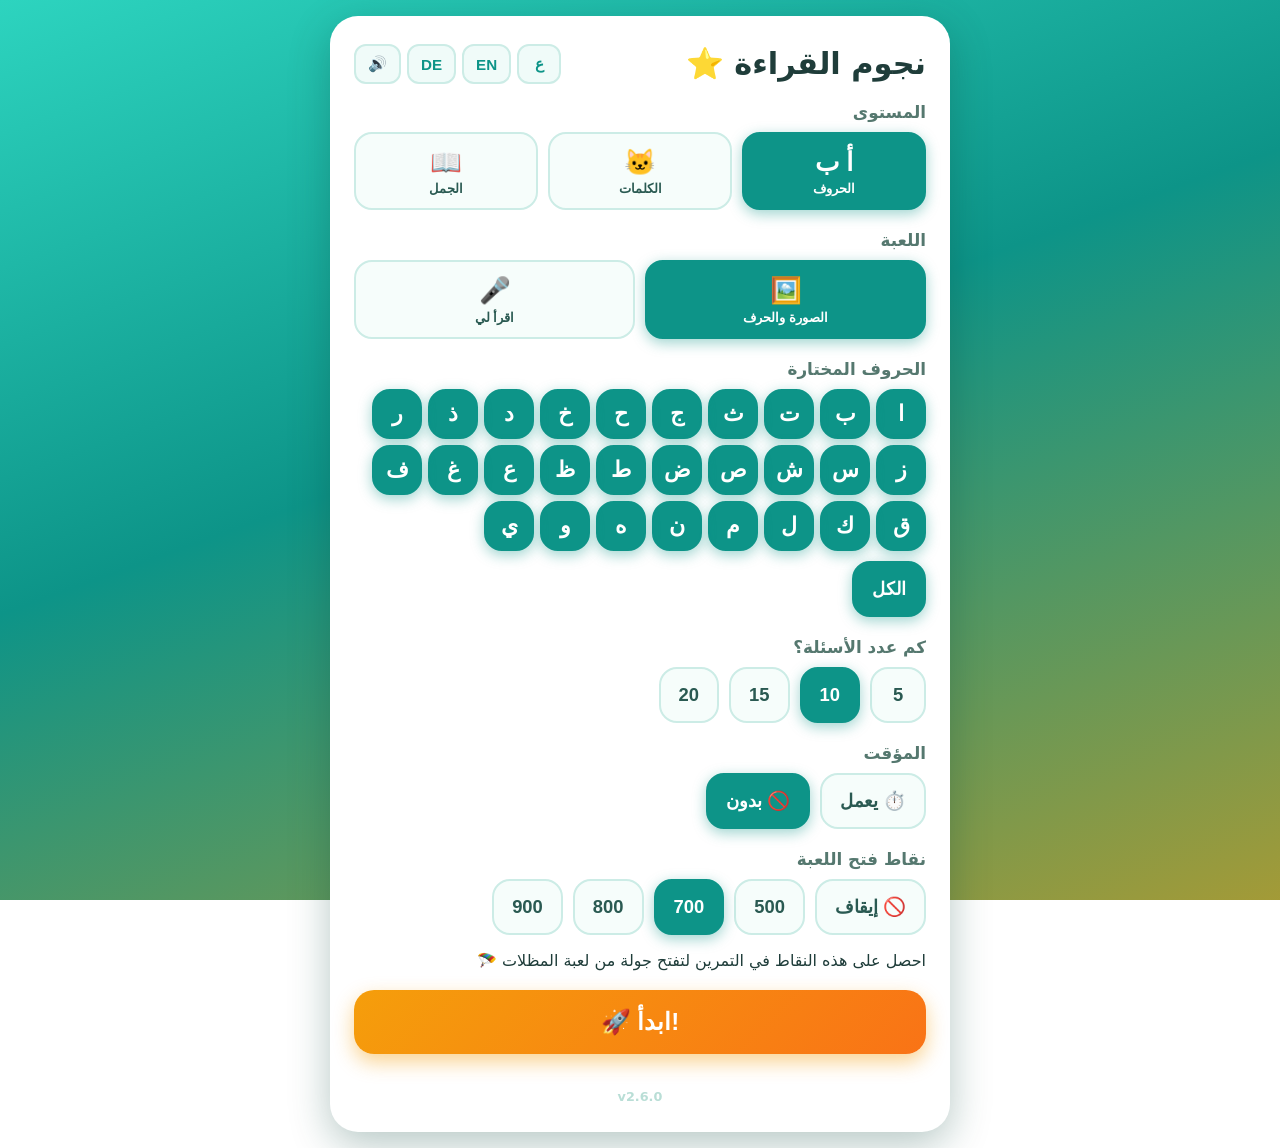
<file: index.html>
<!DOCTYPE html>
<html lang="ar" dir="rtl">
<head>
  <meta charset="UTF-8">
  <meta name="viewport" content="width=device-width, initial-scale=1.0, maximum-scale=1.0, user-scalable=no, viewport-fit=cover">
  <title>Reading Stars</title>
  <link rel="manifest" href="manifest.json">
  <link rel="stylesheet" href="style.css?v=2.6.0">
  <link rel="icon" href="icon.svg" type="image/svg+xml">
  <link rel="apple-touch-icon" href="icon-192.png">
  <meta name="apple-mobile-web-app-capable" content="yes">
  <meta name="mobile-web-app-capable" content="yes">
  <meta name="apple-mobile-web-app-status-bar-style" content="default">
  <meta name="apple-mobile-web-app-title" content="Reading Stars">
  <meta name="theme-color" content="#0d9488">
</head>
<body>

  <!-- ============ SETUP SCREEN ============ -->
  <section id="screen-setup" class="screen active">
    <div class="card">
      <div class="setup-top">
        <h1 id="t-title">نجوم القراءة ⭐</h1>
        <div class="lang-row" id="lang-row">
          <button class="lang-chip" data-lang="ar" type="button">ع</button>
          <button class="lang-chip" data-lang="en" type="button">EN</button>
          <button class="lang-chip" data-lang="de" type="button">DE</button>
          <button class="lang-chip sound-btn" id="btn-sound" type="button">🔊</button>
        </div>
      </div>

      <div class="setup-group">
        <h2 id="t-level">المستوى</h2>
        <div class="chip-row" id="level-row">
          <button class="chip op-chip" data-level="letters" type="button"><span class="op-sym">أ ب</span><span class="op-name" data-t="lvlLetters">الحروف</span></button>
          <button class="chip op-chip" data-level="words"   type="button"><span class="op-sym">🐱</span><span class="op-name" data-t="lvlWords">الكلمات</span></button>
          <button class="chip op-chip" data-level="sent"    type="button"><span class="op-sym">📖</span><span class="op-name" data-t="lvlSent">الجمل</span></button>
        </div>
      </div>

      <div class="setup-group">
        <h2 id="t-mode">اللعبة</h2>
        <div class="chip-row" id="mode-row">
          <button class="chip op-chip" data-mode="match" type="button"><span class="op-sym">🖼️</span><span class="op-name" data-t="modeMatch">الصورة والحرف</span></button>
          <button class="chip op-chip" data-mode="missing" type="button"><span class="op-sym">▢</span><span class="op-name" data-t="modeMissing">الحرف الناقص</span></button>
          <button class="chip op-chip" data-mode="connect" type="button"><span class="op-sym">🔗</span><span class="op-name" data-t="modeConnect">وصّل</span></button>
          <button class="chip op-chip" data-mode="build" type="button"><span class="op-sym">🧩</span><span class="op-name" data-t="modeBuild">رتّب</span></button>
          <button class="chip op-chip" data-mode="read"  type="button"><span class="op-sym">🎤</span><span class="op-name" data-t="modeRead">اقرأ لي</span></button>
        </div>
      </div>

      <div class="setup-group" id="letters-group">
        <h2 id="t-letters">الحروف المختارة</h2>
        <div class="chip-row letters" id="letters-row" dir="rtl"></div>
        <button class="chip all-chip" id="btn-all" type="button">الكل</button>
      </div>

      <div class="setup-group">
        <h2 id="t-count">كم عدد الأسئلة؟</h2>
        <div class="chip-row" id="count-row"></div>
      </div>

      <div class="setup-group" id="timer-group">
        <h2 id="t-timer">المؤقت</h2>
        <div class="chip-row" id="timer-row">
          <button class="chip" data-timed="1" type="button" data-t="timerOn">⏱️ يعمل</button>
          <button class="chip" data-timed="0" type="button" data-t="timerOff">🚫 بدون</button>
        </div>
      </div>

      <div class="setup-group" id="game-group">
        <h2 id="t-game">نقاط فتح اللعبة</h2>
        <div class="chip-row" id="game-row">
          <button class="chip" data-game="0" type="button" data-t="gameOff">🚫 إيقاف</button>
          <button class="chip" data-game="500" type="button" dir="ltr">500</button>
          <button class="chip" data-game="700" type="button" dir="ltr">700</button>
          <button class="chip" data-game="800" type="button" dir="ltr">800</button>
          <button class="chip" data-game="900" type="button" dir="ltr">900</button>
        </div>
        <p class="group-note" id="game-note"></p>
      </div>

      <button id="btn-start" class="big-btn" type="button" disabled>!ابدأ 🚀</button>
      <p id="setup-hint" class="hint"></p>
      <p class="version" id="app-version" dir="ltr"></p>
    </div>
  </section>

  <!-- ============ QUIZ SCREEN ============ -->
  <section id="screen-quiz" class="screen">
    <div class="quiz-wrap">
      <div class="quiz-top">
        <button id="btn-quit" class="quit-btn" type="button">✕</button>
        <div class="progress-text" id="progress-text" dir="ltr">1 / 10</div>
        <div class="score-pill" id="score-pill" dir="ltr">⭐ 0</div>
      </div>

      <div class="timebar-row" id="timebar-row" dir="ltr">
        <div class="timebar-track"><div class="timebar" id="timebar"></div></div>
        <div class="time-left" id="time-left">15</div>
      </div>

      <div class="question-area">
        <div class="instruction" id="instruction"></div>
        <div class="prompt-row">
          <div class="prompt" id="prompt" dir="rtl"></div>
        </div>
        <div class="built" id="built" dir="rtl" hidden></div>
        <div class="feedback" id="feedback"></div>
      </div>

      <div class="cards" id="cards" dir="rtl"></div>

      <div class="builder" id="builder" hidden>
        <div class="tiles" id="tiles" dir="rtl"></div>
      </div>

      <div class="connect" id="connect" hidden dir="rtl">
        <div class="c-col" id="c-pics"></div>
        <div class="c-col" id="c-words"></div>
      </div>

      <div class="order" id="order" hidden>
        <div class="slots" id="slots" dir="rtl"></div>
        <div class="pool" id="pool" dir="rtl"></div>
      </div>

      <div class="grade" id="grade" hidden dir="ltr">
        <button id="btn-bad" class="grade-btn bad" type="button">✗</button>
        <button id="btn-good" class="grade-btn good" type="button">✓</button>
      </div>
    </div>
  </section>

  <!-- ============ RESULTS SCREEN ============ -->
  <section id="screen-results" class="screen">
    <div class="card results-card">
      <div class="stars" id="stars">⭐⭐⭐</div>
      <h1 id="t-score">نتيجتك</h1>
      <div class="final-score" id="final-score" dir="ltr">850 <span class="of-1000">/ 1000</span></div>
      <div class="sub-score" id="sub-score" dir="ltr">✓ 9 / 10</div>
      <div class="best-line" id="best-line"></div>
      <p class="cheer" id="cheer"></p>

      <div class="missed" id="missed-wrap" hidden>
        <h2 id="t-review">راجع هذه</h2>
        <ul id="missed-list" dir="rtl"></ul>
      </div>

      <button id="btn-play-game" class="big-btn game-btn" type="button" hidden>!العب لعبة المظلات 🪂</button>
      <button id="btn-again" class="big-btn" type="button">العب مرة أخرى 🔁</button>
      <button id="btn-settings" class="big-btn secondary" type="button">غيّر الإعدادات ⚙️</button>
    </div>
  </section>

  <!-- ============ FALLING PICTURES GAME ============ -->
  <section id="screen-game" class="screen">
    <div class="game-wrap">
      <div class="quiz-top">
        <button id="btn-game-quit" class="quit-btn" type="button">✕</button>
        <div class="progress-text" id="game-lives" dir="ltr">❤️❤️❤️</div>
        <div class="score-pill" id="game-score" dir="ltr">🪂 0</div>
      </div>

      <div class="sky" id="sky">
        <div class="game-over" id="game-over" hidden>
          <div class="go-title" id="go-title">انتهت اللعبة! 🪂</div>
          <div class="go-score" id="go-score" dir="ltr">0</div>
          <div class="best-line" id="go-best"></div>
          <button class="big-btn" id="btn-game-done" type="button">OK</button>
        </div>
      </div>

      <div class="game-entry-box" id="game-entry" dir="rtl" hidden>&nbsp;</div>
      <div class="lkeys" id="game-letters" dir="rtl"></div>
    </div>
  </section>

  <script src="app.js?v=2.6.0"></script>
</body>
</html>
</file>
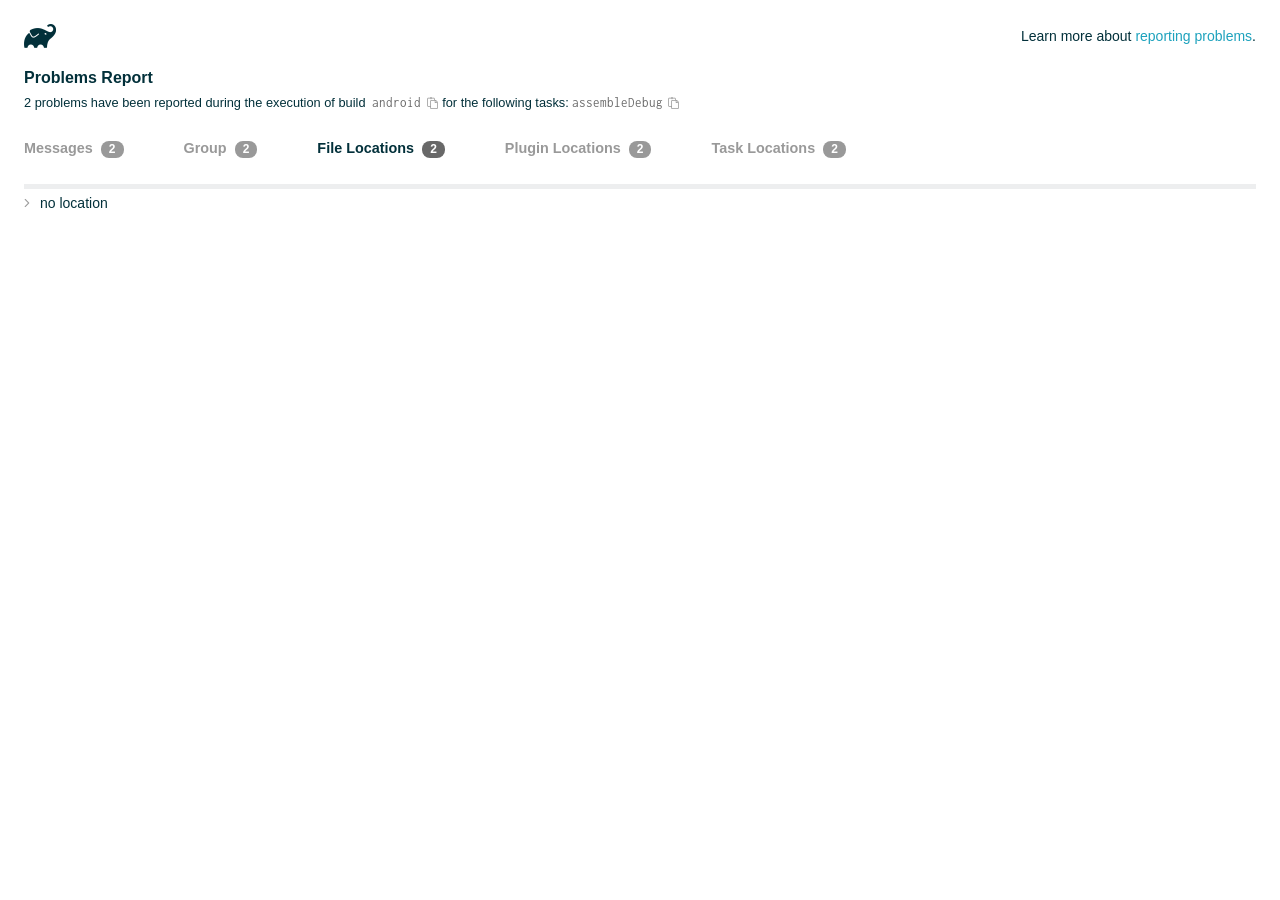
<file: android/build/reports/problems/problems-report.html>
<!DOCTYPE html>

<html lang="en">
<head>
    <!-- Required meta tags -->
    <meta charset="utf-8">
    <meta name="viewport" content="width=device-width, initial-scale=1, shrink-to-fit=no">

                    <style type="text/css">
                /*! normalize.css v7.0.0 | MIT License | github.com/necolas/normalize.css */
html {
    line-height: 1.15;
    -ms-text-size-adjust: 100%;
    -webkit-text-size-adjust: 100%
}

body {
    margin: 0
}

article, aside, footer, header, nav, section {
    display: block
}

h1 {
    font-size: 2em;
    margin: .67em 0
}

figcaption, figure, main {
    display: block
}

figure {
    margin: 1em 40px
}

hr {
    box-sizing: content-box;
    height: 0;
    overflow: visible
}

pre {
    font-family: monospace, monospace;
    font-size: 1em
}

a {
    background-color: transparent;
    -webkit-text-decoration-skip: objects
}

abbr[title] {
    border-bottom: none;
    text-decoration: underline;
    text-decoration: underline dotted
}

b, strong {
    font-weight: inherit
}

b, strong {
    font-weight: bolder
}

code, kbd, samp {
    font-family: monospace, monospace;
    font-size: 1em
}

dfn {
    font-style: italic
}

mark {
    background-color: #ff0;
    color: #000
}

small {
    font-size: 80%
}

sub, sup {
    font-size: 75%;
    line-height: 0;
    position: relative;
    vertical-align: baseline
}

sub {
    bottom: -.25em
}

sup {
    top: -.5em
}

audio, video {
    display: inline-block
}

audio:not([controls]) {
    display: none;
    height: 0
}

img {
    border-style: none
}

svg:not(:root) {
    overflow: hidden
}

button, input, optgroup, select, textarea {
    font-family: sans-serif;
    font-size: 100%;
    line-height: 1.15;
    margin: 0
}

button, input {
    overflow: visible
}

button, select {
    text-transform: none
}

[type=reset], [type=submit], button, html [type=button] {
    -webkit-appearance: button
}

[type=button]::-moz-focus-inner, [type=reset]::-moz-focus-inner, [type=submit]::-moz-focus-inner, button::-moz-focus-inner {
    border-style: none;
    padding: 0
}

[type=button]:-moz-focusring, [type=reset]:-moz-focusring, [type=submit]:-moz-focusring, button:-moz-focusring {
    outline: 1px dotted ButtonText
}

fieldset {
    padding: .35em .75em .625em
}

legend {
    box-sizing: border-box;
    color: inherit;
    display: table;
    max-width: 100%;
    padding: 0;
    white-space: normal
}

progress {
    display: inline-block;
    vertical-align: baseline
}

textarea {
    overflow: auto
}

[type=checkbox], [type=radio] {
    box-sizing: border-box;
    padding: 0
}

[type=number]::-webkit-inner-spin-button, [type=number]::-webkit-outer-spin-button {
    height: auto
}

[type=search] {
    -webkit-appearance: textfield;
    outline-offset: -2px
}

[type=search]::-webkit-search-cancel-button, [type=search]::-webkit-search-decoration {
    -webkit-appearance: none
}

::-webkit-file-upload-button {
    -webkit-appearance: button;
    font: inherit
}

details, menu {
    display: block
}

summary {
    display: list-item
}

canvas {
    display: inline-block
}

template {
    display: none
}

[hidden] {
    display: none
}

/* configuration cache styles */

.report-wrapper {
    margin: 0;
    padding: 0 24px;
}

.gradle-logo {
    width: 32px;
    height: 24px;
    background-image: url("[data-uri]");
    background-size: contain;
}

.header {
    display: flex;
    flex-wrap: wrap;
    top: 0;
    left: 0;
    width: 100%;
    padding-top: 24px;
    background-color: white;
}

.learn-more {
    margin-left: auto;
    align-self: center;
    font-size: 0.875rem;
    font-weight: normal;
}

.title {
    display: flex;
    align-items: center;
    padding: 18px 0 24px 0;
    flex: 1 0 100%;
}

.content {
    font-size: 0.875rem;
    white-space: nowrap;
}

.content ol:first-of-type {
    margin: 0;
}

.tree-btn {
    cursor: pointer;
    display: inline-block;
    width: 16px;
    height: 16px;
    background-size: contain;
    background-repeat: no-repeat;
    vertical-align: middle;
    margin-top: -0.2em;
}

.tree-btn.collapsed {
    background-image: url('data:image/svg+xml;utf8,<svg xmlns="http://www.w3.org/2000/svg" viewBox="0 0 192 512"><path d="M166.9 264.5l-117.8 116c-4.7 4.7-12.3 4.7-17 0l-7.1-7.1c-4.7-4.7-4.7-12.3 0-17L127.3 256 25.1 155.6c-4.7-4.7-4.7-12.3 0-17l7.1-7.1c4.7-4.7 12.3-4.7 17 0l117.8 116c4.6 4.7 4.6 12.3-.1 17z" fill="%23999999" stroke="%23999999"/></svg>');
}

.tree-btn.expanded {
    background-image: url('data:image/svg+xml;utf8,<svg xmlns="http://www.w3.org/2000/svg" viewBox="0 0 256 512"><path d="M119.5 326.9L3.5 209.1c-4.7-4.7-4.7-12.3 0-17l7.1-7.1c4.7-4.7 12.3-4.7 17 0L128 287.3l100.4-102.2c4.7-4.7 12.3-4.7 17 0l7.1 7.1c4.7 4.7 4.7 12.3 0 17L136.5 327c-4.7 4.6-12.3 4.6-17-.1z" fill="%23999999" stroke="%23999999"/></svg>');
}

ul .tree-btn {
    margin-right: 3px;
}

.leaf-icon {
    display: inline-block;
    width: 16px;
    height: 16px;
    background-image: url('data:image/svg+xml;utf8,<svg xmlns="http://www.w3.org/2000/svg" viewBox="0 0 256 512"><path d="M32 256 H224" stroke="%23999999" stroke-width="48" stroke-linecap="round"/></svg>');
    background-size: contain;
    background-repeat: no-repeat;
    vertical-align: middle;
    margin-top: -0.2em;
}

.invisible-text {
    user-select: all; /* Allow the text to be selectable */
    color: transparent; /* Hide the text */
    text-indent: -9999px; /* Move the text out of view */
    position: relative;
    white-space: pre; /* Preserve meaningful whitespace in the invisible text for copying */
}

.text-for-copy {
    display: inline-block;
}

.enum-icon {
    display: inline-block;
    width: 16px;
    height: 16px;
    background-image: url('data:image/svg+xml;utf8,<svg xmlns="http://www.w3.org/2000/svg" viewBox="0 0 1024 1024"><circle cx="512" cy="512" r="200" /></svg>');
    background-size: contain;
    background-repeat: no-repeat;
    vertical-align: middle;
    margin-inline-start: 0.5ex;
    margin-inline-end: 0.5ex;
    margin-top: -0.2em;
}

.error-icon {
    display: inline-block;
    width: 16px;
    height: 16px;
    background-image: url('data:image/svg+xml;utf8,<svg xmlns="http://www.w3.org/2000/svg" viewBox="0 0 320 512"><path d="M193.94 256L296.5 153.44l21.15-21.15c3.12-3.12 3.12-8.19 0-11.31l-22.63-22.63c-3.12-3.12-8.19-3.12-11.31 0L160 222.06 36.29 98.34c-3.12-3.12-8.19-3.12-11.31 0L2.34 120.97c-3.12 3.12-3.12 8.19 0 11.31L126.06 256 2.34 379.71c-3.12 3.12-3.12 8.19 0 11.31l22.63 22.63c3.12 3.12 8.19 3.12 11.31 0L160 289.94 262.56 392.5l21.15 21.15c3.12 3.12 8.19 3.12 11.31 0l22.63-22.63c3.12-3.12 3.12-8.19 0-11.31L193.94 256z" fill="%23FC461E" stroke="%23FC461E"/></svg>');
    background-size: contain;
    background-repeat: no-repeat;
    vertical-align: middle;
    margin-inline-start: 0.5ex;
    margin-inline-end: 0.5ex;
    margin-top: -0.2em;
}

.advice-icon {
    display: inline-block;
    width: 16px;
    height: 16px;
    background-image: url('data:image/svg+xml;utf8,<svg width="800px" height="800px" viewBox="-4.93 0 122.88 122.88" version="1.1" id="Layer_1" xmlns="http://www.w3.org/2000/svg" xmlns:xlink="http://www.w3.org/1999/xlink"  style="enable-background:new 0 0 113.01 122.88" xml:space="preserve"><g><path d="M44.13,102.06c-1.14,0.03-2.14-0.81-2.3-1.96c-0.17-1.2,0.64-2.31,1.82-2.54c-1.3-7.37-4.85-11.43-8.6-15.72 c-2.92-3.34-5.95-6.81-8.34-11.92c-2.35-5.03-3.64-10.23-3.6-15.63c0.05-5.4,1.42-10.96,4.4-16.71c0.02-0.04,0.04-0.07,0.06-0.11 l0,0c3.91-6.62,9.38-11.04,15.47-13.52c5.11-2.09,10.66-2.8,16.1-2.3c5.42,0.5,10.73,2.2,15.37,4.94 c5.9,3.49,10.75,8.67,13.42,15.21c1.44,3.54,2.42,7.49,2.54,11.82c0.12,4.31-0.62,8.96-2.61,13.88 c-2.66,6.59-6.18,10.68-9.47,14.51c-3.03,3.53-5.85,6.81-7.42,11.84c0.89,0.21,1.59,0.94,1.73,1.9c0.17,1.24-0.7,2.39-1.94,2.56 l-0.77,0.11c-0.14,1.09-0.23,2.26-0.27,3.51l0.25-0.04c1.24-0.17,2.39,0.7,2.56,1.94c0.17,1.24-0.7,2.39-1.94,2.56l-0.78,0.11 c0.01,0.15,0.02,0.3,0.03,0.45l0,0c0.07,0.88,0.08,1.73,0.03,2.54l0.13-0.02c1.25-0.15,2.38,0.74,2.54,1.98 c0.15,1.25-0.74,2.38-1.98,2.54l-1.68,0.21c-1.2,3.11-3.34,5.48-5.87,6.94c-1.74,1.01-3.67,1.59-5.61,1.71 c-1.97,0.12-3.96-0.25-5.78-1.13c-2.08-1.02-3.94-2.71-5.29-5.14c-0.65-0.33-1.13-0.97-1.23-1.75c-0.04-0.31-0.01-0.61,0.07-0.89 c-0.39-1.16-0.68-2.43-0.87-3.83l-0.07,0.01c-1.24,0.17-2.39-0.7-2.56-1.94c-0.17-1.24,0.7-2.39,1.94-2.56l0.54-0.08 C44.19,104.32,44.18,103.16,44.13,102.06L44.13,102.06z M2.18,58.86C1.01,58.89,0.04,57.98,0,56.81c-0.04-1.17,0.88-2.14,2.05-2.18 l8.7-0.3c1.17-0.04,2.14,0.88,2.18,2.05c0.04,1.17-0.88,2.14-2.05,2.18L2.18,58.86L2.18,58.86z M110.68,50.25 c1.16-0.12,2.2,0.73,2.32,1.89c0.12,1.16-0.73,2.2-1.89,2.32l-8.66,0.91c-1.16,0.12-2.2-0.73-2.32-1.89 c-0.12-1.16,0.73-2.2,1.89-2.32L110.68,50.25L110.68,50.25z M94.91,14.78c0.65-0.97,1.96-1.23,2.93-0.58 c0.97,0.65,1.23,1.96,0.58,2.93l-4.84,7.24c-0.65,0.97-1.96,1.23-2.93,0.58c-0.97-0.65-1.23-1.96-0.58-2.93L94.91,14.78 L94.91,14.78z M57.63,2.06c0.03-1.17,1-2.09,2.16-2.06c1.17,0.03,2.09,1,2.06,2.16l-0.22,8.7c-0.03,1.17-1,2.09-2.16,2.06 c-1.17-0.03-2.09-1-2.06-2.16L57.63,2.06L57.63,2.06z M13.88,15.53c-0.86-0.8-0.9-2.14-0.11-2.99c0.8-0.86,2.14-0.9,2.99-0.11 l6.37,5.94c0.86,0.8,0.9,2.14,0.11,2.99c-0.8,0.86-2.14,0.9-2.99,0.11L13.88,15.53L13.88,15.53z M47.88,96.95l18.49-2.63 c1.59-6.7,5.05-10.73,8.8-15.08c3.08-3.58,6.36-7.4,8.76-13.34c1.76-4.35,2.41-8.43,2.31-12.19c-0.1-3.75-0.96-7.21-2.24-10.34 c-2.3-5.63-6.51-10.11-11.65-13.15c-4.11-2.43-8.8-3.94-13.59-4.37c-4.77-0.44-9.64,0.19-14.13,2.02 c-5.26,2.15-9.99,5.97-13.39,11.72c-2.64,5.12-3.86,10.02-3.9,14.73c-0.04,4.74,1.11,9.33,3.2,13.8c2.13,4.56,4.97,7.8,7.69,10.92 C42.47,83.9,46.48,88.49,47.88,96.95L47.88,96.95z M65.62,99.02l-17.27,2.45c0.05,1.1,0.07,2.25,0.05,3.47l17.05-2.42 C65.47,101.29,65.52,100.12,65.62,99.02L65.62,99.02z M48.49,109.52c0.12,0.92,0.3,1.76,0.53,2.54l16.55-2.04 c0.11-0.86,0.13-1.77,0.05-2.74l0,0l0-0.02l-0.01-0.17L48.49,109.52L48.49,109.52z M51.37,116.36c0.64,0.67,1.35,1.19,2.1,1.55 c1.15,0.56,2.42,0.79,3.67,0.72c1.29-0.08,2.57-0.47,3.74-1.15c1.1-0.64,2.09-1.53,2.88-2.65L51.37,116.36L51.37,116.36z"/></g></svg>');
    background-size: contain;
    background-repeat: no-repeat;
    vertical-align: middle;
    margin-inline-start: 0.5ex;
    margin-inline-end: 0.5ex;
    margin-top: -0.2em;
}

.warning-icon {
    display: inline-block;
    width: 13px;
    height: 13px;
    background-image: url('data:image/svg+xml;utf8,<svg xmlns="http://www.w3.org/2000/svg" viewBox="0 0 576 512"><path d="M270.2 160h35.5c3.4 0 6.1 2.8 6 6.2l-7.5 196c-.1 3.2-2.8 5.8-6 5.8h-20.5c-3.2 0-5.9-2.5-6-5.8l-7.5-196c-.1-3.4 2.6-6.2 6-6.2zM288 388c-15.5 0-28 12.5-28 28s12.5 28 28 28 28-12.5 28-28-12.5-28-28-28zm281.5 52L329.6 24c-18.4-32-64.7-32-83.2 0L6.5 440c-18.4 31.9 4.6 72 41.6 72H528c36.8 0 60-40 41.5-72zM528 480H48c-12.3 0-20-13.3-13.9-24l240-416c6.1-10.6 21.6-10.7 27.7 0l240 416c6.2 10.6-1.5 24-13.8 24z" fill="%23DEAD22" stroke="%23DEAD22"/></svg>');
    background-size: contain;
    background-repeat: no-repeat;
    vertical-align: middle;
    margin-inline-start: 0.3ex;
    margin-inline-end: 1.1ex;
    margin-top: -0.1em;
}

.documentation-button {
    cursor: pointer;
    display: inline-block;
    width: 13px;
    height: 13px;
    background-image: url('data:image/svg+xml;utf8,<svg xmlns="http://www.w3.org/2000/svg" viewBox="0 0 512 512"><path d="M256 340c-15.464 0-28 12.536-28 28s12.536 28 28 28 28-12.536 28-28-12.536-28-28-28zm7.67-24h-16c-6.627 0-12-5.373-12-12v-.381c0-70.343 77.44-63.619 77.44-107.408 0-20.016-17.761-40.211-57.44-40.211-29.144 0-44.265 9.649-59.211 28.692-3.908 4.98-11.054 5.995-16.248 2.376l-13.134-9.15c-5.625-3.919-6.86-11.771-2.645-17.177C185.658 133.514 210.842 116 255.67 116c52.32 0 97.44 29.751 97.44 80.211 0 67.414-77.44 63.849-77.44 107.408V304c0 6.627-5.373 12-12 12zM256 40c118.621 0 216 96.075 216 216 0 119.291-96.61 216-216 216-119.244 0-216-96.562-216-216 0-119.203 96.602-216 216-216m0-32C119.043 8 8 119.083 8 256c0 136.997 111.043 248 248 248s248-111.003 248-248C504 119.083 392.957 8 256 8z" fill="%23999999" stroke="%23999999"/></svg>');
    background-size: contain;
    background-repeat: no-repeat;
    vertical-align: middle;
    margin-inline-start: 0.5ex;
    margin-inline-end: 0.5ex;
    margin-top: -0.2em;
}

.documentation-button::selection {
    color: transparent;
}

.documentation-button:hover {
    color: transparent;
}

.copy-button {
    cursor: pointer;
    display: inline-block;
    width: 12px;
    height: 12px;
    background-image: url('data:image/svg+xml;utf8,<svg xmlns="http://www.w3.org/2000/svg" viewBox="0 0 448 512"><path d="M433.941 193.941l-51.882-51.882A48 48 0 0 0 348.118 128H320V80c0-26.51-21.49-48-48-48h-66.752C198.643 13.377 180.858 0 160 0s-38.643 13.377-45.248 32H48C21.49 32 0 53.49 0 80v288c0 26.51 21.49 48 48 48h80v48c0 26.51 21.49 48 48 48h224c26.51 0 48-21.49 48-48V227.882a48 48 0 0 0-14.059-33.941zm-22.627 22.627a15.888 15.888 0 0 1 4.195 7.432H352v-63.509a15.88 15.88 0 0 1 7.431 4.195l51.883 51.882zM160 30c9.941 0 18 8.059 18 18s-8.059 18-18 18-18-8.059-18-18 8.059-18 18-18zM48 384c-8.822 0-16-7.178-16-16V80c0-8.822 7.178-16 16-16h66.752c6.605 18.623 24.389 32 45.248 32s38.643-13.377 45.248-32H272c8.822 0 16 7.178 16 16v48H176c-26.51 0-48 21.49-48 48v208H48zm352 96H176c-8.822 0-16-7.178-16-16V176c0-8.822 7.178-16 16-16h144v72c0 13.2 10.8 24 24 24h72v208c0 8.822-7.178 16-16 16z" fill="%23999999" stroke="%23999999"/></svg>');
    background-size: contain;
    background-repeat: no-repeat;
    vertical-align: middle;
    margin-inline-start: 0.5ex;
    margin-top: -0.2em;
}

.groups{
    display: flex;
    border-bottom: 1px solid #EDEEEF;
    flex: 1 0 100%;
}

.uncategorized {
    display: flex;
    border-top: 4px solid #EDEEEF;
    flex: 1 0 100%;
}

.group-selector {
    padding: 0 52px 24px 0;
    font-size: 0.9rem;
    font-weight: bold;
    color: #999999;
    cursor: pointer;
}

.group-selector__count {
    margin: 0 8px;
    border-radius: 8px;
    background-color: #999;
    color: #fff;
    padding: 1px 8px 2px;
    font-size: 0.75rem;
}

.group-selector--active {
    color: #02303A;
    cursor: auto;
}

.group-selector--active .group-selector__count {
    background-color: #686868;
}

.group-selector--disabled {
    cursor: not-allowed;
}

.accordion-header {
    cursor: pointer;
}

.container {
    padding-left: 0.5em;
    padding-right: 0.5em;
}

.stacktrace {
    border-radius: 4px;
    overflow-x: auto;
    padding: 0.5rem;
    margin-bottom: 0;
    min-width: 1000px;
}

/* Lato (bold, regular) */
@font-face {
    font-display: swap;
    font-family: Lato;
    font-weight: 500;
    font-style: normal;
    src: url("https://assets.gradle.com/lato/fonts/lato-semibold/lato-semibold.woff2") format("woff2"),
    url("https://assets.gradle.com/lato/fonts/lato-semibold/lato-semibold.woff") format("woff");
}

@font-face {
    font-display: swap;
    font-family: Lato;
    font-weight: bold;
    font-style: normal;
    src: url("https://assets.gradle.com/lato/fonts/lato-bold/lato-bold.woff2") format("woff2"),
    url("https://assets.gradle.com/lato/fonts/lato-bold/lato-bold.woff") format("woff");
}

* {
    -webkit-box-sizing: border-box;
    -moz-box-sizing: border-box;
    box-sizing: border-box;
}

html,
body {
    margin: 0;
    padding: 0;
}

html {
    font-family: "Lato", "Helvetica Neue", Arial, sans-serif;
    font-size: 16px;
    font-weight: 400;
    line-height: 1.5;
}

body {
    color: #02303A;
    background-color: #ffffff;
    -webkit-text-size-adjust: 100%;
    -ms-text-size-adjust: 100%;
    -webkit-font-smoothing: antialiased;
}


/* typography */
h1, h2, h3, h4, h5, h6 {
    color: #02303A;
    text-rendering: optimizeLegibility;
    margin: 0;
}

h1 {
    font-size: 1rem;
}

h2 {
    font-size: 0.9rem;
}

h3 {
    font-size: 1.125rem;
}

h4, h5, h6 {
    font-size: 0.875rem;
}

h1 code {
    font-weight: bold;
}

ul, ol, dl {
    list-style-position: outside;
    line-height: 1.6;
    padding: 0;
    margin: 0 0 0 20px;
    list-style-type: none;
}

li {
    line-height: 2;
}

a {
    color: #1DA2BD;
    text-decoration: none;
    transition: all 0.3s ease, visibility 0s;
}

a:hover {
    color: #35c1e4;
}

/* code */
code, pre {
    font-family: Inconsolata, Monaco, "Courier New", monospace;
    font-style: normal;
    font-variant-ligatures: normal;
    font-variant-caps: normal;
    font-variant-numeric: normal;
    font-variant-east-asian: normal;
    font-weight: normal;
    font-stretch: normal;
    color: #686868;
}

*:not(pre) > code {
    letter-spacing: 0;
    padding: 0.1em 0.5ex;
    text-rendering: optimizeSpeed;
    word-spacing: -0.15em;
    word-wrap: break-word;
}

pre {
    font-size: 0.75rem;
    line-height: 1.8;
    margin-top: 0;
    margin-bottom: 1.5em;
    padding: 1rem;
}

pre code {
    background-color: transparent;
    color: inherit;
    line-height: 1.8;
    font-size: 100%;
    padding: 0;
}

a code {
    color: #1BA8CB;
}

pre.code, pre.programlisting, pre.screen, pre.tt {
    background-color: #f7f7f8;
    border-radius: 4px;
    font-size: 1em;
    line-height: 1.45;
    margin-bottom: 1.25em;
    overflow-x: auto;
    padding: 1rem;
}

li em, p em {
    padding: 0 1px;
}

code em, tt em {
    text-decoration: none;
}

code + .copy-button {
    margin-inline-start: 0.2ex;
}

.java-exception {
    font-size: 0.75rem;
    padding-left: 24px;
}

.java-exception ul {
    margin: 0;
    line-height: inherit;
}

.java-exception code {
    white-space: pre;
}

.java-exception-part-toggle {
    user-select: none;
    cursor: pointer;
    border-radius: 2px;
    padding: 0.1em 0.2em;
    background: azure;
    color: #686868;
}

                </style>
    <!-- Inconsolata is used as a default monospace font in the report. -->
    <link rel="stylesheet" href="https://fonts.googleapis.com/css?family=Inconsolata:400,700" />

    <title>Gradle Configuration Cache</title>
</head>
<body>

<div id="playground"></div>

<div class="report" id="report">
    Loading...
</div>

<script type="text/javascript">
function configurationCacheProblems() { return (
// begin-report-data
{"diagnostics":[{"locations":[{"pluginId":"com.android.internal.application"}],"problem":[{"text":"Declaring dependencies using multi-string notation has been deprecated."}],"severity":"WARNING","problemDetails":[{"text":"This will fail with an error in Gradle 10."}],"contextualLabel":"Declaring dependencies using multi-string notation has been deprecated.","documentationLink":"https://docs.gradle.org/9.2.1/userguide/upgrading_version_9.html#dependency_multi_string_notation","problemId":[{"name":"deprecation","displayName":"Deprecation"},{"name":"declaring-dependencies-using-multi-string-notation","displayName":"Declaring dependencies using multi-string notation has been deprecated."}],"solutions":[[{"text":"Please use single-string notation instead: \"com.android.tools.lint:lint-gradle:31.11.1\"."}]]},{"locations":[{"pluginId":"com.android.internal.application"}],"problem":[{"text":"Declaring dependencies using multi-string notation has been deprecated."}],"severity":"WARNING","problemDetails":[{"text":"This will fail with an error in Gradle 10."}],"contextualLabel":"Declaring dependencies using multi-string notation has been deprecated.","documentationLink":"https://docs.gradle.org/9.2.1/userguide/upgrading_version_9.html#dependency_multi_string_notation","problemId":[{"name":"deprecation","displayName":"Deprecation"},{"name":"declaring-dependencies-using-multi-string-notation","displayName":"Declaring dependencies using multi-string notation has been deprecated."}],"solutions":[[{"text":"Please use single-string notation instead: \"com.android.tools.build:aapt2:8.11.1-12782657:linux\"."}]]}],"problemsReport":{"totalProblemCount":2,"buildName":"android","requestedTasks":"assembleDebug","documentationLink":"https://docs.gradle.org/9.2.1/userguide/reporting_problems.html","documentationLinkCaption":"Problem report","summaries":[]}}
// end-report-data
);}
</script>
                <script type="text/javascript">
                !function(n,t){"object"==typeof exports&&"object"==typeof module?module.exports=t():"function"==typeof define&&define.amd?define([],t):"object"==typeof exports?exports["configuration-cache-report"]=t():n["configuration-cache-report"]=t()}(globalThis,()=>{return void 0===Math.imul&&(Math.imul=function(n,t){return(4294901760&n)*(65535&t)+(65535&n)*(0|t)|0}),void 0===ArrayBuffer.isView&&(ArrayBuffer.isView=function(n){return null!=n&&null!=n.__proto__&&n.__proto__.__proto__===Int8Array.prototype.__proto__}),void 0===Array.prototype.fill&&Object.defineProperty(Array.prototype,"fill",{value:function(n){if(null==this)throw new TypeError("this is null or not defined");for(var t=Object(this),r=t.length>>>0,i=0|arguments[1],e=i<0?Math.max(r+i,0):Math.min(i,r),u=arguments[2],o=void 0===u?r:0|u,a=o<0?Math.max(r+o,0):Math.min(o,r);e<a;)t[e]=n,e++;return t}}),[Int8Array,Int16Array,Uint16Array,Int32Array,Float32Array,Float64Array].forEach(function(n){void 0===n.prototype.fill&&Object.defineProperty(n.prototype,"fill",{value:Array.prototype.fill})}),void 0===Math.clz32&&(Math.clz32=(n=Math.log,t=Math.LN2,function(r){var i=r>>>0;return 0===i?32:31-(n(i)/t|0)|0})),globalThis["org.gradle.buildtool.internal:configuration-cache-report"]=function(n){"use strict";var t,r,i,e,u,o,a,f,s,c,h,l,_,v,g,d,w,b,m,p,k,y,q,j,B,C,x,P,S,I,z,T,L,E,M,N,A,F,D,O,R,H,$,G,U,Q,V,W,Y,K,Z,J,X,nn,tn,rn,en,un,on,an,fn,sn,cn,hn,ln,_n,vn,gn,dn,wn,bn,mn,pn,kn,yn,qn,jn,Bn,Cn,xn,Pn,Sn,In,zn,Tn,Ln=Math.imul,En=ArrayBuffer.isView,Mn=Math.clz32;function Nn(){}function An(){}function Fn(){}function Dn(n,t){if(!(t>=0))throw ue($t("Requested element count "+t+" is less than zero."));return function(n,t){if(!(t>=0))throw ue($t("Requested element count "+t+" is less than zero."));if(0===t)return ou();if(t>=n.length)return function(n){switch(n.length){case 0:return ou();case 1:return $r(n[0]);default:return function(n){return oi(function(n,t){return new hu(n,t=t!==b&&t)}(n))}(n)}}(n);if(1===t)return $r(n[0]);var r=0,i=ui(t),e=0,u=n.length;n:for(;e<u;){var o=n[e];if(e=e+1|0,i.h(o),(r=r+1|0)===t)break n}return i}(n,tt(n.length-t|0,0))}function On(n,t,r,i,e,u,o){return t=t===b?", ":t,r=r===b?"":r,i=i===b?"":i,e=e===b?-1:e,u=u===b?"...":u,o=o===b?null:o,function(n,t,r,i,e,u,o,a){r=r===b?", ":r,i=i===b?"":i,e=e===b?"":e,u=u===b?-1:u,o=o===b?"...":o,a=a===b?null:a,t.i(i);var f=0,s=0,c=n.length;n:for(;s<c;){var h=n[s];if(s=s+1|0,(f=f+1|0)>1&&t.i(r),!(u<0||f<=u))break n;Tu(t,h,a)}return u>=0&&f>u&&t.i(o),t.i(e),t}(n,Le(),t,r,i,e,u,o).toString()}function Rn(n){return n.length-1|0}function Hn(n,t,r,i,e,u,o){return t=t===b?", ":t,r=r===b?"":r,i=i===b?"":i,e=e===b?-1:e,u=u===b?"...":u,o=o===b?null:o,$n(n,Le(),t,r,i,e,u,o).toString()}function $n(n,t,r,i,e,u,o,a){r=r===b?", ":r,i=i===b?"":i,e=e===b?"":e,u=u===b?-1:u,o=o===b?"...":o,a=a===b?null:a,t.i(i);var f=0,s=n.j();n:for(;s.k();){var c=s.l();if((f=f+1|0)>1&&t.i(r),!(u<0||f<=u))break n;Tu(t,c,a)}return u>=0&&f>u&&t.i(o),t.i(e),t}function Gn(n){return new nt(n)}function Un(n){if(n.m())throw we("List is empty.");return n.n(0)}function Qn(n){if(zr(n,vt)){var t;switch(n.o()){case 0:t=ou();break;case 1:t=$r(zr(n,_t)?n.n(0):n.j().l());break;default:t=Vn(n)}return t}return au(Zn(n))}function Vn(n){return oi(n)}function Wn(n){if(zr(n,vt)&&n.o()<=1)return Qn(n);var t=Zn(n);return function(n){var t=(n.o()/2|0)-1|0;if(t<0)return k;var r=fu(n),i=0;if(i<=t)do{var e=i;i=i+1|0;var u=n.n(e);n.z1(e,n.n(r)),n.z1(r,u),r=r-1|0}while(e!==t)}(t),t}function Yn(n,t){if(!(t>=0))throw ue($t("Requested element count "+t+" is less than zero."));return function(n,t){if(!(t>=0))throw ue($t("Requested element count "+t+" is less than zero."));if(0===t)return ou();if(zr(n,vt)){if(t>=n.o())return Qn(n);if(1===t)return $r(function(n){if(zr(n,_t))return Un(n);var t=n.j();if(!t.k())throw we("Collection is empty.");return t.l()}(n))}var r=0,i=ui(t),e=n.j();n:for(;e.k();){var u=e.l();if(i.h(u),(r=r+1|0)===t)break n}return au(i)}(n,tt(n.o()-t|0,0))}function Kn(n,t){if(!(t>=0))throw ue($t("Requested element count "+t+" is less than zero."));if(0===t)return ou();var r=n.o();if(t>=r)return Qn(n);if(1===t)return $r(Jn(n));var i=ui(t);if(zr(n,Yi)){var e=r-t|0;if(e<r)do{var u=e;e=e+1|0,i.h(n.n(u))}while(e<r)}else for(var o=n.p(r-t|0);o.k();){var a=o.l();i.h(a)}return i}function Zn(n){return zr(n,vt)?Vn(n):Xn(n,ei())}function Jn(n){if(n.m())throw we("List is empty.");return n.n(fu(n))}function Xn(n,t){for(var r=n.j();r.k();){var i=r.l();t.h(i)}return t}function nt(n){this.r_1=n}function tt(n,t){return n<t?t:n}function rt(n,t){return n>t?t:n}function it(n,t){return E.u(n,t,-1)}function et(n,t){return new bu(n,t)}function ut(n){var t=n.j();if(!t.k())return ou();var r=t.l();if(!t.k())return $r(r);var i=ei();for(i.h(r);t.k();)i.h(t.l());return i}function ot(n){this.v_1=n}function at(n,t){this.w_1=n,this.x_1=t}function ft(n){return n}function st(n,t){return n-t|0}function ct(n){return n}function ht(n){return String.fromCharCode(n)}function lt(){}function _t(){}function vt(){}function gt(){}function dt(){}function wt(){}function bt(){}function mt(n,t){this.g1_1=n,this.h1_1=t}function pt(n){var t=null==n?null:$t(n);return null==t?"null":t}function kt(){t=this,this.j1_1=new yt(0,-2147483648),this.k1_1=new yt(-1,2147483647),this.l1_1=8,this.m1_1=64}function yt(n,r){null==t&&new kt,Fn.call(this),this.n1_1=n,this.o1_1=r}function qt(n){var t=n>>5,r=new Int32Array(t+1|0),i=1<<(31&n);return r[t]=r[t]|i,r}function jt(){}function Bt(n){this.y1_1=n,this.x1_1=0}function Ct(){return It(),r}function xt(){return It(),i}function Pt(){return It(),e}function St(){return It(),u}function It(){a||(a=!0,r=new ArrayBuffer(8),i=new Float64Array(Ct()),new Float32Array(Ct()),e=new Int32Array(Ct()),xt()[0]=-1,u=0!==Pt()[0]?1:0,o=1-St()|0)}function zt(n,t){return Tt(n)?Lt(n,t):n.b(t)}function Tt(n){return"string"==typeof n}function Lt(n,t){return n.charCodeAt(t)}function Et(n){return Tt(n)?n.length:n.a()}function Mt(n,t,r){return Tt(n)?Re(n,t,r):n.c(t,r)}function Nt(n){return $t(n)}function At(n,t){var r;switch(typeof n){case"number":r="number"==typeof t?Ft(n,t):t instanceof yt?Ft(n,t.v1()):Dt(n,t);break;case"string":case"boolean":r=Dt(n,t);break;default:r=function(n,t){return n.d(t)}(n,t)}return r}function Ft(n,t){var r;if(n<t)r=-1;else if(n>t)r=1;else if(n===t){var i;if(0!==n)i=0;else{var e=1/n;i=e===1/t?0:e<0?-1:1}r=i}else r=n!=n?t!=t?0:1:-1;return r}function Dt(n,t){return n<t?-1:n>t?1:0}function Ot(n){if(!("kotlinHashCodeValue$"in n)){var t=Rt(),r=new Object;r.value=t,r.enumerable=!1,Object.defineProperty(n,"kotlinHashCodeValue$",r)}return n.kotlinHashCodeValue$}function Rt(){return 4294967296*Math.random()|0}function Ht(n){return n=n===b?null:n,Object.create(n)}function $t(n){return null==n?"null":function(n){return t=n,Array.isArray(t)||En(n);var t}(n)?"[...]":"function"!=typeof n.toString?function(n){return Object.prototype.toString.call(n)}(n):n.toString()}function Gt(n){if(null==n)return 0;var t,r=typeof n;switch(r){case"object":t="function"==typeof n.hashCode?n.hashCode():Ot(n);break;case"function":t=Ot(n);break;case"number":t=function(n){return It(),(0|n)===n?Sr(n):(xt()[0]=n,Ln(Pt()[(It(),o)],31)+Pt()[St()]|0)}(n);break;case"boolean":t=Ut(n);break;case"string":t=Qt(String(n));break;case"bigint":t=function(n){for(var t=BigInt(32),r=BigInt(4294967295),i=n<0?-n:n,e=0,u=n<0?-1:1;0!=i;){var o=Number(i&r);e=Ln(31,e)+o|0,i>>=t}return Ln(e,u)}(n);break;case"symbol":t=function(n){var t,r=(t=n,Symbol.keyFor(t)!=b?(f===b&&(f=new Map),f):(s===b&&(s=new WeakMap),s)),i=r.get(n);if(i!==b)return i;var e=Rt();return r.set(n,e),e}(n);break;default:t=function(){throw new Error("Unexpected typeof `"+r+"`")}()}return t}function Ut(n){return n?1231:1237}function Qt(n){var t=0,r=0,i=n.length-1|0;if(r<=i)do{var e=r;r=r+1|0;var u=n.charCodeAt(e);t=Ln(t,31)+u|0}while(e!==i);return t}function Vt(n,t){return null==n?null==t:null!=t&&("object"==typeof n&&"function"==typeof n.equals?n.equals(t):n!=n?t!=t:"number"==typeof n&&"number"==typeof t?n===t&&(0!==n||1/n==1/t):n===t)}function Wt(n,t){null!=Error.captureStackTrace?Error.captureStackTrace(n,t):n.stack=(new Error).stack}function Yt(n){return n.prototype}function Kt(n){return n===b}function Zt(n,t,r){Jt(n,"message",function(n,t){var r;if(Kt(n)){var i;if(Kt(t))i=n;else{var e=null==t?null:t.toString();i=null==e?b:e}r=i}else r=null==n?b:n;return r}(t,r)),Jt(n,"cause",r),Jt(n,"name",Object.getPrototypeOf(n).constructor.name)}function Jt(n,t,r){Object.defineProperty(n,t,{configurable:!0,writable:!0,value:r})}function Xt(n){var t;return null==n?function(){throw Ce()}():t=n,t}function nr(){throw Pe()}function tr(){throw Ie()}function rr(){return qr(),c}function ir(){return qr(),h}function er(){return qr(),l}function ur(){return qr(),v}function or(){return qr(),g}function ar(n,t){if(qr(),_r(n,t))return 0;var r=gr(n),i=gr(t);return r&&!i?-1:!r&&i?1:gr(sr(n,t))?-1:1}function fr(n,t){qr();var r=n.o1_1>>>16|0,i=65535&n.o1_1,e=n.n1_1>>>16|0,u=65535&n.n1_1,o=t.o1_1>>>16|0,a=65535&t.o1_1,f=t.n1_1>>>16|0,s=0,c=0,h=0,l=0;return s=(s=s+((c=(c=c+((h=(h=h+((l=l+(u+(65535&t.n1_1)|0)|0)>>>16|0)|0)+(e+f|0)|0)>>>16|0)|0)+(i+a|0)|0)>>>16|0)|0)+(r+o|0)|0,new yt((h&=65535)<<16|(l&=65535),(s&=65535)<<16|(c&=65535))}function sr(n,t){return qr(),fr(n,t.s1())}function cr(n,t){if(qr(),dr(n))return rr();if(dr(t))return rr();if(_r(n,ur()))return wr(t)?ur():rr();if(_r(t,ur()))return wr(n)?ur():rr();if(gr(n))return gr(t)?cr(br(n),br(t)):br(cr(br(n),t));if(gr(t))return br(cr(n,br(t)));if(mr(n,or())&&mr(t,or()))return pr(hr(n)*hr(t));var r=n.o1_1>>>16|0,i=65535&n.o1_1,e=n.n1_1>>>16|0,u=65535&n.n1_1,o=t.o1_1>>>16|0,a=65535&t.o1_1,f=t.n1_1>>>16|0,s=65535&t.n1_1,c=0,h=0,l=0,_=0;return l=l+((_=_+Ln(u,s)|0)>>>16|0)|0,_&=65535,h=(h=h+((l=l+Ln(e,s)|0)>>>16|0)|0)+((l=(l&=65535)+Ln(u,f)|0)>>>16|0)|0,l&=65535,c=(c=(c=c+((h=h+Ln(i,s)|0)>>>16|0)|0)+((h=(h&=65535)+Ln(e,f)|0)>>>16|0)|0)+((h=(h&=65535)+Ln(u,a)|0)>>>16|0)|0,h&=65535,c=c+(((Ln(r,s)+Ln(i,f)|0)+Ln(e,a)|0)+Ln(u,o)|0)|0,new yt(l<<16|_,(c&=65535)<<16|h)}function hr(n){return qr(),4294967296*n.o1_1+function(n){return qr(),n.n1_1>=0?n.n1_1:4294967296+n.n1_1}(n)}function lr(n,t){if(qr(),t<2||36<t)throw ie("radix out of range: "+t);if(dr(n))return"0";if(gr(n)){if(_r(n,ur())){var r=vr(t),i=n.r1(r),e=sr(cr(i,r),n).u1();return lr(i,t)+e.toString(t)}return"-"+lr(br(n),t)}for(var u=2===t?31:t<=10?9:t<=21?7:t<=35?6:5,o=pr(Math.pow(t,u)),a=n,f="";;){var s=a.r1(o),c=sr(a,cr(s,o)).u1().toString(t);if(dr(a=s))return c+f;for(;c.length<u;)c="0"+c;f=c+f}}function _r(n,t){return qr(),n.o1_1===t.o1_1&&n.n1_1===t.n1_1}function vr(n){return qr(),new yt(n,n<0?-1:0)}function gr(n){return qr(),n.o1_1<0}function dr(n){return qr(),0===n.o1_1&&0===n.n1_1}function wr(n){return qr(),!(1&~n.n1_1)}function br(n){return qr(),n.s1()}function mr(n,t){return qr(),ar(n,t)<0}function pr(n){if(qr(),(t=n)!=t)return rr();if(n<=-0x8000000000000000)return ur();if(n+1>=0x8000000000000000)return qr(),_;if(n<0)return br(pr(-n));var t,r=4294967296;return new yt(n%r|0,n/r|0)}function kr(n,t){return qr(),ar(n,t)>0}function yr(n,t){return qr(),ar(n,t)>=0}function qr(){d||(d=!0,c=vr(0),h=vr(1),l=vr(-1),_=new yt(-1,2147483647),v=new yt(0,-2147483648),g=vr(16777216))}function jr(n,t,r,i,e,u,o,a,f){null!=e&&(t.prototype=Object.create(e.prototype),t.prototype.constructor=t);var s=function(n,t,r,i,e,u){return{kind:n,simpleName:t,associatedObjectKey:i,associatedObjects:e,suspendArity:u,$kClass$:b,defaultConstructor:r,iid:"interface"===n?(w===b&&(w=0),w=w+1|0):b}}(n,r,i,a,f,o);t.$metadata$=s,null!=u&&((Vt(s.iid,b)?t.prototype:t).$imask$=function(n){for(var t=1,r=[],i=0,e=n.length;i<e;){var u=n[i];i=i+1|0;var o=t,a=u.prototype.$imask$,f=null==a?u.$imask$:a;null!=f&&(r.push(f),o=f.length);var s=u.$metadata$.iid,c=null==s?null:qt(s);null!=c&&(r.push(c),o=Math.max(o,c.length)),o>t&&(t=o)}return function(n,t){for(var r=0,i=new Int32Array(n);r<n;){for(var e=r,u=0,o=0,a=t.length;o<a;){var f=t[o];o=o+1|0,e<f.length&&(u|=f[e])}i[e]=u,r=r+1|0}return i}(t,r)}(u))}function Br(n,t,r,i,e,u,o,a){jr("class",n,t,r,i,e,u,o,a)}function Cr(n,t,r,i,e,u,o,a){jr("object",n,t,r,i,e,u,o,a)}function xr(n,t,r,i,e,u,o,a){jr("interface",n,t,r,i,e,u,o,a)}function Pr(n,t,r,i){Cr(n,"Companion",b,t,r,i,b,b)}function Sr(n){return n instanceof yt?n.u1():function(n){return n>2147483647?2147483647:n<-2147483648?-2147483648:0|n}(n)}function Ir(n,t){return new Pu(n,t)}function zr(n,t){return function(n,t){var r=n.$imask$;return null!=r&&function(n,t){var r=t>>5;if(r>n.length)return!1;var i=1<<(31&t);return!(0===(n[r]&i))}(r,t)}(n,t.$metadata$.iid)}function Tr(n){return"string"==typeof n||zr(n,Nn)}function Lr(n){return new fi(n)}function Er(n,t,r){for(var i=new Int32Array(r),e=0,u=0,o=0,a=0,f=n.length;a<f;){var s=Lt(n,a);a=a+1|0;var c=t[ct(s)];if(u|=(31&c)<<o,c<32){var h=e;e=h+1|0,i[h]=u,u=0,o=0}else o=o+5|0}return i}function Mr(n,t){for(var r=0,i=n.length-1|0,e=-1,u=0;r<=i;)if(t>(u=n[e=(r+i|0)/2|0]))r=e+1|0;else{if(t===u)return e;i=e-1|0}return e-(t<u?1:0)|0}function Nr(){m=this;var n="ABCDEFGHIJKLMNOPQRSTUVWXYZabcdefghijklmnopqrstuvwxyz0123456789+/",t=new Int32Array(128),r=0,i=Et(n)-1|0;if(r<=i)do{var e=r;r=r+1|0,t[ct(Lt(n,e))]=e}while(r<=i);var u=Er("[base64]/DxENVNU+B9zCwBwBPPCkDPNnBPqDYY1R8B7FkFgTgwGgwUwmBgKwBuBScmEP/BPPPPPPrBP8B7F1B/ErBqC6B7BiBmBfQsBUwCw/KwqIwLwETPcPjQgJxFgBlBsD",t,222),o=new Int32Array(u.length),a=0,f=u.length-1|0;if(a<=f)do{var s=a;a=a+1|0,o[s]=0===s?u[s]:o[s-1|0]+u[s]|0}while(a<=f);this.a2_1=o,this.b2_1=Er("[base64]/BPPPPPPBPf4FrBjEhBpC3B5BKaWPrBOwCk/KsCuLqDHPbPxPsFtEaaqDL",t,222),this.c2_1=Er("[base64]//v+85BkwvoIsgoyI4yguI0whiwEowri4CoghsJowgqYowgm4DkwgsY/nwnzPowhmYkg6wI8yggZswikwHgxgmIoxgqYkwgk4DkxgmIkgoioBsgssoBgzgyI8g9gL8g9kI0wgwJoxgkoC0wgioFkw/[base64]//3q16B///q1qBH/qlqq9Bholqq9B1i00a1q10qD1op1HkwmigEigiy6Cptogq1Bixo1kDq7/j00B2qgoBWGFm1lz50B6s5q1+BGWhggzhwBFFhgk4//Bo2jigE8wguI8wguI8wgugUog1qoB4qjmIwwi2KgkYHHH4lBgiFWkgIWoghssMmz5smrBZ3q1y50B5sm7gzBtz1smzB5smz50BqzqtmzB5sgzqzBF2/9//5BowgoIwmnkzPkwgk4C8ys65BkgoqI0wgy6FghquZo2giY0ghiIsgh24B4ghsQ8QF/v1q1OFs0O8iCHHF1qggz/B8wg6Iznv+//B08QgohsjK0QGFk7hsQ4gB",t,222)}function Ar(){return null==m&&new Nr,m}function Fr(){p=this,this.d2_1=new Int32Array([170,186,688,704,736,837,890,7468,7544,7579,8305,8319,8336,8560,9424,11388,42652,42864,43e3,43868]),this.e2_1=new Int32Array([1,1,9,2,5,1,1,63,1,37,1,1,13,16,26,2,2,1,2,4])}function Dr(){return null==p&&new Fr,p}function Or(){}function Rr(){}function Hr(n){return function(n){if(n.m())return[];for(var t=n.o(),r=Array(t),i=n.j(),e=0;i.k();){var u=e;e=u+1|0,r[u]=i.l()}return r}(n)}function $r(n){return new fi([n])}function Gr(n){return n<0&&function(){throw ke("Index overflow has happened.")}(),n}function Ur(n){return void 0!==n.toArray?n.toArray():Hr(n)}function Qr(n){return function(n,t){for(var r=0,i=n.length;r<i;){var e=n[r];r=r+1|0,t.h(e)}return t}(i=[n],(t=i.length,r=Ht(Yt(yi)),ki(t,1,r),r));var t,r,i}function Vr(){Ve.call(this)}function Wr(n){this.i2_1=n,this.g2_1=0,this.h2_1=-1}function Yr(n,t){this.m2_1=n,Wr.call(this,n),P.o2(t,this.m2_1.o()),this.g2_1=t}function Kr(){Vr.call(this),this.r2_1=0}function Zr(){iu.call(this),this.y2_1=null,this.z2_1=null}function Jr(){Vr.call(this)}function Xr(n){if(!(n>=0))throw ue($t("capacity must be non-negative."));return Array(n)}function ni(n,t,r){n.fill(null,t,r)}function ti(n,t){return function(n,t){if(!(t>=0))throw ue($t("Invalid new array size: "+t+"."));return function(n,t){var r=n.slice(0,t);void 0!==n.$type$&&(r.$type$=n.$type$);var i=n.length;if(t>i)for(r.length=t;i<t;){var e=i;i=e+1|0,r[e]=null}return r}(n,t)}(n,t)}function ri(){y=this;var n=ui(0);n.g_1=!0,this.h3_1=n}function ii(){return null==y&&new ri,y}function ei(){return n=Ht(Yt(fi)),fi.call(n,[]),n;var n}function ui(n){return function(n,t){if(fi.call(t,[]),!(n>=0))throw ue($t("Negative initial capacity: "+n));return t}(n,Ht(Yt(fi)))}function oi(n){return function(n,t){var r=Ur(n);return fi.call(t,r),t}(n,Ht(Yt(fi)))}function ai(n,t){return P.i3(t,n.o()),t}function fi(n){ii(),Kr.call(this),this.f_1=n,this.g_1=!1}function si(n,t,r,i,e){if(r===i)return n;var u=(r+i|0)/2|0,o=si(n,t,r,u,e),a=si(n,t,u+1|0,i,e),f=o===t?n:t,s=r,c=u+1|0,h=r;if(h<=i)do{var l=h;if(h=h+1|0,s<=u&&c<=i){var _=o[s],v=a[c];e.compare(_,v)<=0?(f[l]=_,s=s+1|0):(f[l]=v,c=c+1|0)}else s<=u?(f[l]=o[s],s=s+1|0):(f[l]=a[c],c=c+1|0)}while(l!==i);return f}function ci(n,t){return(3&n)-(3&t)|0}function hi(n){return function(n,t){Zr.call(t),_i.call(t),t.p3_1=n}(Ci(),n),n}function li(){return hi(Ht(Yt(_i)))}function _i(){this.q3_1=null}function vi(n){Vr.call(this),this.s3_1=n}function gi(n){di.call(this,n)}function di(n){Jr.call(this),this.z3_1=n}function wi(n){this.f4_1=n}function bi(n){Vr.call(this),this.g4_1=n}function mi(n,t){return Jr.call(t),yi.call(t),t.h4_1=n,t}function pi(n){return mi(Ci(),n),n}function ki(n,t,r){return mi(function(n,t){return function(n,t,r){if(xi(n,r),!(t>0))throw ue($t("Non-positive load factor: "+t));return r}(n,t,Ht(Yt($i)))}(n,t),r),r}function yi(){}function qi(n,t){return 0===(r=Ln(tt(t,1),3))?0:1<<31-Mn(r);var r}function ji(n,t){return Mn(t)+1|0}function Bi(n){if(n.t4_1.q4_1!==n.v4_1)throw je("The backing map has been modified after this entry was obtained.")}function Ci(){return xi(8,n=Ht(Yt($i))),n;var n}function xi(n,t){return $i.call(t,Xr(n),null,new Int32Array(n),new Int32Array(qi(0,n)),2,0),t}function Pi(n){return n.j4_1.length}function Si(n){return n.m4_1.length}function Ii(n){n.q4_1=n.q4_1+1|0}function zi(n,t){!function(n,t){var r=Pi(n)-n.o4_1|0,i=n.o4_1-n.o()|0;return r<t&&(i+r|0)>=t&&i>=(Pi(n)/4|0)}(n,t)?function(n,t){if(t<0)throw ve("too many elements");if(t>Pi(n)){var r=P.w4(Pi(n),t);n.j4_1=ti(n.j4_1,r);var i=n,e=n.k4_1;i.k4_1=null==e?null:ti(e,r),n.l4_1=function(n,t){if(!(t>=0))throw ue($t("Invalid new array size: "+t+"."));return function(n,t){for(var r=n.length,i=t.length,e=0,u=t;e<r&&e<i;){var o=e,a=e;e=a+1|0,u[o]=n[a]}return t}(n,new Int32Array(t))}(n.l4_1,r);var u=qi(0,r);u>Si(n)&&Ei(n,u)}}(n,n.o4_1+t|0):Li(n,!0)}function Ti(n,t){return null==t?0:Ln(Gt(t),-1640531527)>>>n.p4_1|0}function Li(n,t){for(var r=0,i=0,e=n.k4_1;r<n.o4_1;){var u=n.l4_1[r];u>=0&&(n.j4_1[i]=n.j4_1[r],null!=e&&(e[i]=e[r]),t&&(n.l4_1[i]=u,n.m4_1[u]=i+1|0),i=i+1|0),r=r+1|0}ni(n.j4_1,i,n.o4_1),null==e||ni(e,i,n.o4_1),n.o4_1=i}function Ei(n,t){Ii(n),n.o4_1>n.r4_1&&Li(n,!1),n.m4_1=new Int32Array(t),n.p4_1=ji(0,t);for(var r=0;r<n.o4_1;){var i=r;if(r=i+1|0,!Mi(n,i))throw ae("This cannot happen with fixed magic multiplier and grow-only hash array. Have object hashCodes changed?")}}function Mi(n,t){for(var r=Ti(n,n.j4_1[t]),i=n.n4_1;;){if(0===n.m4_1[r])return n.m4_1[r]=t+1|0,n.l4_1[t]=r,!0;if((i=i-1|0)<0)return!1;var e=r;r=e-1|0,0===e&&(r=Si(n)-1|0)}}function Ni(n,t){for(var r=Ti(n,t),i=n.n4_1;;){var e=n.m4_1[r];if(0===e)return-1;if(e>0&&Vt(n.j4_1[e-1|0],t))return e-1|0;if((i=i-1|0)<0)return-1;var u=r;r=u-1|0,0===u&&(r=Si(n)-1|0)}}function Ai(){this.x4_1=-1640531527,this.y4_1=8,this.z4_1=2,this.a5_1=-1}function Fi(n){this.b5_1=n,this.c5_1=0,this.d5_1=-1,this.e5_1=this.b5_1.q4_1,this.f5()}function Di(n){Fi.call(this,n)}function Oi(n){Fi.call(this,n)}function Ri(n){Fi.call(this,n)}function Hi(n,t){this.t4_1=n,this.u4_1=t,this.v4_1=this.t4_1.q4_1}function $i(n,t,r,i,e,u){this.j4_1=n,this.k4_1=t,this.l4_1=r,this.m4_1=i,this.n4_1=e,this.o4_1=u,this.p4_1=ji(0,Si(this)),this.q4_1=0,this.r4_1=0,this.s4_1=!1}function Gi(){}function Ui(){return hi(n=Ht(Yt(Qi))),Qi.call(n),n;var n}function Qi(){}function Vi(){return pi(n=Ht(Yt(Wi))),Wi.call(n),n;var n}function Wi(){}function Yi(){}function Ki(){}function Zi(n){Ki.call(this),this.k6_1=n}function Ji(){Xi.call(this)}function Xi(){Ki.call(this),this.m6_1=""}function ne(){if(!B){B=!0;var n="undefined"!=typeof process&&process.versions&&!!process.versions.node;j=n?new Zi(process.stdout):new Ji}}function te(n){return Zt(n),ee.call(n),n}function re(n,t){return Zt(t,n),ee.call(t),t}function ie(n){var t=re(n,Ht(Yt(ee)));return Wt(t,ie),t}function ee(){Wt(this,ee)}function ue(n){var t=function(n,t){return _e(n,t),oe.call(t),t}(n,Ht(Yt(oe)));return Wt(t,ue),t}function oe(){Wt(this,oe)}function ae(n){var t=function(n,t){return _e(n,t),fe.call(t),t}(n,Ht(Yt(fe)));return Wt(t,ae),t}function fe(){Wt(this,fe)}function se(){var n,t=(le(n=Ht(Yt(he))),he.call(n),n);return Wt(t,se),t}function ce(n){var t=function(n,t){return _e(n,t),he.call(t),t}(n,Ht(Yt(he)));return Wt(t,ce),t}function he(){Wt(this,he)}function le(n){return te(n),ge.call(n),n}function _e(n,t){return re(n,t),ge.call(t),t}function ve(n){var t=_e(n,Ht(Yt(ge)));return Wt(t,ve),t}function ge(){Wt(this,ge)}function de(){var n,t=(le(n=Ht(Yt(be))),be.call(n),n);return Wt(t,de),t}function we(n){var t=function(n,t){return _e(n,t),be.call(t),t}(n,Ht(Yt(be)));return Wt(t,we),t}function be(){Wt(this,be)}function me(n){var t=function(n,t){return _e(n,t),pe.call(t),t}(n,Ht(Yt(pe)));return Wt(t,me),t}function pe(){Wt(this,pe)}function ke(n){var t=function(n,t){return _e(n,t),ye.call(t),t}(n,Ht(Yt(ye)));return Wt(t,ke),t}function ye(){Wt(this,ye)}function qe(){var n,t=(le(n=Ht(Yt(Be))),Be.call(n),n);return Wt(t,qe),t}function je(n){var t=function(n,t){return _e(n,t),Be.call(t),t}(n,Ht(Yt(Be)));return Wt(t,je),t}function Be(){Wt(this,Be)}function Ce(){var n,t=(le(n=Ht(Yt(xe))),xe.call(n),n);return Wt(t,Ce),t}function xe(){Wt(this,xe)}function Pe(){var n,t=(le(n=Ht(Yt(Se))),Se.call(n),n);return Wt(t,Pe),t}function Se(){Wt(this,Se)}function Ie(){var n,t=(le(n=Ht(Yt(ze))),ze.call(n),n);return Wt(t,Ie),t}function ze(){Wt(this,ze)}function Te(n){return Ee.call(n,""),n}function Le(){return Te(Ht(Yt(Ee)))}function Ee(n){this.v5_1=n}function Me(n){var t=ht(n).toUpperCase();return t.length>1?n:Lt(t,0)}function Ne(n){return function(n){return 9<=n&&n<=13||28<=n&&n<=32||160===n||n>4096&&(5760===n||8192<=n&&n<=8202||8232===n||8233===n||8239===n||8287===n||12288===n)}(n)}function Ae(){C=this,this.q6_1=new RegExp("[\\\\^$*+?.()|[\\]{}]","g"),this.r6_1=new RegExp("[\\\\$]","g"),this.s6_1=new RegExp("\\$","g")}function Fe(){return null==C&&new Ae,C}function De(n,t){Fe(),this.v6_1=n,this.w6_1=function(n){if(zr(n,vt)){var t;switch(n.o()){case 0:t=yu();break;case 1:t=Qr(zr(n,_t)?n.n(0):n.j().l());break;default:t=Xn(n,(function(n,t,r){ki(n,1,r),Wi.call(r)}(n.o(),0,r=Ht(Yt(Wi))),r))}return t}var r;return function(n){switch(n.o()){case 0:return yu();case 1:return Qr(n.j().l());default:return n}}(Xn(n,Vi()))}(t),this.x6_1=new RegExp(n,Hn(t,"","gu",b,b,b,Oe)),this.y6_1=null,this.z6_1=null}function Oe(n){return n.d7_1}function Re(n,t,r){return Ue(),n.substring(t,r)}function He(n,t){return Ue(),n.substring(t)}function $e(n){this.e7_1=n}function Ge(n,t){return Ue(),function(n,t,r){if(r=r!==b&&r,Ue(),r){var i=n.length,e=t.length,u=Math.min(i,e);if(0===u)return i-e|0;var o=0;if(o<u)do{var a=o;o=o+1|0;var f=Lt(n,a),s=Lt(t,a);if(f!==s&&(f=Me(f))!==(s=Me(s))&&(f=Lt(ht(f).toLowerCase(),0))!==(s=Lt(ht(s).toLowerCase(),0)))return st(f,s)}while(o<u);return i-e|0}return At(n,t)}(n,t,!0)}function Ue(){x||(x=!0,new $e(Ge))}function Qe(n,t,r,i,e,u){return Hu(n,t,r,i,e,u=u!==b&&u)}function Ve(){}function We(n){this.h7_1=n,this.g7_1=0}function Ye(n,t){this.k7_1=n,We.call(this,n),P.o2(t,this.k7_1.o()),this.g7_1=t}function Ke(){this.n2_1=2147483639}function Ze(){Ve.call(this)}function Je(n){this.l7_1=n}function Xe(n,t){return t===n?"(this Map)":pt(t)}function nu(n,t){var r;n:{for(var i=n.s().j();i.k();){var e=i.l();if(Vt(e.a1(),t)){r=e;break n}}r=null}return r}function tu(){}function ru(n){this.m7_1=n,Ve.call(this)}function iu(){this.c3_1=null,this.d3_1=null}function eu(){}function uu(n){return n.length>0?Lr(n):ou()}function ou(){return null==I&&new su,I}function au(n){switch(n.o()){case 0:return ou();case 1:return $r(n.n(0));default:return n}}function fu(n){return n.o()-1|0}function su(){I=this,this.n7_1=new yt(-1478467534,-1720727600)}function cu(){}function hu(n,t){this.o7_1=n,this.p7_1=t}function lu(n,t){return zr(n,vt)?n.o():t}function _u(n,t){if(zr(t,vt))return n.q(t);for(var r=!1,i=t.j();i.k();){var e=i.l();n.h(e)&&(r=!0)}return r}function vu(){}function gu(n,t){this.s7_1=n,this.r7_1=n.t7_1.p(function(n,t){if(!(0<=t&&t<=n.o()))throw me("Position index "+t+" must be in range ["+Ir(0,n.o()).toString()+"].");return n.o()-t|0}(n,t))}function du(n){Ze.call(this),this.t7_1=n}function wu(n){this.v7_1=n,this.u7_1=n.w7_1.j()}function bu(n,t){this.w7_1=n,this.x7_1=t}function mu(n){for(;n.y7_1.k();){var t=n.y7_1.l();if(n.b8_1.e8_1(t)===n.b8_1.d8_1)return n.a8_1=t,n.z7_1=1,k}n.z7_1=0}function pu(n){this.b8_1=n,this.y7_1=n.c8_1.j(),this.z7_1=-1,this.a8_1=null}function ku(n,t,r){t=t===b||t,this.c8_1=n,this.d8_1=t,this.e8_1=r}function yu(){return null==T&&new qu,T}function qu(){T=this,this.f8_1=new yt(1993859828,793161749)}function ju(n,t,r){return Bu(Bu(n,r)-Bu(t,r)|0,r)}function Bu(n,t){var r=n%t|0;return r>=0?r:r+t|0}function Cu(){L=this,this.t_1=new Pu(1,0)}function xu(){return null==L&&new Cu,L}function Pu(n,t){xu(),zu.call(this,n,t,1)}function Su(n,t,r){vu.call(this),this.p8_1=r,this.q8_1=t,this.r8_1=this.p8_1>0?n<=t:n>=t,this.s8_1=this.r8_1?n:this.q8_1}function Iu(){}function zu(n,t,r){if(0===r)throw ue("Step must be non-zero.");if(-2147483648===r)throw ue("Step must be greater than Int.MIN_VALUE to avoid overflow on negation.");this.l8_1=n,this.m8_1=function(n,t,r){var i;if(r>0)i=n>=t?t:t-ju(t,n,r)|0;else{if(!(r<0))throw ue("Step is zero.");i=n<=t?t:t+ju(n,t,0|-r)|0}return i}(n,t,r),this.n8_1=r}function Tu(n,t,r){null!=r?n.i(r(t)):null==t||Tr(t)?n.i(t):t instanceof lt?n.y5(t.t8_1):n.i($t(t))}function Lu(n,t,r){if(n===t)return!0;if(!(r=r!==b&&r))return!1;var i=Me(n),e=Me(t);return i===e||Lt(ht(i).toLowerCase(),0)===Lt(ht(e).toLowerCase(),0)}function Eu(n,t,r,i){if(r=r!==b&&r,i=i===b?0:i,1===t.length){var e=t[0];if(0!==Et(e))return function(n,t,r,i){$u(i);var e=0,u=Mu(n,t,e,r);if(-1===u||1===i)return $r($t(n));var o=i>0,a=ui(o?rt(i,10):10);n:do{var f=$t(Mt(n,e,u));if(a.h(f),e=u+t.length|0,o&&a.o()===(i-1|0))break n;u=Mu(n,t,e,r)}while(-1!==u);var s=$t(Mt(n,e,Et(n)));return a.h(s),a}(n,e,r,i)}for(var u=function(n){return new ot(n)}(function(n,t,r,i,e){r=r===b?0:r,i=i!==b&&i,$u(e=e===b?0:e);var u,o,a=Lr(t);return new Qu(n,r,e,(u=a,o=i,function(n,t){var r=function(n,t,r,i){if(!i&&1===t.o()){var e=function(n){if(zr(n,_t))return function(n){var t;switch(n.o()){case 0:throw we("List is empty.");case 1:t=n.n(0);break;default:throw ue("List has more than one element.")}return t}(n);var t=n.j();if(!t.k())throw we("Collection is empty.");var r=t.l();if(t.k())throw ue("Collection has more than one element.");return r}(t),u=Mu(n,e,r);return u<0?null:Yu(u,e)}var o=Ir(tt(r,0),Et(n));if("string"==typeof n){var a=o.l8_1,f=o.m8_1,s=o.n8_1;if(s>0&&a<=f||s<0&&f<=a)do{var c,h=a;a=a+s|0;n:{for(var l=t.j();l.k();){var _=l.l();if(Qe(_,0,n,h,_.length,i)){c=_;break n}}c=null}if(null!=c)return Yu(h,c)}while(h!==f)}else{var v=o.l8_1,g=o.m8_1,d=o.n8_1;if(d>0&&v<=g||d<0&&g<=v)do{var w,b=v;v=v+d|0;n:{for(var m=t.j();m.k();){var p=m.l();if(Hu(p,0,n,b,p.length,i)){w=p;break n}}w=null}if(null!=w)return Yu(b,w)}while(b!==g)}return null}(n,u,t,o);return null==r?null:Yu(r.m9_1,r.n9_1.length)}))}(n,t,b,r,i)),o=ui(lu(u,10)),a=u.j();a.k();){var f=Ou(n,a.l());o.h(f)}return o}function Mu(n,t,r,i){return r=r===b?0:r,(i=i!==b&&i)||"string"!=typeof n?Nu(n,t,r,Et(n),i):n.indexOf(t,r)}function Nu(n,t,r,i,e,u){var o=(u=u!==b&&u)?it(rt(r,Ru(n)),tt(i,0)):Ir(tt(r,0),rt(i,Et(n)));if("string"==typeof n&&"string"==typeof t){var a=o.l8_1,f=o.m8_1,s=o.n8_1;if(s>0&&a<=f||s<0&&f<=a)do{var c=a;if(a=a+s|0,Qe(t,0,n,c,t.length,e))return c}while(c!==f)}else{var h=o.l8_1,l=o.m8_1,_=o.n8_1;if(_>0&&h<=l||_<0&&l<=h)do{var v=h;if(h=h+_|0,Hu(t,0,n,v,Et(t),e))return v}while(v!==l)}return-1}function Au(n){var t=0,r=Et(n)-1|0,i=!1;n:for(;t<=r;){var e=Ne(zt(n,i?r:t));if(i){if(!e)break n;r=r-1|0}else e?t=t+1|0:i=!0}return Mt(n,t,r+1|0)}function Fu(){this.u8_1=0,this.v8_1=1,this.w8_1=2}function Du(n){this.x8_1=n,this.y8_1=0,this.z8_1=0,this.a9_1=0,this.b9_1=0}function Ou(n,t){return $t(Mt(n,t.k8(),t.o8()+1|0))}function Ru(n){return Et(n)-1|0}function Hu(n,t,r,i,e,u){if(i<0||t<0||t>(Et(n)-e|0)||i>(Et(r)-e|0))return!1;var o=0;if(o<e)do{var a=o;if(o=o+1|0,!Lu(zt(n,t+a|0),zt(r,i+a|0),u))return!1}while(o<e);return!0}function $u(n){if(!(n>=0))throw ue($t("Limit must be non-negative, but was "+n));return k}function Gu(n){if(n.e9_1<0)n.c9_1=0,n.f9_1=null;else{var t;if(n.h9_1.k9_1>0?(n.g9_1=n.g9_1+1|0,t=n.g9_1>=n.h9_1.k9_1):t=!1,t||n.e9_1>Et(n.h9_1.i9_1))n.f9_1=Ir(n.d9_1,Ru(n.h9_1.i9_1)),n.e9_1=-1;else{var r=n.h9_1.l9_1(n.h9_1.i9_1,n.e9_1);if(null==r)n.f9_1=Ir(n.d9_1,Ru(n.h9_1.i9_1)),n.e9_1=-1;else{var i=r.o9(),e=r.p9();n.f9_1=function(n,t){return t<=-2147483648?xu().t_1:Ir(n,t-1|0)}(n.d9_1,i),n.d9_1=i+e|0,n.e9_1=n.d9_1+(0===e?1:0)|0}}n.c9_1=1}}function Uu(n){this.h9_1=n,this.c9_1=-1,this.d9_1=function(n,t,r){if(0>r)throw ue("Cannot coerce value to an empty range: maximum "+r+" is less than minimum 0.");return n<0?0:n>r?r:n}(n.j9_1,0,Et(n.i9_1)),this.e9_1=this.d9_1,this.f9_1=null,this.g9_1=0}function Qu(n,t,r,i){this.i9_1=n,this.j9_1=t,this.k9_1=r,this.l9_1=i}function Vu(n){this.q9_1=n}function Wu(n,t){this.m9_1=n,this.n9_1=t}function Yu(n,t){return new Wu(n,t)}function Ku(n,t){var r,i=n.className;return(r="(^|.*\\s+)"+t+"($|\\s+.*)",function(n,t){return De.call(t,n,yu()),t}(r,Ht(Yt(De)))).a7(i)}function Zu(n,t){this.r9_1=n,this.s9_1=t}function Ju(n){this.t9_1=n}function Xu(n,t,r){var i,e=Ya(),u=ho(),o=Wa().ja(t),a=ho();if(0===Et(r))i=Ua();else{var f=n.la_1,s=null==f?null:new Ju(f).y9(r,"Copy reference to the clipboard");i=null==s?Ua():s}return e.ma([u,o,a,i])}function no(n){n=n===b?null:n,this.la_1=n}function to(n,t,r){co.call(this),this.pa_1=n,this.qa_1=t,this.ra_1=r}function ro(n,t){this.ua_1=n,this.va_1=t}function io(n,t,r){r=r===b?null:r,co.call(this),this.ya_1=n,this.za_1=t,this.ab_1=r}function eo(n,t,r){r=r===b?null:r,co.call(this),this.bb_1=n,this.cb_1=t,this.db_1=r}function uo(n){co.call(this),this.eb_1=n}function oo(n){co.call(this),this.fb_1=n}function ao(n){co.call(this),this.gb_1=n}function fo(n){co.call(this),this.hb_1=n}function so(n){co.call(this),this.ib_1=n}function co(){}function ho(){return bo(),M}function lo(){return bo(),N}function _o(){return bo(),A}function vo(){return bo(),F}function go(n){return bo(),Ya().jb(cf(wo),n)}function wo(n){return bo(),n.kb(["invisible-text","text-for-copy"]),k}function bo(){D||(D=!0,M=go("`"),N=go(" "),A=go("("),F=go(")"))}function mo(n,t){co.call(this),this.lb_1=n,this.mb_1=t}function po(n){co.call(this),this.nb_1=n}function ko(n,t){co.call(this),this.ob_1=n,this.pb_1=t}function yo(n){co.call(this),this.qb_1=n}function qo(n){co.call(this),this.rb_1=n}function jo(n){co.call(this),this.sb_1=n}function Bo(n,t,r){co.call(this),this.tb_1=n,this.ub_1=t,this.vb_1=r}function Co(n){co.call(this),this.wb_1=n}function xo(n){co.call(this),this.xb_1=n}function Po(n){return n.bc_1.zb_1.o()}function So(){if(G)return k;G=!0,O=new No("Inputs",0,"Build configuration inputs"),R=new No("ByMessage",1,"Problems grouped by message"),H=new No("ByLocation",2,"Problems grouped by location"),$=new No("IncompatibleTasks",3,"Incompatible tasks")}function Io(n){Us.call(this),this.cc_1=n}function zo(n){Us.call(this),this.ec_1=n}function To(n){Us.call(this),this.fc_1=n}function Lo(n){Us.call(this),this.gc_1=n}function Eo(n){Ao.call(this),this.hc_1=n}function Mo(n,t,r,i,e,u,o,a){this.ic_1=n,this.jc_1=t,this.kc_1=r,this.lc_1=i,this.mc_1=e,this.nc_1=u,this.oc_1=o,this.pc_1=a}function No(n,t,r){mt.call(this,n,t),this.uc_1=r}function Ao(){Vs.call(this)}function Fo(n,t){var r=Va(),i=cf(Yo),e=Va().ba(cf(Ko),[]),u=function(n,t){var r,i=Va(),e=cf(ta),u=Ya().ja("Learn more about the "),o=nf();return i.ba(e,[u,o.jb(cf((r=t,function(n){return n.fd(r.xc_1),k})),t.wc_1),Ya().ja(".")])}(0,t.kc_1),o=Va().ba(cf(Zo),[Oo(0,t)]),a=Va();return r.ba(i,[e,u,o,a.ba(cf(Jo),[Go(0,ra(),t.pc_1,Po(t.nc_1)),Go(0,ia(),t.pc_1,Po(t.lc_1)),Go(0,ea(),t.pc_1,Po(t.mc_1)),Go(0,ua(),t.pc_1,Po(t.oc_1))])])}function Do(n,t){var r,i,e=Va(),u=cf(Xo);switch(t.pc_1.h1_1){case 0:r=Qo(0,t.nc_1,((i=function(n){return new To(n)}).callableName="<init>",i));break;case 3:r=Qo(0,t.oc_1,function(){var n=function(n){return new Lo(n)};return n.callableName="<init>",n}());break;case 1:r=Qo(0,t.lc_1,function(){var n=function(n){return new zo(n)};return n.callableName="<init>",n}());break;case 2:r=Qo(0,t.mc_1,function(){var n=function(n){return new Io(n)};return n.callableName="<init>",n}());break;default:nr()}return e.ba(u,[r])}function Oo(n,t){return Va().ma([$o(0,t),Ro(0,t)])}function Ro(n,t){for(var r=Va(),i=t.jc_1,e=ei(),u=0,o=i.j();o.k();){var a=o.l(),f=u;u=f+1|0,_u(e,0===Gr(f)?$r(Ho(0,a)):uu([tf().ma([]),Ho(0,a)]))}return r.ka(e)}function Ho(n,t){return Ka().ma([Js(t)])}function $o(n,t){return Qa().ma([Ks().na(t.ic_1)])}function Go(n,t,r,i){var e,u,o;return Va().ba(cf((e=i,u=t,o=r,function(n){return n.w9("group-selector"),0===e?n.w9("group-selector--disabled"):u.equals(o)?n.w9("group-selector--active"):n.x9(function(n){return function(t){return new Eo(n)}}(u)),k})),[Ya().vc(t.uc_1,[Uo(0,i)])])}function Uo(n,t){return Ya().ba(cf(na),[lo(),_o(),Ya().ja(""+t),vo()])}function Qo(n,t,r){return function(n,t,r){var i,e=Va(),u=Za();return e.ma([u.ka(Tf(t,(i=r,function(n){var t,r=n.gd().yb_1;return r instanceof io?uc(i,((t=function(n){return Vo(0,n)}).callableName="viewNode",t),n,r.ya_1,r.za_1,Ws()):r instanceof eo?uc(i,function(){var n=function(n){return Vo(0,n)};return n.callableName="viewNode",n}(),n,r.bb_1,r.cb_1,Ys()):r instanceof mo?uc(i,function(){var n=function(n){return Vo(0,n)};return n.callableName="viewNode",n}(),n,r.lb_1,r.mb_1,b,Uo(0,n.gd().zb_1.o())):r instanceof to?ec(i,n,r):uc(i,function(){var n=function(n){return Vo(0,n)};return n.callableName="viewNode",n}(),n,r)})))])}(0,t.bc_1.yc().zc(),r)}function Vo(n,t){var r;return t instanceof po?Xs((r=t,function(n){return n.id("project "),n.jd(r.nb_1),k})):t instanceof Bo?Xs(function(n){return function(t){return t.id(n.tb_1+" "),t.jd(n.ub_1),t.id(" of "),t.jd(n.vb_1),k}}(t)):t instanceof jo?Xs(function(n){return function(t){return t.id("system property "),t.jd(n.sb_1),k}}(t)):t instanceof ko?Xs(function(n){return function(t){return t.id("task "),t.jd(n.ob_1),t.id(" of type "),t.jd(n.pb_1),k}}(t)):t instanceof qo?Xs(function(n){return function(t){return t.id("bean of type "),t.jd(n.rb_1),k}}(t)):t instanceof Co?Xs(function(n){return function(t){return t.id(n.wb_1),k}}(t)):t instanceof xo?Xs(function(n){return function(t){return t.id("class "),t.jd(n.xb_1),k}}(t)):t instanceof so?Xs(function(n){return function(t){return t.id(n.ib_1),k}}(t)):t instanceof uo?Js(t.eb_1):t instanceof fo?aa(t):Ya().ja($t(t))}function Wo(n){return n.w9("report-wrapper"),k}function Yo(n){return n.w9("header"),k}function Ko(n){return n.w9("gradle-logo"),k}function Zo(n){return n.w9("title"),k}function Jo(n){return n.w9("groups"),k}function Xo(n){return n.w9("content"),k}function na(n){return n.w9("group-selector__count"),k}function ta(n){return n.w9("learn-more"),k}function ra(){return So(),O}function ia(){return So(),R}function ea(){return So(),H}function ua(){return So(),$}function oa(){}function aa(n){var t;return nf().ba(cf((t=n,function(n){return n.w9("documentation-button"),n.fd(t.hb_1),k})),[])}function fa(n,t,r){this.od_1=n,this.pd_1=t,this.qd_1=r}function sa(n,t,r){this.rd_1=n,this.sd_1=t,this.td_1=r}function ca(n,t){for(var r=xa(n),i=t.trace,e=ui(i.length),u=0,o=i.length;u<o;){var a=i[u];u=u+1|0;var f=_a(a);e.h(f)}return new fa(t,r,e)}function ha(n,t){var r,i=null==(r=t.od_1.error)?null:va(r);null==i||n.h(i)}function la(n){return function(n,t,r){var i=null==n.error?null:new io(t,r);return null==i?new eo(t,r):i}(n.od_1,new uo(n.pd_1),wa(n.od_1))}function _a(n){var t;switch(n.kind){case"Project":t=new po(n.path);break;case"Task":t=new ko(n.path,n.type);break;case"TaskPath":t=new yo(n.path);break;case"Bean":t=new qo(n.type);break;case"Field":t=new Bo("field",n.name,n.declaringType);break;case"InputProperty":t=new Bo("input property",n.name,n.task);break;case"OutputProperty":t=new Bo("output property",n.name,n.task);break;case"SystemProperty":t=new jo(n.name);break;case"PropertyUsage":t=new Bo("property",n.name,n.from);break;case"BuildLogic":t=new Co(n.location);break;case"BuildLogicClass":t=new xo(n.type);break;default:t=new so("Gradle runtime")}return t}function va(n){var t=n.parts;if(null==t){var r=n.summary;return null==r?null:new uo(xa(r))}for(var i=n.summary,e=null==i?null:xa(i),u=ei(),o=0,a=t.length;o<a;){var f=t[o];o=o+1|0;var s=da(f);null==s||u.h(s)}for(var c=Hn(u,"\n"),h=ei(),l=0,_=t.length;l<_;){var v=t[l];l=l+1|0;var g=ga(v);null==g||h.h(g)}return new to(e,c,h)}function ga(n){var t=da(n);if(null==t)return null;var r,i,e=ut(new ku(new Vu(t),!0,Ba));return new ro(e,(r=!(null==n.internalText),i=e.o(),r&&i>1?Sf():null))}function da(n){var t=n.text;return null==t?n.internalText:t}function wa(n){var t=n.documentationLink;return null==t?null:new fo(t)}function ba(n,t){return new pf(ma(n,V.wd(t),Sf()))}function ma(n,t,r){return new zf(n,function(n,t){var r,i=et(Gn(n.s()),Oa);return ut(et(new at(i,new pa(Ca)),(r=t,function(n){return ma(n.o9(),n.p9().zd_1,r)})))}(t,1===Da(t)?If():Sf()),0===Da(t)?Sf():r)}function pa(n){this.xd_1=n}function ka(n){var t=ei(),r=n.pd_1,i=Un(r.fa_1).ia_1,e=$t(Au(Tr(i)?i:tr())),u=r.yd(function(n,t){var r;if(!(t>=0))throw ue($t("Requested element count "+t+" is less than zero."));if(0===t)return Qn(n);if(zr(n,vt)){var i=n.o()-t|0;if(i<=0)return ou();if(1===i)return $r(function(n){if(zr(n,_t))return Jn(n);var t=n.j();if(!t.k())throw we("Collection is empty.");for(var r=t.l();t.k();)r=t.l();return r}(n));if(r=ui(i),zr(n,_t)){if(zr(n,Yi)){var e=t,u=n.o();if(e<u)do{var o=e;e=e+1|0,r.h(n.n(o))}while(e<u)}else for(var a=n.p(t);a.k();){var f=a.l();r.h(f)}return r}}else r=ei();for(var s=0,c=n.j();c.k();){var h=c.l();s>=t?r.h(h):s=s+1|0}return au(r)}(r.fa_1,1));return t.h(new mo(new so(e),wa(n.od_1))),t.h(new uo(u)),t.q(n.qd_1),t.j3()}function ya(n){var t=ei(),r=n.pd_1,i=r.yd(r.fa_1);return t.h(new eo(new uo(i),wa(n.od_1))),t.j3()}function qa(n){var t=ei();return t.h(la(n)),t.q(n.qd_1),ha(t,n),t.j3()}function ja(n){var t=ei();return t.q(new du(n.qd_1)),t.h(la(n)),ha(t,n),t.j3()}function Ba(n){return Et(n)>0}function Ca(n,t){return function(n,t){return n===t?0:null==n?-1:null==t?1:At(null!=n&&("string"===(i=typeof(r=n))||"boolean"===i||function(n){return"number"==typeof n||n instanceof yt}(r)||zr(r,An))?n:tr(),t);var r,i}(pt(n.o9()),pt(t.o9()))}function xa(n){var t;return Q.ud((t=n,function(n){for(var r=t,i=0,e=r.length;i<e;){var u=r[i];i=i+1|0;var o=u.text;null==o||n.id(o);var a=u.name;null==a||n.jd(a)}return k}))}function Pa(n,t){return(0!==(r=n)?r.toString():"No")+" "+Sa(t,n)+" "+Ia(n)+" found";var r}function Sa(n,t){return t<2?n:n+"s"}function Ia(n){return n<=1?"was":"were"}function za(n,t){this.wc_1=n,this.xc_1=t}function Ta(n){Ea.call(this),this.ia_1=n}function La(n,t){Ea.call(this),this.ga_1=n,this.ha_1=t}function Ea(){}function Ma(){this.hd_1=ei()}function Na(){}function Aa(n){this.fa_1=n}function Fa(){}function Da(n){return n.o()}function Oa(n){var t=n.a1(),r=n.b1();return Yu(t,new Ra(zr(r,dt)?r:tr()))}function Ra(n){this.zd_1=n}function Ha(n,t,r){var i;Ga(t,n,r),i="Component mounted at #"+n.id+".",ne(),(ne(),j).j6(i)}function $a(n){var t=document.getElementById(n);if(null==t)throw ae("'"+n+"' element missing");return t}function Ga(n,t,r){var i,e,u;i=n.ca(r),e=t,u=function(n,t,r){return function(i){return Ga(n,r,n.ea(i,t)),k}}(n,r,t),bf(),e.innerHTML="",df(e,i,u)}function Ua(){return bf(),W}function Qa(){return bf(),Y}function Va(){return bf(),K}function Wa(){return bf(),Z}function Ya(){return bf(),J}function Ka(){return bf(),X}function Za(){return bf(),nn}function Ja(){return bf(),tn}function Xa(){return bf(),rn}function nf(){return bf(),en}function tf(){return bf(),un}function rf(n){this.aa_1=n}function ef(){}function uf(){an=this,sf.call(this)}function of(){return null==an&&new uf,an}function af(n,t,r,i){t=t===b?ou():t,r=r===b?null:r,i=i===b?ou():i,sf.call(this),this.fe_1=n,this.ge_1=t,this.he_1=r,this.ie_1=i}function ff(){}function sf(){}function cf(n){bf();var t,r=ei();return n(new hf((t=r,function(n){return t.h(n),k}))),r}function hf(n){this.u9_1=n}function lf(n,t){gf.call(this),this.je_1=n,this.ke_1=t}function _f(n){gf.call(this),this.le_1=n}function vf(n,t){gf.call(this),this.me_1=n,this.ne_1=t}function gf(){}function df(n,t,r){if(bf(),t instanceof af)!function(n,t,r){var i=function(n,t,r){var i=n.createElement(t);return r(i),i}(Xt(n.ownerDocument),t,r);n.appendChild(i)}(n,t.fe_1,(e=t,u=r,function(n){for(var t=e.ge_1.j();t.k();)wf(n,t.l(),u);var r=e.he_1;null==r||function(n,t){n.appendChild(Xt(n.ownerDocument).createTextNode(t))}(n,r);for(var i=e.ie_1.j();i.k();)df(n,i.l(),u);return k}));else if(t instanceof ff){var i=t instanceof ff?t:tr();df(n,i.oe_1,function(n,t){return function(r){return n(t.pe_1(r)),k}}(r,i))}else{if(Vt(t,of()))return k;nr()}var e,u}function wf(n,t,r){var i,e;bf(),t instanceof vf?n.setAttribute(t.me_1,t.ne_1):t instanceof _f?function(n,t){for(var r=ei(),i=0,e=t.length;i<e;){var u=t[i];i=i+1|0,Ku(n,u)||r.h(u)}var o=r;if(!o.m()){var a=n.className,f=$t(Au(Tr(a)?a:tr())),s=Le();s.x5(f),0!==Et(f)&&s.x5(" "),$n(o,s," "),n.className=s.toString()}}(n,[t.le_1]):t instanceof lf?n.addEventListener(t.je_1,(i=r,e=t,function(n){return n.stopPropagation(),i(e.ke_1(n)),k})):nr()}function bf(){fn||(fn=!0,W=of(),new rf("hr"),Y=new rf("h1"),new rf("h2"),K=new rf("div"),new rf("pre"),Z=new rf("code"),J=new rf("span"),X=new rf("small"),nn=new rf("ol"),tn=new rf("ul"),rn=new rf("li"),en=new rf("a"),un=new rf("br"),new rf("p"))}function mf(n){kf.call(this),this.re_1=n}function pf(n){this.bc_1=n}function kf(){}function yf(n){return n.qe(b,b,n.ac_1.ed())}function qf(){}function jf(){if(ln)return k;ln=!0,cn=new xf("Collapsed",0),hn=new xf("Expanded",1)}function Bf(n){Pf.call(this),this.ze_1=n}function Cf(n,t,r){Pf.call(this),this.we_1=n,this.xe_1=t,this.ye_1=r}function xf(n,t){mt.call(this,n,t)}function Pf(){}function Sf(){return jf(),cn}function If(){return jf(),hn}function zf(n,t,r){t=t===b?ou():t,r=r===b?Sf():r,this.yb_1=n,this.zb_1=t,this.ac_1=r}function Tf(n,t){return ut(et(n,(r=t,function(n){return function(n,t){var r,i=n.gd(),e=Xa(),u=t(n),o=i.zb_1;r=null==(i.ac_1.equals(If())&&!o.m()?o:null)?null:function(n,t){return Ja().ka(function(n,t){return Tf(n.zc(),t)}(n,t))}(n,t);var a=r;return e.ma([u,null==a?Ua():a])}(n,r)})));var r}function Lf(){if(yn)return k;yn=!0,wn=new Ef("ByMessage",0,"Messages"),bn=new Ef("ByGroup",1,"Group"),mn=new Ef("ByFileLocation",2,"File Locations"),pn=new Ef("ByPluginLocation",3,"Plugin Locations"),kn=new Ef("ByTaskLocation",4,"Task Locations")}function Ef(n,t,r){mt.call(this,n,t),this.gf_1=r}function Mf(n,t){this.hf_1=n,this.if_1=t}function Nf(n,t){this.jf_1=n,this.kf_1=t}function Af(n,t,r){ss();for(var i=ei(),e=Ui(),u=0,o=n.length;u<o;){var a=n[u];u=u+1|0;var f=a.locations;null==f||0===f.length?i.h(Uf(a)):r(a,e)||i.h(Uf(a))}var s=function(n,t,r){ss();for(var i=n.f1(),e=ui(lu(i,10)),u=i.j();u.k();){var o=u.l().m9_1;e.h(o)}var a=Vn(e);return t.m()||a.h(new zf(new hs(Q.vd("no location"),!0),t)),r>0&&a.h(Df(r)),a}(e,i,t);return new pf(new zf(new cs("text"),s))}function Ff(n){return ss(),t=n,function(n,r){var i,e=n.locations;if(null==e)i=null;else{for(var u=ei(),o=0,a=e.length;o<a;){var f=e[o];o=o+1|0,null!=t(f)&&u.h(f)}i=u}var s,c=i;if(null==c||c.m())s=!1;else{for(var h=c.j();h.k();){var l=h.l();Of(r,Xt(t(l)),n,l)}s=!0}return s};var t}function Df(n){return ss(),new zf(new uo(Q.vd(n+" more problem"+(n>1?"s have":" has")+" been skipped")))}function Of(n,t,r,i){ss();var e,u,o=n.e1(t);if(null==o){var a=ei(),f=Yu(new zf(new hs(Q.ud((u=t,function(n){return n.jd(u),k}))),a,If()),a);n.b3(t,f),e=f}else e=o;e.n9_1.h(Uf(r,i))}function Rf(n,t,r,i){var e,u;if(t=t===b?ei():t,r=r===b?Ui():r,i===b){var o=(ss(),dn);u=o+1|0,ss(),dn=u,e=o}else e=i;i=e,this.lf_1=n,this.mf_1=t,this.nf_1=r,this.of_1=i}function Hf(n,t){if(ss(),t.m())return null;for(var r,i=n,e=null,u=t.j();u.k();){var o=u.l();r=e;var a,f=i,s=o.if_1+" ("+o.hf_1+")",c=f.e1(s);if(null==c){var h=ei(),l=new Rf(new zf(new hs(Q.ud(ns(o))),h,If()),h);f.b3(s,l),a=l}else a=c;e=a,null==r||Xt(r).mf_1.y(Xt(e).lf_1)||Xt(r).mf_1.h(Xt(e).lf_1),i=Xt(e).nf_1}return e}function $f(n,t){if(ss(),n.o()===t.length){var r,i=function(n,t){var r=t.length,i=lu(n,10),e=ui(Math.min(i,r)),u=0,o=n.j();n:for(;o.k();){var a=o.l();if(u>=r)break n;var f=u;u=f+1|0;var s=Yu(a,t[f]);e.h(s)}return e}(n,t);n:if(zr(i,vt)&&i.m())r=!0;else{for(var e=i.j();e.k();){var u=e.l();if(u.m9_1.hf_1!==u.n9_1.name||u.m9_1.if_1!==u.n9_1.displayName){r=!1;break n}}r=!0}return r}return!1}function Gf(n){return ss(),On(n,":",b,b,b,b,ts)}function Uf(n,t,r){t=t===b?null:t,r=r!==b&&r,ss();var i=function(n,t,r){t=t===b?null:t,r=r!==b&&r,ss();var i=Wf(function(n,t){return ss(),n&&null!=t.contextualLabel?Xt(t.contextualLabel):Qf(t)}(r,n),t).be();return Vf(n,new uo(i))}(n,t,r),e=function(n,t,r){r=r!==b&&r,ss();var i,e=n.problemDetails;if(null==e)i=null;else{var u,o=e[0].text,a=null==o?null:Eu(o,["\n"]);if(null==a)u=null;else{for(var f=ui(lu(a,10)),s=a.j();s.k();){var c=s.l(),h=Kf(n)?Q.ud(rs(c)):Q.vd(c);f.h(h)}u=f}var l,_=u;if(null==_)l=null;else{for(var v=ui(lu(_,10)),g=_.j();g.k();){var d=new zf(new uo(g.l()));v.h(d)}l=v}var w=null==l?null:Vn(l);i=null==w?ei():w}var m=i,p=null==m?ei():m;r||null==n.contextualLabel||p.h(new zf(new uo(Q.vd(Xt(n.contextualLabel)))));var k=function(n){ss();var t=n.solutions;if(null==t||0===t.length)return null;for(var r=new ao(Q.vd("Solutions")),i=Xt(n.solutions),e=ui(i.length),u=0,o=i.length;u<o;){var a=i[u];u=u+1|0;var f=new zf(new oo(xa(a)));e.h(f)}return new zf(r,e)}(n);null==k||p.h(k);var y,q=n.error,j=null==q?null:va(q);if(null==j||p.h(new zf(j)),t){var B=n.locations;y=!(null==B||0===B.length)}else y=!1;return y&&p.h(function(n){ss();var t,r=n.locations;if(null==r)t=null;else{for(var i=ui(r.length),e=0,u=r.length;e<u;){var o=r[e];e=e+1|0;var a=new zf(new uo(Q.ud(is(o))));i.h(a)}t=i}var f=t;return new zf(new so("Locations"),null==f?ou():f)}(n)),p}(n,null==t,r);return new zf(i,e)}function Qf(n){return ss(),function(n){if(0===n.length)throw we("Array is empty.");return n[Rn(n)]}(n.problemId).displayName}function Vf(n,t,r){r=r===b?null:r,ss();var i,e=n.documentationLink,u=null==e?null:new fo(e);switch(n.severity){case"WARNING":i=new eo(t,u,r);break;case"ERROR":i=new io(t,u,r);break;case"ADVICE":i=new ls(t,u,r);break;default:console.error("no severity "+n.severity),i=t}return i}function Wf(n,t){t=t===b?null:t,ss();var r,i=new Ma;if(i.id(n),null==t);else if(null!=t.line){var e=Yf(t);i.ae(e+(r=t,ss(),null==r.line||null==r.length?"":"-"+r.length),""+t.path+e)}else null!=t.taskPath?i.jd(Xt(t.taskPath)):null!=t.pluginId&&i.jd(Xt(t.pluginId));return i}function Yf(n){var t;if(ss(),null==n.line)t=null;else{var r,i=":"+n.line,e=n.column;t=i+(null==(r=null==e?null:":"+e)?"":r)}return null==t?"":t}function Kf(n){var t;ss();var r,i=n.problemId;n:{for(var e=0,u=i.length;e<u;){var o=i[e];if(e=e+1|0,"compilation"===o.name){r=o;break n}}r=null}if(null!=r){var a,f=n.problemId;n:{for(var s=0,c=f.length;s<c;){var h=f[s];if(s=s+1|0,"java"===h.name){a=h;break n}}a=null}t=!(null==a)}else t=!1;return t}function Zf(n){return ss(),n.path}function Jf(n){return ss(),n.pluginId}function Xf(n){return ss(),n.taskPath}function ns(n){return function(t){return t.id(n.if_1),t.jd(n.hf_1),k}}function ts(n){return ss(),n.name}function rs(n){return function(t){return t.ae(function(n,t,r,i){i=i!==b&&i;var e=new RegExp(Fe().t6(" "),i?"gui":"gu"),u=Fe().u6(" ");return n.replace(e,u)}(n),""),k}}function is(n){return function(t){var r;return t.id("- "),t.jd((r=n,ss(),null!=r.path?""+r.path+Yf(r):null!=r.taskPath?Xt(r.taskPath):null!=r.pluginId?Xt(r.pluginId):"<undefined>")),k}}function es(){return Lf(),wn}function us(){return Lf(),bn}function os(){return Lf(),mn}function as(){return Lf(),pn}function fs(){return Lf(),kn}function ss(){qn||(qn=!0,_n=Ff(Zf),vn=Ff(Jf),gn=Ff(Xf),dn=0)}function cs(n){_s.call(this),this.pf_1=n}function hs(n,t){t=t!==b&&t,_s.call(this),this.qf_1=n,this.rf_1=t}function ls(n,t,r){t=t===b?null:t,co.call(this),this.sf_1=n,this.tf_1=t,this.uf_1=r}function _s(){co.call(this)}function vs(n){Us.call(this),this.vf_1=n}function gs(n){Us.call(this),this.wf_1=n}function ds(n){Us.call(this),this.xf_1=n}function ws(n){Us.call(this),this.yf_1=n}function bs(n){Us.call(this),this.zf_1=n}function ms(n){ks.call(this),this.ag_1=n}function ps(n,t,r,i,e,u,o,a,f,s){this.bg_1=n,this.cg_1=t,this.dg_1=r,this.eg_1=i,this.fg_1=e,this.gg_1=u,this.hg_1=o,this.ig_1=a,this.jg_1=f,this.kg_1=s}function ks(){Vs.call(this)}function ys(n,t){var r=ei();Po(t.eg_1)>0&&r.h(Ps(0,es(),t.kg_1,t.jg_1)),Po(t.fg_1)>0&&r.h(Ps(0,us(),t.kg_1,t.jg_1)),Po(t.gg_1)>0&&r.h(Ps(0,os(),t.kg_1,t.jg_1)),Po(t.hg_1)>0&&r.h(Ps(0,as(),t.kg_1,t.jg_1)),Po(t.ig_1)>0&&r.h(Ps(0,fs(),t.kg_1,t.jg_1));var i=Va(),e=cf(Ls),u=Va().ba(cf(Es),[]),o=function(n,t){var r,i=Va(),e=cf(Ds),u=Ya().ja("Learn more about "),o=nf();return i.ba(e,[u,o.jb(cf((r=t,function(n){return n.fd(r.xc_1),k})),t.wc_1),Ya().ja(".")])}(0,t.dg_1),a=Va().ba(cf(Ms),[js(0,t)]),f=Va();return i.ba(e,[u,o,a,f.de(cf(Ns),r)])}function qs(n,t){var r,i,e=Va(),u=cf(As);switch(t.kg_1.h1_1){case 0:r=Ss(0,t.eg_1,((i=function(n){return new vs(n)}).callableName="<init>",i));break;case 1:r=Ss(0,t.fg_1,function(){var n=function(n){return new gs(n)};return n.callableName="<init>",n}());break;case 2:r=Ss(0,t.gg_1,function(){var n=function(n){return new ds(n)};return n.callableName="<init>",n}());break;case 3:r=Ss(0,t.hg_1,function(){var n=function(n){return new ws(n)};return n.callableName="<init>",n}());break;case 4:r=Ss(0,t.ig_1,function(){var n=function(n){return new bs(n)};return n.callableName="<init>",n}());break;default:nr()}return e.ba(u,[r])}function js(n,t){return Va().ma([xs(0,t),Bs(0,t)])}function Bs(n,t){for(var r=Va(),i=t.cg_1,e=ei(),u=0,o=i.j();o.k();){var a=o.l(),f=u;u=f+1|0,_u(e,0===Gr(f)?$r(Cs(Hs(),a)):uu([tf().ma([]),Cs(Hs(),a)]))}return r.ka(e)}function Cs(n,t){return Ka().ma([Js(t)])}function xs(n,t){return Qa().ma([Ks().na(t.bg_1)])}function Ps(n,t,r,i){var e,u,o,a;return Va().ba(cf((e=i,u=t,o=r,function(n){return n.w9("group-selector"),0===e?n.w9("group-selector--disabled"):u.equals(o)?n.w9("group-selector--active"):n.x9(function(n){return function(t){return new ms(n)}}(u)),k})),[Ya().vc(t.gf_1,[(a=i,Ya().ba(cf(Fs),[lo(),_o(),Ya().ja(""+a),vo()]))])])}function Ss(n,t,r){return function(n,t,r){var i,e=Va(),u=Za();return e.ma([u.ka(Tf(t,(i=r,function(n){return function(n,t,r,i){var e,u;return t instanceof cs?Js(Q.vd(t.pf_1)):t instanceof hs?Va().ba(cf((u=t,function(n){return u.rf_1&&n.w9("uncategorized"),k})),[Va().ma([nc(r,i),Js(t.qf_1)])]):t instanceof to?ec(i,r,t):t instanceof uo?Js(t.eb_1):t instanceof oo?Va().ma([(dc(),Pn),Js(t.fb_1)]):t instanceof ao?Va().ma([nc(r,i),Js(t.gb_1)]):t instanceof io?uc(i,((e=function(n){return Is(0,n)}).callableName="viewIt",e),r,t.ya_1,t.za_1,Ws(),zs(0,t.ab_1)):t instanceof ls?uc(i,function(){var n=function(n){return Is(0,n)};return n.callableName="viewIt",n}(),r,t.sf_1,t.tf_1,(dc(),Cn),zs(0,t.uf_1)):t instanceof eo?uc(i,function(){var n=function(n){return Is(0,n)};return n.callableName="viewIt",n}(),r,t.bb_1,t.cb_1,Ys(),zs(0,t.db_1)):t instanceof so?Va().ma([nc(r,i),Js(Q.vd(t.ib_1))]):Ya().ja("Unknown node type viewNode: "+$t(t))}(Hs(),n.gd().yb_1,n,i)})))])}(0,t.bc_1.yc().zc(),r)}function Is(n,t){var r;if(t instanceof fo)r=aa(t);else if(t instanceof so)r=Js(Q.vd(t.ib_1));else if(t instanceof uo)r=Js(t.eb_1);else{var i="Unknown node type viewIt: "+$t(t);console.error(i),r=Ya().ja(i)}return r}function zs(n,t){return null==t?Ua():Ya().ba(cf(Os),[lo(),_o(),Ya().ja(""+t),vo()])}function Ts(n){return n.w9("report-wrapper"),k}function Ls(n){return n.w9("header"),k}function Es(n){return n.w9("gradle-logo"),k}function Ms(n){return n.w9("title"),k}function Ns(n){return n.w9("groups"),k}function As(n){return n.w9("content"),k}function Fs(n){return n.w9("group-selector__count"),k}function Ds(n){return n.w9("learn-more"),k}function Os(n){return n.w9("group-selector__count"),k}function Rs(){jn=this,document.title="Gradle - Problems Report"}function Hs(){return null==jn&&new Rs,jn}function $s(n,t,r){return n.te(t.dc().se(),r)}function Gs(n){Vs.call(this),this.ld_1=n}function Us(){Vs.call(this)}function Qs(n,t){Vs.call(this),this.ad_1=n,this.bd_1=t}function Vs(){}function Ws(){return dc(),Bn}function Ys(){return dc(),xn}function Ks(){return dc(),Sn}function Zs(){return dc(),In}function Js(n){return dc(),Zs().na(n)}function Xs(n){return dc(),Zs().na(Q.ud(n))}function nc(n,t){return dc(),n.gd().cf()?oc(n,t):function(n){return dc(),Ya().jb(cf(vc),ac(n))}(n)}function tc(n,t,r,i){var e,u,o;return dc(),Ya().jb(cf((e=r,u=t,o=i,function(n){return n.w9("java-exception-part-toggle"),n.x9(function(n,t){return function(r){return new Qs(n,t())}}(u,o)),n.v9("Click to "+function(n){var t;switch(dc(),n.h1_1){case 0:t="show";break;case 1:t="hide";break;default:nr()}return t}(e)),k})),"("+n+" internal "+Sa("line",n)+" "+function(n){var t;switch(dc(),n.h1_1){case 0:t="hidden";break;case 1:t="shown";break;default:nr()}return t}(r)+")")}function rc(n,t){t=t===b?Ua():t,dc();for(var r=Ja(),i=ui(lu(n,10)),e=0,u=n.j();u.k();){var o=e;e=o+1|0;var a=ic(u.l(),0===Gr(o)?t:Ua());i.h(a)}return r.ka(i)}function ic(n,t){return t=t===b?Ua():t,dc(),Xa().ma([Wa().ja(n),t])}function ec(n,t,r){dc();var i,e,u,o=Va(),a=oc(t,n),f=Ya().ja("Exception"),s=Ya().ma([(dc(),zn).y9(r.qa_1,"Copy exception to the clipboard")]),c=null==r.pa_1?null:Ya().ja(" "),h=null==c?Ua():c,l=r.pa_1,_=null==l?null:Js(l),v=null==_?Ua():_;switch(t.gd().ac_1.h1_1){case 0:i=Ua();break;case 1:i=function(n,t){dc();for(var r=Va(),i=cf(gc),e=n.ra_1,u=ui(lu(e,10)),o=0,a=e.j();a.k();){var f=a.l(),s=o;o=s+1|0;var c,h=Gr(s);if(null!=f.va_1){var l,_=tc(f.ua_1.o(),h,f.va_1,t),v=f.va_1;switch(null==v?-1:v.h1_1){case 0:l=rc(Kn(f.ua_1,1),_);break;case 1:l=rc(f.ua_1,_);break;default:nr()}c=l}else c=rc(f.ua_1);var g=c;u.h(g)}return r.de(i,u)}(r,(e=n,u=t,function(){return e(new mf(u))}));break;default:nr()}return o.ma([a,f,s,h,v,i])}function uc(n,t,r,i,e,u,o){e=e===b?null:e,u=u===b?Ua():u,o=o===b?Ua():o,dc();var a=Va(),f=nc(r,n),s=t(i),c=null==e?null:t(e);return a.ma([f,u,s,null==c?Ua():c,o])}function oc(n,t){var r,i;return dc(),Ya().jb(cf((r=n,i=t,function(n){return n.kb(["invisible-text","tree-btn"]),r.gd().ac_1===Sf()&&n.w9("collapsed"),r.gd().ac_1===If()&&n.w9("expanded"),n.v9("Click to "+function(n){var t;switch(dc(),n.h1_1){case 0:t="expand";break;case 1:t="collapse";break;default:nr()}return t}(r.gd().ac_1)),n.x9(function(n,t){return function(r){return n(new mf(t))}}(i,r)),k})),ac(n))}function ac(n){return dc(),function(n,t){var r;if(!(t>=0))throw ue($t("Count 'n' must be non-negative, but was "+t+"."));switch(t){case 0:r="";break;case 1:r=$t(n);break;default:var i="";if(0!==Et(n))for(var e=$t(n),u=t;1&~u||(i+=e),0!=(u=u>>>1|0);)e+=e;return i}return r}("    ",n.af()-1|0)+"- "}function fc(n){return dc(),n.kb(["invisible-text","error-icon"]),k}function sc(n){return dc(),n.kb(["invisible-text","advice-icon"]),k}function cc(n){return dc(),n.kb(["invisible-text","warning-icon"]),k}function hc(n){return dc(),n.kb(["invisible-text","enum-icon"]),k}function lc(n){return dc(),new Gs(n)}function _c(n){return dc(),new Gs(n)}function vc(n){return dc(),n.kb(["invisible-text","leaf-icon"]),k}function gc(n){return dc(),n.w9("java-exception"),k}function dc(){if(!Tn){Tn=!0;var n=Ya();Bn=n.jb(cf(fc),"[error] ");var t=Ya();Cn=t.jb(cf(sc),"[advice] ");var r=Ya();xn=r.jb(cf(cc),"[warn]  ");var i=Ya();Pn=i.jb(cf(hc),"[enum]  "),Sn=new no,In=new no(lc),zn=new Ju(_c)}}return xr(Nn,"CharSequence"),xr(An,"Comparable"),Br(Fn,"Number"),Br(nt),Br(ot),Br(at),Br(lt,"Char",b,b,[An]),xr(vt,"Collection"),xr(_t,"List",b,b,[vt]),xr(gt,"Entry"),xr(dt,"Map"),xr(wt,"Set",b,b,[vt]),Pr(bt),Br(mt,"Enum",b,b,[An]),Pr(kt),Br(yt,"Long",b,Fn,[Fn,An]),xr(jt,"FunctionAdapter"),Br(Bt),Cr(Nr,"Letter"),Cr(Fr,"OtherLowercase"),xr(Or,"Comparator"),Cr(Rr,"Unit"),Br(Ve,"AbstractCollection",b,b,[vt]),Br(Vr,"AbstractMutableCollection",b,Ve,[Ve,vt]),Br(Wr,"IteratorImpl"),Br(Yr,"ListIteratorImpl",b,Wr),Br(Kr,"AbstractMutableList",b,Vr,[Vr,vt,_t]),Br(iu,"AbstractMap",b,b,[dt]),Br(Zr,"AbstractMutableMap",b,iu,[iu,dt]),Br(Jr,"AbstractMutableSet",b,Vr,[Vr,wt,vt]),Pr(ri),xr(Yi,"RandomAccess"),Br(fi,"ArrayList",ei,Kr,[Kr,vt,_t,Yi]),Br(_i,"HashMap",li,Zr,[Zr,dt]),Br(vi,"HashMapValues",b,Vr,[vt,Vr]),Br(di,"HashMapEntrySetBase",b,Jr,[wt,vt,Jr]),Br(gi,"HashMapEntrySet",b,di),Br(wi),Br(bi,"HashMapValuesDefault",b,Vr),Br(yi,"HashSet",function(){return pi(Ht(Yt(yi)))},Jr,[Jr,wt,vt]),Pr(Ai),Br(Fi,"Itr"),Br(Di,"KeysItr",b,Fi),Br(Oi,"ValuesItr",b,Fi),Br(Ri,"EntriesItr",b,Fi),Br(Hi,"EntryRef",b,b,[gt]),xr(Gi,"InternalMap"),Br($i,"InternalHashMap",Ci,b,[Gi]),Br(Qi,"LinkedHashMap",Ui,_i,[_i,dt]),Br(Wi,"LinkedHashSet",Vi,yi,[yi,wt,vt]),Br(Ki,"BaseOutput"),Br(Zi,"NodeJsOutput",b,Ki),Br(Xi,"BufferedOutput",Xi,Ki),Br(Ji,"BufferedOutputToConsoleLog",Ji,Xi),Br(ee,"Exception",function n(){var t=te(Ht(Yt(ee)));return Wt(t,n),t},Error),Br(ge,"RuntimeException",function n(){var t=le(Ht(Yt(ge)));return Wt(t,n),t},ee),Br(oe,"IllegalArgumentException",function n(){var t,r=(le(t=Ht(Yt(oe))),oe.call(t),t);return Wt(r,n),r},ge),Br(fe,"IllegalStateException",function n(){var t,r=(le(t=Ht(Yt(fe))),fe.call(t),t);return Wt(r,n),r},ge),Br(he,"UnsupportedOperationException",se,ge),Br(be,"NoSuchElementException",de,ge),Br(pe,"IndexOutOfBoundsException",function n(){var t,r=(le(t=Ht(Yt(pe))),pe.call(t),t);return Wt(r,n),r},ge),Br(ye,"ArithmeticException",function n(){var t,r=(le(t=Ht(Yt(ye))),ye.call(t),t);return Wt(r,n),r},ge),Br(Be,"ConcurrentModificationException",qe,ge),Br(xe,"NullPointerException",Ce,ge),Br(Se,"NoWhenBranchMatchedException",Pe,ge),Br(ze,"ClassCastException",Ie,ge),Br(Ee,"StringBuilder",Le,b,[Nn]),Pr(Ae),Br(De,"Regex"),Br($e,"sam$kotlin_Comparator$0",b,b,[Or,jt]),Br(We,"IteratorImpl"),Br(Ye,"ListIteratorImpl",b,We),Pr(Ke),Br(Ze,"AbstractList",b,Ve,[Ve,_t]),Br(Je),Pr(tu),Br(ru,b,b,Ve),Pr(eu),Cr(su,"EmptyList",b,b,[_t,Yi]),Cr(cu,"EmptyIterator"),Br(hu,"ArrayAsCollection",b,b,[vt]),Br(vu,"IntIterator"),Br(gu),Br(du,"ReversedListReadOnly",b,Ze),Br(wu),Br(bu,"TransformingSequence"),Br(pu),Br(ku,"FilteringSequence"),Cr(qu,"EmptySet",b,b,[wt]),Pr(Cu),Br(zu,"IntProgression"),Br(Pu,"IntRange",b,zu),Br(Su,"IntProgressionIterator",b,vu),Pr(Iu),Cr(Fu,"State"),Br(Du,"LinesIterator"),Br(Uu),Br(Qu,"DelimitedRangesSequence"),Br(Vu),Br(Wu,"Pair"),Br(Zu,"Model"),Br(Ju,"CopyButtonComponent"),Br(no,"PrettyTextComponent",no),Br(co,"ProblemNode",co),Br(to,"Exception",b,co),Br(ro,"StackTracePart"),Br(io,"Error",b,co),Br(eo,"Warning",b,co),Br(uo,"Message",b,co),Br(oo,"ListElement",b,co),Br(ao,"TreeNode",b,co),Br(fo,"Link",b,co),Br(so,"Label",b,co),Br(mo,"Info",b,co),Br(po,"Project",b,co),Br(ko,"Task",b,co),Br(yo,"TaskPath",b,co),Br(qo,"Bean",b,co),Br(jo,"SystemProperty",b,co),Br(Bo,"Property",b,co),Br(Co,"BuildLogic",b,co),Br(xo,"BuildLogicClass",b,co),Br(Vs,"BaseIntent",Vs),Br(Us,"TreeIntent",b,Vs),Br(Io,"TaskTreeIntent",b,Us),Br(zo,"MessageTreeIntent",b,Us),Br(To,"InputTreeIntent",b,Us),Br(Lo,"IncompatibleTaskTreeIntent",b,Us),Br(Ao,"Intent",b,Vs),Br(Eo,"SetTab",b,Ao),Br(Mo,"Model"),Br(No,"Tab",b,mt),Cr(oa,"ConfigurationCacheReportPage"),Br(fa,"ImportedProblem"),Br(sa,"ImportedDiagnostics"),Br(pa,"sam$kotlin_Comparator$0",b,b,[Or,jt]),Br(za,"LearnMore"),Br(Ea,"Fragment"),Br(Ta,"Text",b,Ea),Br(La,"Reference",b,Ea),Br(Ma,"Builder",Ma),Pr(Na),Br(Aa,"PrettyText"),Pr(Fa),Br(Ra,"Trie"),Br(rf,"ViewFactory"),Pr(ef),Br(sf,"View"),Cr(uf,"Empty",b,sf),Br(af,"Element",b,sf),Br(ff,"MappedView",b,sf),Br(hf,"Attributes"),Br(gf,"Attribute"),Br(lf,"OnEvent",b,gf),Br(_f,"ClassName",b,gf),Br(vf,"Named",b,gf),Br(kf,"Intent"),Br(mf,"Toggle",b,kf),Br(pf,"Model"),Cr(qf,"TreeView"),Br(Pf,"Focus"),Br(Bf,"Original",b,Pf),Br(Cf,"Child",b,Pf),Br(xf,"ViewState",b,mt),Br(zf,"Tree"),Br(Ef,"Tab",b,mt),Br(Mf,"ProblemIdElement"),Br(Nf,"ProblemSummary"),Br(Rf,"ProblemNodeGroup"),Br(_s,"ProblemApiNode",b,co),Br(cs,"Text",b,_s),Br(hs,"ProblemIdNode",b,_s),Br(ls,"Advice",b,co),Br(vs,"MessageTreeIntent",b,Us),Br(gs,"ProblemIdTreeIntent",b,Us),Br(ds,"FileLocationTreeIntent",b,Us),Br(ws,"PluginLocationTreeIntent",b,Us),Br(bs,"TaskLocationTreeIntent",b,Us),Br(ks,"Intent",b,Vs),Br(ms,"SetTab",b,ks),Br(ps,"Model"),Cr(Rs,"ProblemsReportPage"),Br(Gs,"Copy",b,Vs),Br(Qs,"ToggleStackTracePart",b,Vs),Yt(nt).j=function(){return this.r_1.j()},Yt(ot).j=function(){return this.v_1.j()},Yt(at).j=function(){var n,t,r=function(n,t){for(var r=n.j();r.k();){var i=r.l();t.h(i)}return t}(this.w_1,ei());return n=r,t=this.x_1,function(n,t){if(n.o()<=1)return k;var r=Ur(n);!function(n,t){if(function(){if(null!=q)return q;q=!1;var n=[],t=0;if(t<600)do{var r=t;t=t+1|0,n.push(r)}while(t<600);var i=ci;n.sort(i);var e=1,u=n.length;if(e<u)do{var o=e;e=e+1|0;var a=n[o-1|0],f=n[o];if((3&a)==(3&f)&&a>=f)return!1}while(e<u);return q=!0,!0}()){var r=(i=t,function(n,t){return i.compare(n,t)});n.sort(r)}else!function(n,t,r,i){var e=n.length,u=si(n,Array(e),0,r,i);if(u!==n){var o=0;if(o<=r)do{var a=o;o=o+1|0,n[a]=u[a]}while(a!==r)}}(n,0,Rn(n),t);var i}(r,t);var i=0,e=r.length;if(i<e)do{var u=i;i=i+1|0,n.z1(u,r[u])}while(i<e)}(n,t),r.j()},Yt(mt).i1=function(n){return At(this.h1_1,n.h1_1)},Yt(mt).d=function(n){return this.i1(n instanceof mt?n:tr())},Yt(mt).equals=function(n){return this===n},Yt(mt).hashCode=function(){return Ot(this)},Yt(mt).toString=function(){return this.g1_1},Yt(yt).p1=function(n){return ar(this,n)},Yt(yt).d=function(n){return this.p1(n instanceof yt?n:tr())},Yt(yt).q1=function(n){return fr(this,n)},Yt(yt).r1=function(n){return function(n,t){if(qr(),dr(t))throw ie("division by zero");if(dr(n))return rr();if(_r(n,ur())){if(_r(t,ir())||_r(t,er()))return ur();if(_r(t,ur()))return ir();var r=function(n){qr();return new yt(n.n1_1>>>1|n.o1_1<<31,n.o1_1>>1)}(n),i=function(n){qr();return new yt(n.n1_1<<1,n.o1_1<<1|n.n1_1>>>31)}(r.r1(t));return _r(i,rr())?gr(t)?ir():er():fr(i,sr(n,cr(t,i)).r1(t))}if(_r(t,ur()))return rr();if(gr(n))return gr(t)?br(n).r1(br(t)):br(br(n).r1(t));if(gr(t))return br(n.r1(br(t)));for(var e=rr(),u=n;yr(u,t);){for(var o=hr(u)/hr(t),a=Math.max(1,Math.floor(o)),f=Math.ceil(Math.log(a)/Math.LN2),s=f<=48?1:Math.pow(2,f-48),c=pr(a),h=cr(c,t);gr(h)||kr(h,u);)h=cr(c=pr(a-=s),t);dr(c)&&(c=ir()),e=fr(e,c),u=sr(u,h)}return e}(this,n)},Yt(yt).s1=function(){return this.t1().q1(new yt(1,0))},Yt(yt).t1=function(){return new yt(~this.n1_1,~this.o1_1)},Yt(yt).u1=function(){return this.n1_1},Yt(yt).v1=function(){return hr(this)},Yt(yt).toString=function(){return lr(this,10)},Yt(yt).equals=function(n){return n instanceof yt&&_r(this,n)},Yt(yt).hashCode=function(){return qr(),this.n1_1^this.o1_1},Yt(yt).valueOf=function(){return this.v1()},Yt(Bt).k=function(){return!(this.x1_1===this.y1_1.length)},Yt(Bt).l=function(){if(this.x1_1===this.y1_1.length)throw we(""+this.x1_1);var n=this.x1_1;return this.x1_1=n+1|0,this.y1_1[n]},Yt(Rr).toString=function(){return"kotlin.Unit"},Yt(Vr).q=function(n){this.f2();for(var t=!1,r=n.j();r.k();){var i=r.l();this.h(i)&&(t=!0)}return t},Yt(Vr).toJSON=function(){return this.toArray()},Yt(Vr).f2=function(){},Yt(Wr).k=function(){return this.g2_1<this.i2_1.o()},Yt(Wr).l=function(){if(!this.k())throw de();var n=this.g2_1;return this.g2_1=n+1|0,this.h2_1=n,this.i2_1.n(this.h2_1)},Yt(Yr).p2=function(){return this.g2_1>0},Yt(Yr).q2=function(){if(!this.p2())throw de();return this.g2_1=this.g2_1-1|0,this.h2_1=this.g2_1,this.m2_1.n(this.h2_1)},Yt(Kr).h=function(n){return this.f2(),this.s2(this.o(),n),!0},Yt(Kr).j=function(){return new Wr(this)},Yt(Kr).y=function(n){return this.t2(n)>=0},Yt(Kr).t2=function(n){var t;n:{for(var r=0,i=this.j();i.k();){if(Vt(i.l(),n)){t=r;break n}r=r+1|0}t=-1}return t},Yt(Kr).p=function(n){return new Yr(this,n)},Yt(Kr).equals=function(n){return n===this||!(null==n||!zr(n,_t))&&P.u2(this,n)},Yt(Kr).hashCode=function(){return P.v2(this)},Yt(Zr).a3=function(){return new bi(this)},Yt(Zr).f1=function(){var n,t=this.z2_1;if(null==t){var r=this.a3();this.z2_1=r,n=r}else n=t;return n},Yt(Zr).f2=function(){},Yt(Jr).equals=function(n){return n===this||!(null==n||!zr(n,wt))&&S.f3(this,n)},Yt(Jr).hashCode=function(){return S.g3(this)},Yt(fi).j3=function(){return this.f2(),this.g_1=!0,this.o()>0?this:ii().h3_1},Yt(fi).o=function(){return this.f_1.length},Yt(fi).n=function(n){var t=this.f_1[ai(this,n)];return null==t||null!=t?t:tr()},Yt(fi).z1=function(n,t){this.f2(),ai(this,n);var r=this.f_1[n];return this.f_1[n]=t,null==r||null!=r?r:tr()},Yt(fi).h=function(n){return this.f2(),this.f_1.push(n),this.r2_1=this.r2_1+1|0,!0},Yt(fi).s2=function(n,t){this.f2(),this.f_1.splice(function(n,t){return P.o2(t,n.o()),t}(this,n),0,t),this.r2_1=this.r2_1+1|0},Yt(fi).q=function(n){if(this.f2(),n.m())return!1;for(var t,r,i,e=(t=this,r=n.o(),i=t.o(),t.f_1.length=t.o()+r|0,i),u=0,o=n.j();o.k();){var a=o.l(),f=u;u=f+1|0;var s=Gr(f);this.f_1[e+s|0]=a}return this.r2_1=this.r2_1+1|0,!0},Yt(fi).t2=function(n){return function(n,t){if(null==t){var r=0,i=n.length-1|0;if(r<=i)do{var e=r;if(r=r+1|0,null==n[e])return e}while(r<=i)}else{var u=0,o=n.length-1|0;if(u<=o)do{var a=u;if(u=u+1|0,Vt(t,n[a]))return a}while(u<=o)}return-1}(this.f_1,n)},Yt(fi).toString=function(){return On(this.f_1,", ","[","]",b,b,Nt)},Yt(fi).k3=function(){return[].slice.call(this.f_1)},Yt(fi).toArray=function(){return this.k3()},Yt(fi).f2=function(){if(this.g_1)throw se()},Yt(_i).c1=function(n){return this.p3_1.r3(n)},Yt(_i).d1=function(n){return this.p3_1.d1(n)},Yt(_i).a3=function(){return new vi(this.p3_1)},Yt(_i).s=function(){var n,t=this.q3_1;if(null==t){var r=new gi(this.p3_1);this.q3_1=r,n=r}else n=t;return n},Yt(_i).e1=function(n){return this.p3_1.e1(n)},Yt(_i).b3=function(n,t){return this.p3_1.b3(n,t)},Yt(_i).o=function(){return this.p3_1.o()},Yt(vi).o=function(){return this.s3_1.o()},Yt(vi).m=function(){return 0===this.s3_1.o()},Yt(vi).t3=function(n){return this.s3_1.d1(n)},Yt(vi).y=function(n){return(null==n||null!=n)&&this.t3(null==n||null!=n?n:tr())},Yt(vi).u3=function(n){throw se()},Yt(vi).h=function(n){return this.u3(null==n||null!=n?n:tr())},Yt(vi).v3=function(n){throw se()},Yt(vi).q=function(n){return this.v3(n)},Yt(vi).j=function(){return this.s3_1.w3()},Yt(vi).f2=function(){return this.s3_1.x3()},Yt(gi).j=function(){return this.z3_1.a4()},Yt(di).o=function(){return this.z3_1.o()},Yt(di).m=function(){return 0===this.z3_1.o()},Yt(di).b4=function(n){return this.z3_1.d4(n)},Yt(di).y=function(n){return!(null==n||!zr(n,gt))&&this.b4(null!=n&&zr(n,gt)?n:tr())},Yt(di).c4=function(n){throw se()},Yt(di).h=function(n){return this.c4(null!=n&&zr(n,gt)?n:tr())},Yt(di).q=function(n){throw se()},Yt(di).z=function(n){return this.z3_1.e4(n)},Yt(di).f2=function(){return this.z3_1.x3()},Yt(wi).k=function(){return this.f4_1.k()},Yt(wi).l=function(){return this.f4_1.l().b1()},Yt(bi).u3=function(n){throw ce("Add is not supported on values")},Yt(bi).h=function(n){return this.u3(null==n||null!=n?n:tr())},Yt(bi).t3=function(n){return this.g4_1.d1(n)},Yt(bi).y=function(n){return(null==n||null!=n)&&this.t3(null==n||null!=n?n:tr())},Yt(bi).j=function(){return new wi(this.g4_1.s().j())},Yt(bi).o=function(){return this.g4_1.o()},Yt(bi).f2=function(){return this.g4_1.f2()},Yt(yi).h=function(n){return null==this.h4_1.b3(n,!0)},Yt(yi).y=function(n){return this.h4_1.r3(n)},Yt(yi).m=function(){return 0===this.h4_1.o()},Yt(yi).j=function(){return this.h4_1.i4()},Yt(yi).o=function(){return this.h4_1.o()},Yt(Fi).f5=function(){for(;this.c5_1<this.b5_1.o4_1&&this.b5_1.l4_1[this.c5_1]<0;)this.c5_1=this.c5_1+1|0},Yt(Fi).k=function(){return this.c5_1<this.b5_1.o4_1},Yt(Fi).g5=function(){if(this.b5_1.q4_1!==this.e5_1)throw qe()},Yt(Di).l=function(){if(this.g5(),this.c5_1>=this.b5_1.o4_1)throw de();var n=this.c5_1;this.c5_1=n+1|0,this.d5_1=n;var t=this.b5_1.j4_1[this.d5_1];return this.f5(),t},Yt(Oi).l=function(){if(this.g5(),this.c5_1>=this.b5_1.o4_1)throw de();var n=this.c5_1;this.c5_1=n+1|0,this.d5_1=n;var t=Xt(this.b5_1.k4_1)[this.d5_1];return this.f5(),t},Yt(Ri).l=function(){if(this.g5(),this.c5_1>=this.b5_1.o4_1)throw de();var n=this.c5_1;this.c5_1=n+1|0,this.d5_1=n;var t=new Hi(this.b5_1,this.d5_1);return this.f5(),t},Yt(Ri).t5=function(){if(this.c5_1>=this.b5_1.o4_1)throw de();var n=this.c5_1;this.c5_1=n+1|0,this.d5_1=n;var t=this.b5_1.j4_1[this.d5_1],r=null==t?null:Gt(t),i=null==r?0:r,e=Xt(this.b5_1.k4_1)[this.d5_1],u=null==e?null:Gt(e),o=i^(null==u?0:u);return this.f5(),o},Yt(Ri).u5=function(n){if(this.c5_1>=this.b5_1.o4_1)throw de();var t=this.c5_1;this.c5_1=t+1|0,this.d5_1=t;var r=this.b5_1.j4_1[this.d5_1];Vt(r,this.b5_1)?n.x5("(this Map)"):n.w5(r),n.y5(61);var i=Xt(this.b5_1.k4_1)[this.d5_1];Vt(i,this.b5_1)?n.x5("(this Map)"):n.w5(i),this.f5()},Yt(Hi).a1=function(){return Bi(this),this.t4_1.j4_1[this.u4_1]},Yt(Hi).b1=function(){return Bi(this),Xt(this.t4_1.k4_1)[this.u4_1]},Yt(Hi).equals=function(n){return!(null==n||!zr(n,gt)||!Vt(n.a1(),this.a1()))&&Vt(n.b1(),this.b1())},Yt(Hi).hashCode=function(){var n=this.a1(),t=null==n?null:Gt(n),r=null==t?0:t,i=this.b1(),e=null==i?null:Gt(i);return r^(null==e?0:e)},Yt(Hi).toString=function(){return pt(this.a1())+"="+pt(this.b1())},Yt($i).o=function(){return this.r4_1},Yt($i).d1=function(n){return function(n,t){for(var r=n.o4_1;(r=r-1|0)>=0;)if(n.l4_1[r]>=0&&Vt(Xt(n.k4_1)[r],t))return r;return-1}(this,n)>=0},Yt($i).e1=function(n){var t=Ni(this,n);return t<0?null:Xt(this.k4_1)[t]},Yt($i).r3=function(n){return Ni(this,n)>=0},Yt($i).b3=function(n,t){var r=function(n,t){n.x3();n:for(;;)for(var r=Ti(n,t),i=rt(Ln(n.n4_1,2),Si(n)/2|0),e=0;;){var u=n.m4_1[r];if(u<=0){if(n.o4_1>=Pi(n)){zi(n,1);continue n}var o=n.o4_1;n.o4_1=o+1|0;var a=o;return n.j4_1[a]=t,n.l4_1[a]=r,n.m4_1[r]=a+1|0,n.r4_1=n.r4_1+1|0,Ii(n),e>n.n4_1&&(n.n4_1=e),a}if(Vt(n.j4_1[u-1|0],t))return 0|-u;if((e=e+1|0)>i){Ei(n,Ln(Si(n),2));continue n}var f=r;r=f-1|0,0===f&&(r=Si(n)-1|0)}}(this,n),i=function(n){var t=n.k4_1;if(null!=t)return t;var r=Xr(Pi(n));return n.k4_1=r,r}(this);if(r<0){var e=i[(0|-r)-1|0];return i[(0|-r)-1|0]=t,e}return i[r]=t,null},Yt($i).equals=function(n){var t,r;return n===this?t=!0:(r=!(null==n||!zr(n,dt))&&function(n,t){return n.r4_1===t.o()&&n.e4(t.s())}(this,n),t=r),t},Yt($i).hashCode=function(){for(var n=0,t=this.a4();t.k();)n=n+t.t5()|0;return n},Yt($i).toString=function(){var n,t=(Ln(this.r4_1,3),Te(n=Ht(Yt(Ee))),n);t.x5("{");for(var r=0,i=this.a4();i.k();)r>0&&t.x5(", "),i.u5(t),r=r+1|0;return t.x5("}"),t.toString()},Yt($i).x3=function(){if(this.s4_1)throw se()},Yt($i).d4=function(n){var t=Ni(this,n.a1());return!(t<0)&&Vt(Xt(this.k4_1)[t],n.b1())},Yt($i).z5=function(n){return this.d4(zr(n,gt)?n:tr())},Yt($i).i4=function(){return new Di(this)},Yt($i).w3=function(){return new Oi(this)},Yt($i).a4=function(){return new Ri(this)},Yt(Qi).f2=function(){return this.p3_1.x3()},Yt(Wi).f2=function(){return this.h4_1.x3()},Yt(Ki).h6=function(){this.i6("\n")},Yt(Ki).j6=function(n){this.i6(n),this.h6()},Yt(Zi).i6=function(n){var t=null==n?null:$t(n),r=null==t?"null":t;this.k6_1.write(r)},Yt(Ji).i6=function(n){var t=null==n?null:$t(n),r=null==t?"null":t,i=r.lastIndexOf("\n",0);i>=0&&(this.m6_1=this.m6_1+Re(r,0,i),this.n6(),r=He(r,i+1|0)),this.m6_1=this.m6_1+r},Yt(Ji).n6=function(){console.log(this.m6_1),this.m6_1=""},Yt(Xi).i6=function(n){var t=this.m6_1,r=null==n?null:$t(n);this.m6_1=t+(null==r?"null":r)},Yt(Ee).a=function(){return this.v5_1.length},Yt(Ee).b=function(n){var t=this.v5_1;if(!(0<=n&&n<=(Et(t)-1|0)))throw me("index: "+n+", length: "+this.a()+"}");return zt(t,n)},Yt(Ee).c=function(n,t){return Re(this.v5_1,n,t)},Yt(Ee).y5=function(n){return this.v5_1=this.v5_1+ht(n),this},Yt(Ee).i=function(n){return this.v5_1=this.v5_1+pt(n),this},Yt(Ee).w5=function(n){return this.v5_1=this.v5_1+pt(n),this},Yt(Ee).x5=function(n){var t=this.v5_1;return this.v5_1=t+(null==n?"null":n),this},Yt(Ee).toString=function(){return this.v5_1},Yt(Ae).t6=function(n){var t=this.q6_1;return n.replace(t,"\\$&")},Yt(Ae).u6=function(n){var t=this.s6_1;return n.replace(t,"$$$$")},Yt(De).a7=function(n){this.x6_1.lastIndex=0;var t=this.x6_1.exec($t(n));return!(null==t)&&0===t.index&&this.x6_1.lastIndex===Et(n)},Yt(De).toString=function(){return this.x6_1.toString()},Yt($e).f7=function(n,t){return this.e7_1(n,t)},Yt($e).compare=function(n,t){return this.f7(n,t)},Yt($e).w1=function(){return this.e7_1},Yt($e).equals=function(n){return!(null==n||!zr(n,Or))&&!(null==n||!zr(n,jt))&&Vt(this.w1(),n.w1())},Yt($e).hashCode=function(){return Gt(this.w1())},Yt(Ve).y=function(n){var t;n:if(zr(this,vt)&&this.m())t=!1;else{for(var r=this.j();r.k();)if(Vt(r.l(),n)){t=!0;break n}t=!1}return t},Yt(Ve).z=function(n){var t;n:if(zr(n,vt)&&n.m())t=!0;else{for(var r=n.j();r.k();){var i=r.l();if(!this.y(i)){t=!1;break n}}t=!0}return t},Yt(Ve).m=function(){return 0===this.o()},Yt(Ve).toString=function(){return Hn(this,", ","[","]",b,b,(n=this,function(t){return t===n?"(this Collection)":pt(t)}));var n},Yt(Ve).toArray=function(){return Hr(this)},Yt(We).k=function(){return this.g7_1<this.h7_1.o()},Yt(We).l=function(){if(!this.k())throw de();var n=this.g7_1;return this.g7_1=n+1|0,this.h7_1.n(n)},Yt(Ye).p2=function(){return this.g7_1>0},Yt(Ye).q2=function(){if(!this.p2())throw de();return this.g7_1=this.g7_1-1|0,this.k7_1.n(this.g7_1)},Yt(Ke).i3=function(n,t){if(n<0||n>=t)throw me("index: "+n+", size: "+t)},Yt(Ke).o2=function(n,t){if(n<0||n>t)throw me("index: "+n+", size: "+t)},Yt(Ke).w4=function(n,t){var r=n+(n>>1)|0;return(r-t|0)<0&&(r=t),(r-2147483639|0)>0&&(r=t>2147483639?2147483647:2147483639),r},Yt(Ke).v2=function(n){for(var t=1,r=n.j();r.k();){var i=r.l(),e=Ln(31,t),u=null==i?null:Gt(i);t=e+(null==u?0:u)|0}return t},Yt(Ke).u2=function(n,t){if(n.o()!==t.o())return!1;for(var r=t.j(),i=n.j();i.k();)if(!Vt(i.l(),r.l()))return!1;return!0},Yt(Ze).j=function(){return new We(this)},Yt(Ze).p=function(n){return new Ye(this,n)},Yt(Ze).equals=function(n){return n===this||!(null==n||!zr(n,_t))&&P.u2(this,n)},Yt(Ze).hashCode=function(){return P.v2(this)},Yt(Je).k=function(){return this.l7_1.k()},Yt(Je).l=function(){return this.l7_1.l().b1()},Yt(ru).t3=function(n){return this.m7_1.d1(n)},Yt(ru).y=function(n){return(null==n||null!=n)&&this.t3(null==n||null!=n?n:tr())},Yt(ru).j=function(){return new Je(this.m7_1.s().j())},Yt(ru).o=function(){return this.m7_1.o()},Yt(iu).c1=function(n){return!(null==nu(this,n))},Yt(iu).d1=function(n){var t,r=this.s();n:if(zr(r,vt)&&r.m())t=!1;else{for(var i=r.j();i.k();)if(Vt(i.l().b1(),n)){t=!0;break n}t=!1}return t},Yt(iu).e3=function(n){if(null==n||!zr(n,gt))return!1;var t=n.a1(),r=n.b1(),i=(zr(this,dt)?this:tr()).e1(t);return!(!Vt(r,i)||null==i&&!(zr(this,dt)?this:tr()).c1(t))},Yt(iu).equals=function(n){if(n===this)return!0;if(null==n||!zr(n,dt))return!1;if(this.o()!==n.o())return!1;var t,r=n.s();n:if(zr(r,vt)&&r.m())t=!0;else{for(var i=r.j();i.k();){var e=i.l();if(!this.e3(e)){t=!1;break n}}t=!0}return t},Yt(iu).e1=function(n){var t=nu(this,n);return null==t?null:t.b1()},Yt(iu).hashCode=function(){return Gt(this.s())},Yt(iu).o=function(){return this.s().o()},Yt(iu).toString=function(){return Hn(this.s(),", ","{","}",b,b,(n=this,function(t){return Xe(r=n,(i=t).a1())+"="+Xe(r,i.b1());var r,i}));var n},Yt(iu).f1=function(){return null==this.d3_1&&(this.d3_1=new ru(this)),Xt(this.d3_1)},Yt(eu).g3=function(n){for(var t=0,r=n.j();r.k();){var i=r.l(),e=t,u=null==i?null:Gt(i);t=e+(null==u?0:u)|0}return t},Yt(eu).f3=function(n,t){return n.o()===t.o()&&n.z(t)},Yt(su).equals=function(n){return!(null==n||!zr(n,_t))&&n.m()},Yt(su).hashCode=function(){return 1},Yt(su).toString=function(){return"[]"},Yt(su).o=function(){return 0},Yt(su).m=function(){return!0},Yt(su).n=function(n){throw me("Empty list doesn't contain element at index "+n+".")},Yt(su).j=function(){return z},Yt(su).p=function(n){if(0!==n)throw me("Index: "+n);return z},Yt(cu).k=function(){return!1},Yt(cu).p2=function(){return!1},Yt(cu).l=function(){throw de()},Yt(cu).q2=function(){throw de()},Yt(hu).o=function(){return this.o7_1.length},Yt(hu).m=function(){return 0===this.o7_1.length},Yt(hu).j=function(){return new Bt(this.o7_1)},Yt(vu).l=function(){return this.q7()},Yt(gu).k=function(){return this.r7_1.p2()},Yt(gu).p2=function(){return this.r7_1.k()},Yt(gu).l=function(){return this.r7_1.q2()},Yt(gu).q2=function(){return this.r7_1.l()},Yt(du).o=function(){return this.t7_1.o()},Yt(du).n=function(n){return this.t7_1.n(function(n,t){if(!(0<=t&&t<=fu(n)))throw me("Element index "+t+" must be in range ["+Ir(0,fu(n)).toString()+"].");return fu(n)-t|0}(this,n))},Yt(du).j=function(){return this.p(0)},Yt(du).p=function(n){return new gu(this,n)},Yt(wu).l=function(){return this.v7_1.x7_1(this.u7_1.l())},Yt(wu).k=function(){return this.u7_1.k()},Yt(bu).j=function(){return new wu(this)},Yt(pu).l=function(){if(-1===this.z7_1&&mu(this),0===this.z7_1)throw de();var n=this.a8_1;return this.a8_1=null,this.z7_1=-1,null==n||null!=n?n:tr()},Yt(pu).k=function(){return-1===this.z7_1&&mu(this),1===this.z7_1},Yt(ku).j=function(){return new pu(this)},Yt(qu).equals=function(n){return!(null==n||!zr(n,wt))&&n.m()},Yt(qu).hashCode=function(){return 0},Yt(qu).toString=function(){return"[]"},Yt(qu).o=function(){return 0},Yt(qu).m=function(){return!0},Yt(qu).g8=function(n){return n.m()},Yt(qu).z=function(n){return this.g8(n)},Yt(qu).j=function(){return z},Yt(Pu).k8=function(){return this.l8_1},Yt(Pu).o8=function(){return this.m8_1},Yt(Pu).m=function(){return this.l8_1>this.m8_1},Yt(Pu).equals=function(n){return n instanceof Pu&&(this.m()&&n.m()||this.l8_1===n.l8_1&&this.m8_1===n.m8_1)},Yt(Pu).hashCode=function(){return this.m()?-1:Ln(31,this.l8_1)+this.m8_1|0},Yt(Pu).toString=function(){return this.l8_1+".."+this.m8_1},Yt(Su).k=function(){return this.r8_1},Yt(Su).q7=function(){var n=this.s8_1;if(n===this.q8_1){if(!this.r8_1)throw de();this.r8_1=!1}else this.s8_1=this.s8_1+this.p8_1|0;return n},Yt(Iu).u=function(n,t,r){return new zu(n,t,r)},Yt(zu).j=function(){return new Su(this.l8_1,this.m8_1,this.n8_1)},Yt(zu).m=function(){return this.n8_1>0?this.l8_1>this.m8_1:this.l8_1<this.m8_1},Yt(zu).equals=function(n){return n instanceof zu&&(this.m()&&n.m()||this.l8_1===n.l8_1&&this.m8_1===n.m8_1&&this.n8_1===n.n8_1)},Yt(zu).hashCode=function(){return this.m()?-1:Ln(31,Ln(31,this.l8_1)+this.m8_1|0)+this.n8_1|0},Yt(zu).toString=function(){return this.n8_1>0?this.l8_1+".."+this.m8_1+" step "+this.n8_1:this.l8_1+" downTo "+this.m8_1+" step "+(0|-this.n8_1)},Yt(Du).k=function(){if(0!==this.y8_1)return 1===this.y8_1;if(this.b9_1<0)return this.y8_1=2,!1;var n=-1,t=Et(this.x8_1),r=this.z8_1,i=Et(this.x8_1);if(r<i)n:do{var e=r;r=r+1|0;var u=zt(this.x8_1,e);if(u===ft(10)||u===ft(13)){n=u===ft(13)&&(e+1|0)<Et(this.x8_1)&&zt(this.x8_1,e+1|0)===ft(10)?2:1,t=e;break n}}while(r<i);return this.y8_1=1,this.b9_1=n,this.a9_1=t,!0},Yt(Du).l=function(){if(!this.k())throw de();this.y8_1=0;var n=this.a9_1,t=this.z8_1;return this.z8_1=this.a9_1+this.b9_1|0,$t(Mt(this.x8_1,t,n))},Yt(Uu).l=function(){if(-1===this.c9_1&&Gu(this),0===this.c9_1)throw de();var n=this.f9_1,t=n instanceof Pu?n:tr();return this.f9_1=null,this.c9_1=-1,t},Yt(Uu).k=function(){return-1===this.c9_1&&Gu(this),1===this.c9_1},Yt(Qu).j=function(){return new Uu(this)},Yt(Vu).j=function(){return new Du(this.q9_1)},Yt(Wu).toString=function(){return"("+pt(this.m9_1)+", "+pt(this.n9_1)+")"},Yt(Wu).o9=function(){return this.m9_1},Yt(Wu).p9=function(){return this.n9_1},Yt(Wu).hashCode=function(){var n=null==this.m9_1?0:Gt(this.m9_1);return Ln(n,31)+(null==this.n9_1?0:Gt(this.n9_1))|0},Yt(Wu).equals=function(n){if(this===n)return!0;if(!(n instanceof Wu))return!1;var t=n instanceof Wu?n:tr();return!!Vt(this.m9_1,t.m9_1)&&!!Vt(this.n9_1,t.n9_1)},Yt(Zu).toString=function(){return"Model(text="+this.r9_1+", tooltip="+this.s9_1+")"},Yt(Zu).hashCode=function(){var n=Qt(this.r9_1);return Ln(n,31)+Qt(this.s9_1)|0},Yt(Zu).equals=function(n){if(this===n)return!0;if(!(n instanceof Zu))return!1;var t=n instanceof Zu?n:tr();return this.r9_1===t.r9_1&&this.s9_1===t.s9_1},Yt(Ju).y9=function(n,t){return this.z9(new Zu(n,t))},Yt(Ju).z9=function(n){var t,r;return Ka().ba(cf((t=n,r=this,function(n){return n.v9(t.s9_1),n.w9("copy-button"),n.x9(function(n,t){return function(r){return n.t9_1(t.r9_1)}}(r,t)),k})),[])},Yt(Ju).ca=function(n){return this.z9(n instanceof Zu?n:tr())},Yt(Ju).da=function(n,t){return t},Yt(Ju).ea=function(n,t){var r=null==n||null!=n?n:tr();return this.da(r,t instanceof Zu?t:tr())},Yt(no).na=function(n){return function(n,t){for(var r=Ya(),i=t.fa_1,e=ui(lu(i,10)),u=i.j();u.k();){var o,a=u.l();a instanceof Ta?o=Ya().ja(a.ia_1):a instanceof La?o=Xu(n,a.ga_1,a.ha_1):nr();var f=o;e.h(f)}return r.ka(e)}(this,n)},Yt(no).ca=function(n){return this.na(n instanceof Aa?n:tr())},Yt(no).oa=function(n,t){return t},Yt(no).ea=function(n,t){var r=null==n||null!=n?n:tr();return this.oa(r,t instanceof Aa?t:tr())},Yt(to).sa=function(n,t,r){return new to(n,t,r)},Yt(to).ta=function(n,t,r,i){return n=n===b?this.pa_1:n,t=t===b?this.qa_1:t,r=r===b?this.ra_1:r,i===b?this.sa(n,t,r):i.sa.call(this,n,t,r)},Yt(to).toString=function(){return"Exception(summary="+pt(this.pa_1)+", fullText="+this.qa_1+", parts="+$t(this.ra_1)+")"},Yt(to).hashCode=function(){var n=null==this.pa_1?0:this.pa_1.hashCode();return n=Ln(n,31)+Qt(this.qa_1)|0,Ln(n,31)+Gt(this.ra_1)|0},Yt(to).equals=function(n){if(this===n)return!0;if(!(n instanceof to))return!1;var t=n instanceof to?n:tr();return!!Vt(this.pa_1,t.pa_1)&&this.qa_1===t.qa_1&&!!Vt(this.ra_1,t.ra_1)},Yt(ro).wa=function(n,t){return new ro(n,t)},Yt(ro).xa=function(n,t,r){return n=n===b?this.ua_1:n,t=t===b?this.va_1:t,r===b?this.wa(n,t):r.wa.call(this,n,t)},Yt(ro).toString=function(){return"StackTracePart(lines="+$t(this.ua_1)+", state="+pt(this.va_1)+")"},Yt(ro).hashCode=function(){var n=Gt(this.ua_1);return Ln(n,31)+(null==this.va_1?0:this.va_1.hashCode())|0},Yt(ro).equals=function(n){if(this===n)return!0;if(!(n instanceof ro))return!1;var t=n instanceof ro?n:tr();return!!Vt(this.ua_1,t.ua_1)&&!!Vt(this.va_1,t.va_1)},Yt(io).toString=function(){return"Error(label="+$t(this.ya_1)+", docLink="+pt(this.za_1)+", count="+this.ab_1+")"},Yt(io).hashCode=function(){var n=Gt(this.ya_1);return n=Ln(n,31)+(null==this.za_1?0:Gt(this.za_1))|0,Ln(n,31)+(null==this.ab_1?0:this.ab_1)|0},Yt(io).equals=function(n){if(this===n)return!0;if(!(n instanceof io))return!1;var t=n instanceof io?n:tr();return!!Vt(this.ya_1,t.ya_1)&&!!Vt(this.za_1,t.za_1)&&this.ab_1==t.ab_1},Yt(eo).toString=function(){return"Warning(label="+$t(this.bb_1)+", docLink="+pt(this.cb_1)+", count="+this.db_1+")"},Yt(eo).hashCode=function(){var n=Gt(this.bb_1);return n=Ln(n,31)+(null==this.cb_1?0:Gt(this.cb_1))|0,Ln(n,31)+(null==this.db_1?0:this.db_1)|0},Yt(eo).equals=function(n){if(this===n)return!0;if(!(n instanceof eo))return!1;var t=n instanceof eo?n:tr();return!!Vt(this.bb_1,t.bb_1)&&!!Vt(this.cb_1,t.cb_1)&&this.db_1==t.db_1},Yt(uo).toString=function(){return"Message(prettyText="+this.eb_1.toString()+")"},Yt(uo).hashCode=function(){return this.eb_1.hashCode()},Yt(uo).equals=function(n){if(this===n)return!0;if(!(n instanceof uo))return!1;var t=n instanceof uo?n:tr();return!!this.eb_1.equals(t.eb_1)},Yt(oo).toString=function(){return"ListElement(prettyText="+this.fb_1.toString()+")"},Yt(oo).hashCode=function(){return this.fb_1.hashCode()},Yt(oo).equals=function(n){if(this===n)return!0;if(!(n instanceof oo))return!1;var t=n instanceof oo?n:tr();return!!this.fb_1.equals(t.fb_1)},Yt(ao).toString=function(){return"TreeNode(prettyText="+this.gb_1.toString()+")"},Yt(ao).hashCode=function(){return this.gb_1.hashCode()},Yt(ao).equals=function(n){if(this===n)return!0;if(!(n instanceof ao))return!1;var t=n instanceof ao?n:tr();return!!this.gb_1.equals(t.gb_1)},Yt(fo).toString=function(){return"Link(href="+this.hb_1+")"},Yt(fo).hashCode=function(){return Qt(this.hb_1)},Yt(fo).equals=function(n){if(this===n)return!0;if(!(n instanceof fo))return!1;var t=n instanceof fo?n:tr();return this.hb_1===t.hb_1},Yt(so).toString=function(){return"Label(text="+this.ib_1+")"},Yt(so).hashCode=function(){return Qt(this.ib_1)},Yt(so).equals=function(n){if(this===n)return!0;if(!(n instanceof so))return!1;var t=n instanceof so?n:tr();return this.ib_1===t.ib_1},Yt(mo).toString=function(){return"Info(label="+$t(this.lb_1)+", docLink="+pt(this.mb_1)+")"},Yt(mo).hashCode=function(){var n=Gt(this.lb_1);return Ln(n,31)+(null==this.mb_1?0:Gt(this.mb_1))|0},Yt(mo).equals=function(n){if(this===n)return!0;if(!(n instanceof mo))return!1;var t=n instanceof mo?n:tr();return!!Vt(this.lb_1,t.lb_1)&&!!Vt(this.mb_1,t.mb_1)},Yt(po).toString=function(){return"Project(path="+this.nb_1+")"},Yt(po).hashCode=function(){return Qt(this.nb_1)},Yt(po).equals=function(n){if(this===n)return!0;if(!(n instanceof po))return!1;var t=n instanceof po?n:tr();return this.nb_1===t.nb_1},Yt(ko).toString=function(){return"Task(path="+this.ob_1+", type="+this.pb_1+")"},Yt(ko).hashCode=function(){var n=Qt(this.ob_1);return Ln(n,31)+Qt(this.pb_1)|0},Yt(ko).equals=function(n){if(this===n)return!0;if(!(n instanceof ko))return!1;var t=n instanceof ko?n:tr();return this.ob_1===t.ob_1&&this.pb_1===t.pb_1},Yt(yo).toString=function(){return"TaskPath(path="+this.qb_1+")"},Yt(yo).hashCode=function(){return Qt(this.qb_1)},Yt(yo).equals=function(n){if(this===n)return!0;if(!(n instanceof yo))return!1;var t=n instanceof yo?n:tr();return this.qb_1===t.qb_1},Yt(qo).toString=function(){return"Bean(type="+this.rb_1+")"},Yt(qo).hashCode=function(){return Qt(this.rb_1)},Yt(qo).equals=function(n){if(this===n)return!0;if(!(n instanceof qo))return!1;var t=n instanceof qo?n:tr();return this.rb_1===t.rb_1},Yt(jo).toString=function(){return"SystemProperty(name="+this.sb_1+")"},Yt(jo).hashCode=function(){return Qt(this.sb_1)},Yt(jo).equals=function(n){if(this===n)return!0;if(!(n instanceof jo))return!1;var t=n instanceof jo?n:tr();return this.sb_1===t.sb_1},Yt(Bo).toString=function(){return"Property(kind="+this.tb_1+", name="+this.ub_1+", owner="+this.vb_1+")"},Yt(Bo).hashCode=function(){var n=Qt(this.tb_1);return n=Ln(n,31)+Qt(this.ub_1)|0,Ln(n,31)+Qt(this.vb_1)|0},Yt(Bo).equals=function(n){if(this===n)return!0;if(!(n instanceof Bo))return!1;var t=n instanceof Bo?n:tr();return this.tb_1===t.tb_1&&this.ub_1===t.ub_1&&this.vb_1===t.vb_1},Yt(Co).toString=function(){return"BuildLogic(location="+this.wb_1+")"},Yt(Co).hashCode=function(){return Qt(this.wb_1)},Yt(Co).equals=function(n){if(this===n)return!0;if(!(n instanceof Co))return!1;var t=n instanceof Co?n:tr();return this.wb_1===t.wb_1},Yt(xo).toString=function(){return"BuildLogicClass(type="+this.xb_1+")"},Yt(xo).hashCode=function(){return Qt(this.xb_1)},Yt(xo).equals=function(n){if(this===n)return!0;if(!(n instanceof xo))return!1;var t=n instanceof xo?n:tr();return this.xb_1===t.xb_1},Yt(Io).dc=function(){return this.cc_1},Yt(Io).toString=function(){return"TaskTreeIntent(delegate="+$t(this.cc_1)+")"},Yt(Io).hashCode=function(){return Gt(this.cc_1)},Yt(Io).equals=function(n){if(this===n)return!0;if(!(n instanceof Io))return!1;var t=n instanceof Io?n:tr();return!!Vt(this.cc_1,t.cc_1)},Yt(zo).dc=function(){return this.ec_1},Yt(zo).toString=function(){return"MessageTreeIntent(delegate="+$t(this.ec_1)+")"},Yt(zo).hashCode=function(){return Gt(this.ec_1)},Yt(zo).equals=function(n){if(this===n)return!0;if(!(n instanceof zo))return!1;var t=n instanceof zo?n:tr();return!!Vt(this.ec_1,t.ec_1)},Yt(To).dc=function(){return this.fc_1},Yt(To).toString=function(){return"InputTreeIntent(delegate="+$t(this.fc_1)+")"},Yt(To).hashCode=function(){return Gt(this.fc_1)},Yt(To).equals=function(n){if(this===n)return!0;if(!(n instanceof To))return!1;var t=n instanceof To?n:tr();return!!Vt(this.fc_1,t.fc_1)},Yt(Lo).dc=function(){return this.gc_1},Yt(Lo).toString=function(){return"IncompatibleTaskTreeIntent(delegate="+$t(this.gc_1)+")"},Yt(Lo).hashCode=function(){return Gt(this.gc_1)},Yt(Lo).equals=function(n){if(this===n)return!0;if(!(n instanceof Lo))return!1;var t=n instanceof Lo?n:tr();return!!Vt(this.gc_1,t.gc_1)},Yt(Eo).toString=function(){return"SetTab(tab="+this.hc_1.toString()+")"},Yt(Eo).hashCode=function(){return this.hc_1.hashCode()},Yt(Eo).equals=function(n){if(this===n)return!0;if(!(n instanceof Eo))return!1;var t=n instanceof Eo?n:tr();return!!this.hc_1.equals(t.hc_1)},Yt(Mo).qc=function(n,t,r,i,e,u,o,a){return new Mo(n,t,r,i,e,u,o,a)},Yt(Mo).rc=function(n,t,r,i,e,u,o,a,f){return n=n===b?this.ic_1:n,t=t===b?this.jc_1:t,r=r===b?this.kc_1:r,i=i===b?this.lc_1:i,e=e===b?this.mc_1:e,u=u===b?this.nc_1:u,o=o===b?this.oc_1:o,a=a===b?this.pc_1:a,f===b?this.qc(n,t,r,i,e,u,o,a):f.qc.call(this,n,t,r,i,e,u,o,a)},Yt(Mo).toString=function(){return"Model(heading="+this.ic_1.toString()+", summary="+$t(this.jc_1)+", learnMore="+this.kc_1.toString()+", messageTree="+this.lc_1.toString()+", locationTree="+this.mc_1.toString()+", inputTree="+this.nc_1.toString()+", incompatibleTaskTree="+this.oc_1.toString()+", tab="+this.pc_1.toString()+")"},Yt(Mo).hashCode=function(){var n=this.ic_1.hashCode();return n=Ln(n,31)+Gt(this.jc_1)|0,n=Ln(n,31)+this.kc_1.hashCode()|0,n=Ln(n,31)+this.lc_1.hashCode()|0,n=Ln(n,31)+this.mc_1.hashCode()|0,n=Ln(n,31)+this.nc_1.hashCode()|0,n=Ln(n,31)+this.oc_1.hashCode()|0,Ln(n,31)+this.pc_1.hashCode()|0},Yt(Mo).equals=function(n){if(this===n)return!0;if(!(n instanceof Mo))return!1;var t=n instanceof Mo?n:tr();return!!(this.ic_1.equals(t.ic_1)&&Vt(this.jc_1,t.jc_1)&&this.kc_1.equals(t.kc_1)&&this.lc_1.equals(t.lc_1)&&this.mc_1.equals(t.mc_1)&&this.nc_1.equals(t.nc_1)&&this.oc_1.equals(t.oc_1)&&this.pc_1.equals(t.pc_1))},Yt(oa).kd=function(n,t){var r,i;return n instanceof Io?r=t.rc(b,b,b,b,sn.md(n.cc_1,t.mc_1)):n instanceof zo?r=t.rc(b,b,b,sn.md(n.ec_1,t.lc_1)):n instanceof To?r=t.rc(b,b,b,b,b,sn.md(n.fc_1,t.nc_1)):n instanceof Lo?r=t.rc(b,b,b,b,b,b,sn.md(n.gc_1,t.oc_1)):n instanceof Qs?r=function(n,t,r,i){var e;return r instanceof zo?e=t.rc(b,b,b,$s(t.lc_1,r,i)):r instanceof Io?e=t.rc(b,b,b,b,$s(t.mc_1,r,i)):r instanceof To?e=t.rc(b,b,b,b,b,$s(t.nc_1,r,i)):r instanceof Lo?e=t.rc(b,b,b,b,b,b,$s(t.oc_1,r,i)):(console.error("Unhandled tree intent: "+$t(r)),e=t),e}(0,t,n.bd_1,(i=n,function(n){if(!(n instanceof to))throw ue($t("Failed requirement."));for(var t=n.ra_1,r=i.ad_1,e=ui(lu(t,10)),u=0,o=t.j();o.k();){var a,f=o.l(),s=u;if(u=s+1|0,r===Gr(s)){var c=f.va_1;a=f.xa(b,null==c?null:c.ed())}else a=f;var h=a;e.h(h)}return n.ta(b,b,e)})):n instanceof Gs?(window.navigator.clipboard.writeText(n.ld_1),r=t):n instanceof Eo?r=t.rc(b,b,b,b,b,b,b,n.hc_1):(console.error("Unhandled intent: "+$t(n)),r=t),r},Yt(oa).ea=function(n,t){var r=n instanceof Vs?n:tr();return this.kd(r,t instanceof Mo?t:tr())},Yt(oa).nd=function(n){return Va().ba(cf(Wo),[Fo(0,n),Do(0,n)])},Yt(oa).ca=function(n){return this.nd(n instanceof Mo?n:tr())},Yt(fa).toString=function(){return"ImportedProblem(problem="+$t(this.od_1)+", message="+this.pd_1.toString()+", trace="+$t(this.qd_1)+")"},Yt(fa).hashCode=function(){var n=Gt(this.od_1);return n=Ln(n,31)+this.pd_1.hashCode()|0,Ln(n,31)+Gt(this.qd_1)|0},Yt(fa).equals=function(n){if(this===n)return!0;if(!(n instanceof fa))return!1;var t=n instanceof fa?n:tr();return!!Vt(this.od_1,t.od_1)&&!!this.pd_1.equals(t.pd_1)&&!!Vt(this.qd_1,t.qd_1)},Yt(pa).f7=function(n,t){return this.xd_1(n,t)},Yt(pa).compare=function(n,t){return this.f7(n,t)},Yt(pa).w1=function(){return this.xd_1},Yt(pa).equals=function(n){return!(null==n||!zr(n,Or))&&!(null==n||!zr(n,jt))&&Vt(this.w1(),n.w1())},Yt(pa).hashCode=function(){return Gt(this.w1())},Yt(za).toString=function(){return"LearnMore(text="+this.wc_1+", documentationLink="+this.xc_1+")"},Yt(za).hashCode=function(){var n=Qt(this.wc_1);return Ln(n,31)+Qt(this.xc_1)|0},Yt(za).equals=function(n){if(this===n)return!0;if(!(n instanceof za))return!1;var t=n instanceof za?n:tr();return this.wc_1===t.wc_1&&this.xc_1===t.xc_1},Yt(Ta).toString=function(){return"Text(text="+this.ia_1+")"},Yt(Ta).hashCode=function(){return Qt(this.ia_1)},Yt(Ta).equals=function(n){if(this===n)return!0;if(!(n instanceof Ta))return!1;var t=n instanceof Ta?n:tr();return this.ia_1===t.ia_1},Yt(La).toString=function(){return"Reference(name="+this.ga_1+", clipboardString="+this.ha_1+")"},Yt(La).hashCode=function(){var n=Qt(this.ga_1);return Ln(n,31)+Qt(this.ha_1)|0},Yt(La).equals=function(n){if(this===n)return!0;if(!(n instanceof La))return!1;var t=n instanceof La?n:tr();return this.ga_1===t.ga_1&&this.ha_1===t.ha_1},Yt(Ma).id=function(n){return this.hd_1.h(new Ta(n)),this},Yt(Ma).ae=function(n,t){return this.hd_1.h(new La(n,t)),this},Yt(Ma).jd=function(n,t,r){return t=t===b?n:t,r===b?this.ae(n,t):r.ae.call(this,n,t)},Yt(Ma).be=function(){return new Aa(Qn(this.hd_1))},Yt(Na).vd=function(n){return new Aa($r(new Ta(n)))},Yt(Na).ud=function(n){var t=new Ma;return n(t),t.be()},Yt(Aa).yd=function(n){return new Aa(n)},Yt(Aa).toString=function(){return"PrettyText(fragments="+$t(this.fa_1)+")"},Yt(Aa).hashCode=function(){return Gt(this.fa_1)},Yt(Aa).equals=function(n){if(this===n)return!0;if(!(n instanceof Aa))return!1;var t=n instanceof Aa?n:tr();return!!Vt(this.fa_1,t.fa_1)},Yt(Fa).wd=function(n){return function(n){for(var t=li(),r=n.j();r.k();)for(var i=t,e=r.l().j();e.k();){var u,o=e.l(),a=i,f=a.e1(o);if(null==f){var s=li();a.b3(o,s),u=s}else u=f;i=u instanceof _i?u:tr()}return t}(n)},Yt(Ra).toString=function(){return"Trie(nestedMaps="+$t(this.zd_1)+")"},Yt(Ra).hashCode=function(){return Gt(this.zd_1)},Yt(Ra).equals=function(n){return function(n,t){return t instanceof Ra&&!!Vt(n,t instanceof Ra?t.zd_1:tr())}(this.zd_1,n)},Yt(rf).ja=function(n){return on.ce(this.aa_1,b,n)},Yt(rf).ka=function(n){return on.ce(this.aa_1,b,b,n)},Yt(rf).ma=function(n){return on.ce(this.aa_1,b,b,Lr(n))},Yt(rf).ba=function(n,t){return on.ce(this.aa_1,n,b,Lr(t))},Yt(rf).de=function(n,t){return on.ce(this.aa_1,n,b,t)},Yt(rf).jb=function(n,t){return on.ce(this.aa_1,n,t)},Yt(rf).vc=function(n,t){return on.ce(this.aa_1,b,n,Lr(t))},Yt(rf).toString=function(){return"ViewFactory(elementName="+this.aa_1+")"},Yt(rf).hashCode=function(){return Qt(this.aa_1)},Yt(rf).equals=function(n){if(this===n)return!0;if(!(n instanceof rf))return!1;var t=n instanceof rf?n:tr();return this.aa_1===t.aa_1},Yt(ef).ee=function(n,t,r,i){return new af(n,t,r,i)},Yt(ef).ce=function(n,t,r,i,e){return t=t===b?ou():t,r=r===b?null:r,i=i===b?ou():i,e===b?this.ee(n,t,r,i):e.ee.call(this,n,t,r,i)},Yt(af).toString=function(){return"Element(elementName="+this.fe_1+", attributes="+$t(this.ge_1)+", innerText="+this.he_1+", children="+$t(this.ie_1)+")"},Yt(af).hashCode=function(){var n=Qt(this.fe_1);return n=Ln(n,31)+Gt(this.ge_1)|0,n=Ln(n,31)+(null==this.he_1?0:Qt(this.he_1))|0,Ln(n,31)+Gt(this.ie_1)|0},Yt(af).equals=function(n){if(this===n)return!0;if(!(n instanceof af))return!1;var t=n instanceof af?n:tr();return this.fe_1===t.fe_1&&!!Vt(this.ge_1,t.ge_1)&&this.he_1==t.he_1&&!!Vt(this.ie_1,t.ie_1)},Yt(hf).x9=function(n){return this.u9_1(new lf("click",n))},Yt(hf).w9=function(n){return this.u9_1(new _f(n))},Yt(hf).kb=function(n){for(var t=0,r=n.length;t<r;){var i=n[t];t=t+1|0,this.u9_1(new _f(i))}return k},Yt(hf).v9=function(n){return this.u9_1(new vf("title",n))},Yt(hf).fd=function(n){return this.u9_1(new vf("href",n))},Yt(mf).se=function(){return this.re_1},Yt(mf).toString=function(){return"Toggle(focus="+$t(this.re_1)+")"},Yt(mf).hashCode=function(){return Gt(this.re_1)},Yt(mf).equals=function(n){if(this===n)return!0;if(!(n instanceof mf))return!1;var t=n instanceof mf?n:tr();return!!Vt(this.re_1,t.re_1)},Yt(pf).te=function(n,t){return this.ve(n.ue((r=t,function(n){return n.qe(r(n.yb_1))})));var r},Yt(pf).ve=function(n){return new pf(n)},Yt(pf).toString=function(){return"Model(tree="+this.bc_1.toString()+")"},Yt(pf).hashCode=function(){return this.bc_1.hashCode()},Yt(pf).equals=function(n){if(this===n)return!0;if(!(n instanceof pf))return!1;var t=n instanceof pf?n:tr();return!!this.bc_1.equals(t.bc_1)},Yt(qf).md=function(n,t){var r;return n instanceof mf?r=t.ve(n.re_1.ue(yf)):nr(),r},Yt(Bf).gd=function(){return this.ze_1},Yt(Bf).af=function(){return 0},Yt(Bf).ue=function(n){return n(this.ze_1)},Yt(Bf).toString=function(){return"Original(tree="+this.ze_1.toString()+")"},Yt(Bf).hashCode=function(){return this.ze_1.hashCode()},Yt(Bf).equals=function(n){if(this===n)return!0;if(!(n instanceof Bf))return!1;var t=n instanceof Bf?n:tr();return!!this.ze_1.equals(t.ze_1)},Yt(Cf).gd=function(){return this.ye_1},Yt(Cf).af=function(){return this.we_1.af()+1|0},Yt(Cf).ue=function(n){return this.we_1.ue((t=this,r=n,function(n){for(var i=n.zb_1,e=t.xe_1,u=r,o=ui(lu(i,10)),a=0,f=i.j();f.k();){var s=f.l(),c=a;a=c+1|0;var h=e===Gr(c)?u(s):s;o.h(h)}return n.qe(b,o)}));var t,r},Yt(Cf).toString=function(){return"Child(parent="+$t(this.we_1)+", index="+this.xe_1+", tree="+this.ye_1.toString()+")"},Yt(Cf).hashCode=function(){var n=Gt(this.we_1);return n=Ln(n,31)+this.xe_1|0,Ln(n,31)+this.ye_1.hashCode()|0},Yt(Cf).equals=function(n){if(this===n)return!0;if(!(n instanceof Cf))return!1;var t=n instanceof Cf?n:tr();return!!Vt(this.we_1,t.we_1)&&this.xe_1===t.xe_1&&!!this.ye_1.equals(t.ye_1)},Yt(xf).ed=function(){var n;switch(this.h1_1){case 0:n=If();break;case 1:n=Sf();break;default:nr()}return n},Yt(Pf).zc=function(){var n,t;return et(Gn(Ir(0,this.gd().zb_1.o()-1|0)),(n=this,(t=function(t){return n.bf(t)}).callableName="child",t))},Yt(Pf).bf=function(n){return new Cf(this,n,this.gd().zb_1.n(n))},Yt(zf).yc=function(){return new Bf(this)},Yt(zf).cf=function(){return!this.zb_1.m()},Yt(zf).df=function(n,t,r){return new zf(n,t,r)},Yt(zf).qe=function(n,t,r,i){return n=n===b?this.yb_1:n,t=t===b?this.zb_1:t,r=r===b?this.ac_1:r,i===b?this.df(n,t,r):i.df.call(this,n,t,r)},Yt(zf).toString=function(){return"Tree(label="+pt(this.yb_1)+", children="+$t(this.zb_1)+", state="+this.ac_1.toString()+")"},Yt(zf).hashCode=function(){var n=null==this.yb_1?0:Gt(this.yb_1);return n=Ln(n,31)+Gt(this.zb_1)|0,Ln(n,31)+this.ac_1.hashCode()|0},Yt(zf).equals=function(n){if(this===n)return!0;if(!(n instanceof zf))return!1;var t=n instanceof zf?n:tr();return!!Vt(this.yb_1,t.yb_1)&&!!Vt(this.zb_1,t.zb_1)&&!!this.ac_1.equals(t.ac_1)},Yt(Mf).toString=function(){return"ProblemIdElement(name="+this.hf_1+", displayName="+this.if_1+")"},Yt(Mf).hashCode=function(){var n=Qt(this.hf_1);return Ln(n,31)+Qt(this.if_1)|0},Yt(Mf).equals=function(n){if(this===n)return!0;if(!(n instanceof Mf))return!1;var t=n instanceof Mf?n:tr();return this.hf_1===t.hf_1&&this.if_1===t.if_1},Yt(Nf).toString=function(){return"ProblemSummary(problemId="+$t(this.jf_1)+", count="+this.kf_1+")"},Yt(Nf).hashCode=function(){var n=Gt(this.jf_1);return Ln(n,31)+this.kf_1|0},Yt(Nf).equals=function(n){if(this===n)return!0;if(!(n instanceof Nf))return!1;var t=n instanceof Nf?n:tr();return!!Vt(this.jf_1,t.jf_1)&&this.kf_1===t.kf_1},Yt(Rf).toString=function(){return"ProblemNodeGroup(tree="+this.lf_1.toString()+", children="+$t(this.mf_1)+", childGroups="+$t(this.nf_1)+", id="+this.of_1+")"},Yt(Rf).hashCode=function(){var n=this.lf_1.hashCode();return n=Ln(n,31)+Gt(this.mf_1)|0,n=Ln(n,31)+Gt(this.nf_1)|0,Ln(n,31)+this.of_1|0},Yt(Rf).equals=function(n){if(this===n)return!0;if(!(n instanceof Rf))return!1;var t=n instanceof Rf?n:tr();return!!this.lf_1.equals(t.lf_1)&&!!Vt(this.mf_1,t.mf_1)&&!!Vt(this.nf_1,t.nf_1)&&this.of_1===t.of_1},Yt(cs).toString=function(){return"Text(text="+this.pf_1+")"},Yt(cs).hashCode=function(){return Qt(this.pf_1)},Yt(cs).equals=function(n){if(this===n)return!0;if(!(n instanceof cs))return!1;var t=n instanceof cs?n:tr();return this.pf_1===t.pf_1},Yt(hs).toString=function(){return"ProblemIdNode(prettyText="+this.qf_1.toString()+", separator="+this.rf_1+")"},Yt(hs).hashCode=function(){var n=this.qf_1.hashCode();return Ln(n,31)+Ut(this.rf_1)|0},Yt(hs).equals=function(n){if(this===n)return!0;if(!(n instanceof hs))return!1;var t=n instanceof hs?n:tr();return!!this.qf_1.equals(t.qf_1)&&this.rf_1===t.rf_1},Yt(ls).toString=function(){return"Advice(label="+$t(this.sf_1)+", docLink="+pt(this.tf_1)+", count="+this.uf_1+")"},Yt(ls).hashCode=function(){var n=Gt(this.sf_1);return n=Ln(n,31)+(null==this.tf_1?0:Gt(this.tf_1))|0,Ln(n,31)+(null==this.uf_1?0:this.uf_1)|0},Yt(ls).equals=function(n){if(this===n)return!0;if(!(n instanceof ls))return!1;var t=n instanceof ls?n:tr();return!!Vt(this.sf_1,t.sf_1)&&!!Vt(this.tf_1,t.tf_1)&&this.uf_1==t.uf_1},Yt(vs).dc=function(){return this.vf_1},Yt(vs).toString=function(){return"MessageTreeIntent(delegate="+$t(this.vf_1)+")"},Yt(vs).hashCode=function(){return Gt(this.vf_1)},Yt(vs).equals=function(n){if(this===n)return!0;if(!(n instanceof vs))return!1;var t=n instanceof vs?n:tr();return!!Vt(this.vf_1,t.vf_1)},Yt(gs).dc=function(){return this.wf_1},Yt(gs).toString=function(){return"ProblemIdTreeIntent(delegate="+$t(this.wf_1)+")"},Yt(gs).hashCode=function(){return Gt(this.wf_1)},Yt(gs).equals=function(n){if(this===n)return!0;if(!(n instanceof gs))return!1;var t=n instanceof gs?n:tr();return!!Vt(this.wf_1,t.wf_1)},Yt(ds).dc=function(){return this.xf_1},Yt(ds).toString=function(){return"FileLocationTreeIntent(delegate="+$t(this.xf_1)+")"},Yt(ds).hashCode=function(){return Gt(this.xf_1)},Yt(ds).equals=function(n){if(this===n)return!0;if(!(n instanceof ds))return!1;var t=n instanceof ds?n:tr();return!!Vt(this.xf_1,t.xf_1)},Yt(ws).dc=function(){return this.yf_1},Yt(ws).toString=function(){return"PluginLocationTreeIntent(delegate="+$t(this.yf_1)+")"},Yt(ws).hashCode=function(){return Gt(this.yf_1)},Yt(ws).equals=function(n){if(this===n)return!0;if(!(n instanceof ws))return!1;var t=n instanceof ws?n:tr();return!!Vt(this.yf_1,t.yf_1)},Yt(bs).dc=function(){return this.zf_1},Yt(bs).toString=function(){return"TaskLocationTreeIntent(delegate="+$t(this.zf_1)+")"},Yt(bs).hashCode=function(){return Gt(this.zf_1)},Yt(bs).equals=function(n){if(this===n)return!0;if(!(n instanceof bs))return!1;var t=n instanceof bs?n:tr();return!!Vt(this.zf_1,t.zf_1)},Yt(ms).toString=function(){return"SetTab(tab="+this.ag_1.toString()+")"},Yt(ms).hashCode=function(){return this.ag_1.hashCode()},Yt(ms).equals=function(n){if(this===n)return!0;if(!(n instanceof ms))return!1;var t=n instanceof ms?n:tr();return!!this.ag_1.equals(t.ag_1)},Yt(ps).lg=function(n,t,r,i,e,u,o,a,f,s){return new ps(n,t,r,i,e,u,o,a,f,s)},Yt(ps).mg=function(n,t,r,i,e,u,o,a,f,s,c){return n=n===b?this.bg_1:n,t=t===b?this.cg_1:t,r=r===b?this.dg_1:r,i=i===b?this.eg_1:i,e=e===b?this.fg_1:e,u=u===b?this.gg_1:u,o=o===b?this.hg_1:o,a=a===b?this.ig_1:a,f=f===b?this.jg_1:f,s=s===b?this.kg_1:s,c===b?this.lg(n,t,r,i,e,u,o,a,f,s):c.lg.call(this,n,t,r,i,e,u,o,a,f,s)},Yt(ps).toString=function(){return"Model(heading="+this.bg_1.toString()+", summary="+$t(this.cg_1)+", learnMore="+this.dg_1.toString()+", messageTree="+this.eg_1.toString()+", problemIdTree="+this.fg_1.toString()+", fileLocationTree="+this.gg_1.toString()+", pluginLocationTree="+this.hg_1.toString()+", taskLocationTree="+this.ig_1.toString()+", problemCount="+this.jg_1+", tab="+this.kg_1.toString()+")"},Yt(ps).hashCode=function(){var n=this.bg_1.hashCode();return n=Ln(n,31)+Gt(this.cg_1)|0,n=Ln(n,31)+this.dg_1.hashCode()|0,n=Ln(n,31)+this.eg_1.hashCode()|0,n=Ln(n,31)+this.fg_1.hashCode()|0,n=Ln(n,31)+this.gg_1.hashCode()|0,n=Ln(n,31)+this.hg_1.hashCode()|0,n=Ln(n,31)+this.ig_1.hashCode()|0,n=Ln(n,31)+this.jg_1|0,Ln(n,31)+this.kg_1.hashCode()|0},Yt(ps).equals=function(n){if(this===n)return!0;if(!(n instanceof ps))return!1;var t=n instanceof ps?n:tr();return!!(this.bg_1.equals(t.bg_1)&&Vt(this.cg_1,t.cg_1)&&this.dg_1.equals(t.dg_1)&&this.eg_1.equals(t.eg_1)&&this.fg_1.equals(t.fg_1)&&this.gg_1.equals(t.gg_1)&&this.hg_1.equals(t.hg_1)&&this.ig_1.equals(t.ig_1)&&this.jg_1===t.jg_1&&this.kg_1.equals(t.kg_1))},Yt(Rs).ng=function(n,t){var r,i;return n instanceof ds?r=t.mg(b,b,b,b,b,sn.md(n.xf_1,t.gg_1)):n instanceof ws?r=t.mg(b,b,b,b,b,b,sn.md(n.yf_1,t.hg_1)):n instanceof bs?r=t.mg(b,b,b,b,b,b,b,sn.md(n.zf_1,t.ig_1)):n instanceof gs?r=t.mg(b,b,b,b,sn.md(n.wf_1,t.fg_1)):n instanceof vs?r=t.mg(b,b,b,sn.md(n.vf_1,t.eg_1)):n instanceof Qs?r=function(n,t,r,i){var e;return r instanceof vs?e=t.mg(b,b,b,$s(t.eg_1,r,i)):r instanceof gs?e=t.mg(b,b,b,b,$s(t.fg_1,r,i)):r instanceof ds?e=t.mg(b,b,b,b,b,$s(t.gg_1,r,i)):r instanceof ws?e=t.mg(b,b,b,b,b,b,$s(t.hg_1,r,i)):r instanceof bs?e=t.mg(b,b,b,b,b,b,b,$s(t.ig_1,r,i)):(console.error("Unhandled tree intent: "+$t(r)),e=t),e}(0,t,n.bd_1,(i=n,function(n){if(!(n instanceof to))throw ue($t("Failed requirement."));for(var t=n.ra_1,r=i.ad_1,e=ui(lu(t,10)),u=0,o=t.j();o.k();){var a,f=o.l(),s=u;if(u=s+1|0,r===Gr(s)){var c=f.va_1;a=f.xa(b,null==c?null:c.ed())}else a=f;var h=a;e.h(h)}return n.ta(b,b,e)})):n instanceof Gs?(window.navigator.clipboard.writeText(n.ld_1),r=t):n instanceof ms?r=t.mg(b,b,b,b,b,b,b,b,b,n.ag_1):(console.error("Unhandled intent: "+$t(n)),r=t),r},Yt(Rs).ea=function(n,t){var r=n instanceof Vs?n:tr();return this.ng(r,t instanceof ps?t:tr())},Yt(Rs).og=function(n){return Va().ba(cf(Ts),[ys(0,n),qs(0,n)])},Yt(Rs).ca=function(n){return this.og(n instanceof ps?n:tr())},Yt(Gs).toString=function(){return"Copy(text="+this.ld_1+")"},Yt(Gs).hashCode=function(){return Qt(this.ld_1)},Yt(Gs).equals=function(n){if(this===n)return!0;if(!(n instanceof Gs))return!1;var t=n instanceof Gs?n:tr();return this.ld_1===t.ld_1},Yt(Qs).toString=function(){return"ToggleStackTracePart(partIndex="+this.ad_1+", location="+$t(this.bd_1)+")"},Yt(Qs).hashCode=function(){var n=this.ad_1;return Ln(n,31)+Gt(this.bd_1)|0},Yt(Qs).equals=function(n){if(this===n)return!0;if(!(n instanceof Qs))return!1;var t=n instanceof Qs?n:tr();return this.ad_1===t.ad_1&&!!Vt(this.bd_1,t.bd_1)},Yt($i).e4=function(n){var t;n:if(zr(n,vt)&&n.m())t=!0;else{for(var r=n.j();r.k();){var i=r.l();if(null==i||!zr(i,gt)||!this.z5(i)){t=!1;break n}}t=!0}return t},new bt,k=new Rr,q=null,new Ai,P=new Ke,new tu,S=new eu,z=new cu,E=new Iu,new Fu,U=new oa,Q=new Na,V=new Fa,on=new ef,sn=new qf,function(){var n=configurationCacheProblems();if(null==n.problemsReport)Ha($a("report"),U,function(n){var t,r,i,e,u,o,a,f,s,c,h=function(n){for(var t=ei(),r=ei(),i=ei(),e=0,u=n.length;e<u;){var o=n[e];e=e+1|0;var a,f=o.input,s=null==f?null:r.h(ca(f,o));if(null==s){var c=o.incompatibleTask;a=null==c?null:i.h(ca(c,o))}else a=s;if(null==a){var h=Xt(o.problem);t.h(ca(h,o))}}return new sa(t,r,i)}(n.diagnostics),l=n.totalProblemCount;return new Mo((a=(t=n).buildName,f=t.requestedTasks,s=null==f?null:Mu(f," ",b,r=r!==b&&r)>=0,c=null==s||s,Q.ud((i=t,e=a,u=f,o=c,function(n){n.id(function(n){var t;if(Et(n)>0){var r=Lt(n,0),i=function(n){return 97<=n&&n<=122||!(st(n,128)<0)&&function(n){var t;return t=1===function(n){var t=n,r=Mr(Ar().a2_1,t),i=Ar().a2_1[r],e=(i+Ar().b2_1[r]|0)-1|0,u=Ar().c2_1[r];if(t>e)return 0;var o=3&u;if(0===o){var a=2,f=i,s=0;if(s<=1)do{if(s=s+1|0,(f=f+(u>>a&127)|0)>t)return 3;if((f=f+(u>>(a=a+7|0)&127)|0)>t)return 0;a=a+7|0}while(s<=1);return 3}if(u<=7)return o;var c=t-i|0;return u>>Ln(2,u<=31?c%2|0:c)&3}(n)||function(n){var t=Mr(Dr().d2_1,n);return t>=0&&n<(Dr().d2_1[t]+Dr().e2_1[t]|0)}(n),t}(n)}(r)?function(n){return function(n){var t=ht(n).toUpperCase();if(t.length>1){var r;if(329===n)r=t;else{var i=Lt(t,0),e=He(t,1).toLowerCase();r=ht(i)+e}return r}return ht(function(n){return function(n){var t=n;return 452<=t&&t<=460||497<=t&&t<=499?function(n){return function(n){return 65535&n}(function(n){return n<<16>>16}(Sr(n)))}(Ln(3,(t+1|0)/3|0)):4304<=t&&t<=4346||4349<=t&&t<=4351?n:Me(n)}(n)}(n))}(n)}(r):ht(r);t=$t(i)+He(n,1)}else t=n;return t}(i.cacheAction)+" the configuration cache for ");var t=e;null==t||n.jd(t),null==e||n.id(" build and ");var r=u;return null==(null==r?null:n.jd(r))&&n.id("default"),n.id(o?" tasks":" task"),k}))),function(n,t){var r=n.cacheActionDescription,i=null==r?null:xa(r),e=Q.vd(function(n){var t=n.sd_1.o(),r=Pa(t,"build configuration input");return t>0?r+" and will cause the cache to be discarded when "+(t<=1?"its":"their")+" value change":r}(t)),u=Q.vd(function(n,t){var r=n.totalProblemCount,i=t.rd_1.o(),e=Pa(r,"problem");return r>i?e+", only the first "+i+" "+Ia(i)+" included in this report":e}(n,t));return function(n,t){for(var r=0,i=n.length;r<i;){var e=n[r];r=r+1|0,null!=e&&t.h(e)}return t}([i,e,u],ei())}(n,h),new za("Gradle Configuration Cache",n.documentationLink),ba(new so(ia().uc_1),et(Gn(h.rd_1),qa)),ba(new so(ea().uc_1),function(n){return et(Gn(n),ja)}(h.rd_1)),ba(new so(ra().uc_1),et(Gn(h.sd_1),ka)),ba(new so(ua().uc_1),et(Gn(h.td_1),ya)),0===l?ra():ia())}(n));else{var t=n.problemsReport;Ha($a("report"),Hs(),function(n,t){ss();for(var r=n.summaries,i=ui(r.length),e=0,u=r.length;e<u;){var o=r[e];e=e+1|0;for(var a=o.problemId,f=ui(a.length),s=0,c=a.length;s<c;){var h=a[s];s=s+1|0;var l=new Mf(h.name,h.displayName);f.h(l)}var _=new Nf(f,o.count);i.h(_)}for(var v=i,g=function(n,t){ss();for(var r=Ui(),i=0,e=n.length;i<e;){var u=n[i];i=i+1|0;var o,a=Gf(u.problemId),f=r.e1(a);if(null==f){var s=ei();r.b3(a,s),o=s}else o=f;o.h(u)}for(var c=r.s(),h=ui(lu(c,10)),l=c.j();l.k();){for(var _=l.l(),v=_.b1(),g=ui(lu(v,10)),d=v.j();d.k();){var w=Uf(d.l(),null,!0);g.h(w)}var b,m=Vn(g),p=Un(_.b1()),k=Vf(p,new uo(Wf(Qf(p)).be()),_.b1().o());n:{for(var y=t.j();y.k();){var q=y.l();if($f(q.jf_1,p.problemId)){b=q;break n}}b=null}var j=b;null==j||m.h(Df(j.kf_1));var B=new zf(k,m);h.h(B)}var C=h;return new pf(new zf(new cs("message tree root"),C))}(t,v),d=function(n,t){ss();for(var r=function(){ss();var n=ei();return new Rf(new zf(new hs(Q.vd("Ungrouped"),!0),n),n,Ui())}(),i=Ui(),e=0,u=n.length;e<u;){var o=n[e];e=e+1|0;for(var a=Wn(Dn(o.problemId,1)),f=ui(lu(a,10)),s=a.j();s.k();){var c=s.l(),h=new Mf(c.name,c.displayName);f.h(h)}var l=Hf(i,f),_=Uf(o);null==l?r.mf_1.h(_):l.mf_1.h(_)}for(var v=ui(lu(t,10)),g=t.j();g.k();){var d=g.l(),w=new Nf(Wn(Yn(d.jf_1,1)),d.kf_1);v.h(w)}for(var b=Ui(),m=v.j();m.k();){var p,k=m.l(),y=k.jf_1,q=b.e1(y);if(null==q){var j=ei();b.b3(y,j),p=j}else p=q;p.h(k)}for(var B=b.s(),C=ui(lu(B,10)),x=B.j();x.k();){for(var P=x.l(),S=P.a1(),I=0,z=P.b1().j();z.k();)I=I+z.l().kf_1|0;var T=new Nf(S,I);C.h(T)}for(var L=C.j();L.k();){var E=L.l(),M=Hf(i,E.jf_1),N=null==M?null:M.mf_1;null==N||N.h(Df(E.kf_1))}for(var A=i.f1(),F=ui(lu(A,10)),D=A.j();D.k();){var O=D.l().lf_1;F.h(O)}var R=function(n,t){var r=ui(n.o()+1|0);return r.q(n),r.h(t),r}(F,r.lf_1);return new pf(new zf(new cs("group tree root"),R))}(t,v),w=0,b=v.j();b.k();)w=w+b.l().kf_1|0;for(var m=Af(t,w,(ss(),_n)),p=0,y=v.j();y.k();)p=p+y.l().kf_1|0;for(var q=Af(t,p,(ss(),vn)),j=0,B=v.j();B.k();)j=j+B.l().kf_1|0;var C=Af(t,j,(ss(),gn));return new ps(Q.vd("Problems Report"),function(n,t){ss();var r,i,e,u=n.description,o=null==u?null:$r(xa(u));return r=null==o?$r(Q.ud((i=t,e=n,function(n){n.id(i.length+" problems have been reported during the execution");var t=e.buildName;null==t||(n.id(" of build "),n.jd(t));var r=e.requestedTasks;return null==r||(n.id(" for the following tasks:"),n.jd(r)),k}))):o,r}(n,t),new za("reporting problems",n.documentationLink),g,d,m,q,C,t.length,function(n,t,r,i,e){return ss(),Po(r)>0?os():Po(n)>0?es():Po(t)>0?us():Po(i)>0?as():Po(e)>0?fs():es()}(g,d,m,q,C))}(t,n.diagnostics))}}(),n}(void 0===globalThis["org.gradle.buildtool.internal:configuration-cache-report"]?{}:globalThis["org.gradle.buildtool.internal:configuration-cache-report"]),{};var n,t});
//# sourceMappingURL=configuration-cache-report.js.map
                </script>

</body>
</html>
</file>
<file: style.css>
/* ============ base ============ */
* { box-sizing: border-box; -webkit-tap-highlight-color: transparent; touch-action: manipulation; }
html, body { height: 100%; margin: 0; }
body {
  font-family: -apple-system, "Geeza Pro", "Segoe UI", system-ui, sans-serif;
  background: linear-gradient(160deg, #2dd4bf 0%, #0d9488 45%, #f59e0b 130%);
  background-attachment: fixed;
  color: #1f3d3a;
  user-select: none;
  -webkit-user-select: none;
}

.screen { display: none; min-height: 100dvh; padding: max(16px, env(safe-area-inset-top)) 16px max(16px, env(safe-area-inset-bottom)); align-items: center; justify-content: center; }
.screen.active { display: flex; }

.card {
  background: #ffffff;
  border-radius: 28px;
  padding: 28px 24px;
  width: 100%;
  max-width: 620px;
  box-shadow: 0 12px 40px rgba(9, 70, 60, .3);
}

h1 { font-size: 1.9rem; margin: 0; }
h2 { font-size: 1.05rem; margin: 0 0 10px; color: #55786f; font-weight: 600; }

/* ============ setup ============ */
.setup-top { display: flex; align-items: center; justify-content: space-between; margin-bottom: 18px; gap: 10px; }
.lang-row { display: flex; gap: 6px; }
.lang-chip {
  border: 2px solid #ccece6; background: #f0fbf9; color: #0d9488;
  border-radius: 12px; padding: 8px 12px; font-size: .95rem; font-weight: 700; cursor: pointer;
  min-width: 44px; min-height: 40px;
}
.lang-chip.selected { background: #0d9488; border-color: #0d9488; color: #fff; }

.setup-group { margin-bottom: 20px; }
.chip-row { display: flex; flex-wrap: wrap; gap: 10px; }

.chip {
  border: 2.5px solid #ccece6; background: #f6fdfb; color: #2a5a52;
  border-radius: 18px; padding: 12px 18px; font-size: 1.15rem; font-weight: 700;
  cursor: pointer; min-width: 56px; min-height: 56px;
  transition: transform .08s, background .15s, border-color .15s;
}
.chip:active { transform: scale(.94); }
.chip.selected { background: #0d9488; border-color: #0d9488; color: #fff; box-shadow: 0 4px 14px rgba(13, 148, 136, .4); }

.op-chip { display: flex; flex-direction: column; align-items: center; gap: 2px; flex: 1; min-width: 108px; }
.op-chip[hidden] { display: none; }
.op-sym { font-size: 1.6rem; line-height: 1.3; }
.op-name { font-size: .82rem; font-weight: 600; }

.chip-row.letters { gap: 6px; }
.chip-row.letters .chip { min-width: 50px; min-height: 50px; padding: 8px; flex: 0 0 auto; font-size: 1.4rem; }
.all-chip { margin-top: 10px; }
.hk { font-size: 1.5rem; line-height: 1.6; }

.big-btn {
  display: block; width: 100%; margin-top: 8px;
  background: linear-gradient(135deg, #f59e0b, #f97316);
  color: #fff; border: none; border-radius: 20px;
  padding: 18px; font-size: 1.5rem; font-weight: 800; cursor: pointer;
  box-shadow: 0 8px 20px rgba(245, 158, 11, .45);
  transition: transform .08s, opacity .15s;
}
.big-btn:active { transform: scale(.97); }
.big-btn:disabled { opacity: .4; box-shadow: none; cursor: default; }
.big-btn[hidden] { display: none; }
.game-btn { background: linear-gradient(135deg, #0d9488, #5ec8f8); box-shadow: 0 8px 20px rgba(13, 148, 136, .45); }
.big-btn.secondary { background: #e7f8f4; color: #0d9488; box-shadow: none; margin-top: 12px; font-size: 1.2rem; padding: 14px; }

.hint { text-align: center; color: #7ba39a; font-size: .9rem; min-height: 1.2em; margin: 12px 0 0; }
.version { text-align: center; color: #b9ded6; font-size: .8rem; font-weight: 600; margin: 6px 0 0; }

/* ============ quiz ============ */
.quiz-wrap { width: 100%; max-width: 560px; display: flex; flex-direction: column; gap: 14px; height: 100%; max-height: 900px; }

.quiz-top { display: flex; align-items: center; justify-content: space-between; gap: 12px; }
.quit-btn {
  background: rgba(255, 255, 255, .25); color: #fff; border: none;
  width: 44px; height: 44px; border-radius: 14px; font-size: 1.2rem; cursor: pointer;
}
.progress-text { color: #fff; font-size: 1.2rem; font-weight: 800; letter-spacing: .5px; }
.score-pill { background: rgba(255, 255, 255, .25); color: #fff; font-weight: 800; border-radius: 14px; padding: 10px 16px; font-size: 1.1rem; }

.timebar-row { display: flex; align-items: center; gap: 12px; }
.timebar-row[hidden] { display: none; }
.timebar-track { flex: 1; height: 22px; border-radius: 12px; background: rgba(255, 255, 255, .3); overflow: hidden; }
.timebar { height: 100%; width: 100%; border-radius: 12px; background: #3ddc84; transition: width .1s linear, background .3s; }
.timebar.warn { background: #ffc542; }
.timebar.danger { background: #ff5c72; }
.time-left { color: #fff; font-weight: 800; font-size: 1.35rem; min-width: 2.2ch; text-align: center; font-variant-numeric: tabular-nums; }

.question-area {
  background: #fff; border-radius: 24px; padding: 18px 16px;
  text-align: center; box-shadow: 0 10px 30px rgba(9, 70, 60, .25);
}
.instruction { font-size: 1.05rem; font-weight: 700; color: #55786f; margin-bottom: 6px; }
.prompt-row { display: flex; align-items: center; justify-content: center; gap: 14px; }
.say-btn {
  border: none; background: #e7f8f4; color: #0d9488;
  width: 74px; height: 74px; border-radius: 50%; font-size: 2.2rem; cursor: pointer;
  box-shadow: 0 4px 12px rgba(13, 148, 136, .3);
  transition: transform .08s;
  flex: 0 0 auto;
}
.say-btn:active { transform: scale(.9); }
.say-btn[hidden] { display: none; }
.prompt { font-size: clamp(2.6rem, 9vw, 4rem); font-weight: 800; line-height: 1.9; min-height: 1em; }
.prompt.emoji { font-size: clamp(4.2rem, 14vw, 6.5rem); line-height: 1.25; }
.prompt.read-big { font-size: clamp(3.2rem, 11vw, 5rem); }
.prompt.sent { font-size: clamp(1.8rem, 6vw, 2.6rem); line-height: 2.1; }
.missing-pic { font-size: clamp(3rem, 9vw, 4.2rem); line-height: 1.3; }
.missing-word { font-size: clamp(2.4rem, 8vw, 3.6rem); font-weight: 800; letter-spacing: 2px; margin-top: 6px; }
.built {
  margin: 12px auto 0; min-height: 76px; max-width: 340px;
  background: #f0fbf9; border: 3px dashed #99dcd2; border-radius: 18px;
  font-size: 2.6rem; font-weight: 800; color: #0d9488; line-height: 1.8;
  display: flex; align-items: center; justify-content: center;
}
.built[hidden] { display: none; }
.built.ok { background: #e2fbe9; border-color: #3ddc84; border-style: solid; color: #1da75c; animation: pop .35s; }
.built.no { background: #ffe6ea; border-color: #ff5c72; border-style: solid; color: #e0284a; animation: shake .4s; }
.feedback { min-height: 1.6em; font-size: 1.25rem; font-weight: 800; margin-top: 8px; color: #55786f; }
.feedback.good { color: #1da75c; }
.feedback.bad { color: #e0284a; }

@keyframes pop { 40% { transform: scale(1.12); } }
@keyframes shake { 20%, 60% { transform: translateX(-8px); } 40%, 80% { transform: translateX(8px); } }

/* answer cards */
.cards { display: grid; grid-template-columns: repeat(2, 1fr); gap: 10px; margin-top: auto; }
.cards[hidden] { display: none; }
.cards.grid3 { grid-template-columns: repeat(3, 1fr); }
.acard {
  border: none; border-radius: 20px; background: #fff; color: #1f3d3a;
  font-size: clamp(1.9rem, 6vw, 2.6rem); font-weight: 800; line-height: 1.9;
  padding: 8px; min-height: clamp(74px, 12dvh, 110px);
  cursor: pointer; box-shadow: 0 4px 12px rgba(9, 70, 60, .22);
  transition: transform .06s;
}
.acard:active { transform: scale(.93); }
.acard.right { background: #3ddc84; color: #fff; animation: pop .35s; }
.acard.wrong { background: #ff5c72; color: #fff; animation: shake .4s; }
.cards.emoji-cards .acard { font-size: clamp(3.6rem, 12vw, 5.2rem); line-height: 1.25; min-height: clamp(96px, 16dvh, 150px); }

/* word builder tiles */
.builder { margin-top: auto; }
.builder[hidden] { display: none; }
.tiles { display: flex; flex-wrap: wrap; gap: 10px; justify-content: center; }
.tile {
  border: none; border-radius: 16px; background: #fff; color: #1f3d3a;
  font-size: 2rem; font-weight: 800; min-width: 64px; min-height: 64px;
  cursor: pointer; box-shadow: 0 4px 12px rgba(9, 70, 60, .22);
  transition: transform .06s, opacity .15s;
}
.tile:active { transform: scale(.9); }
.tile:disabled { opacity: .25; }
.tile-word { font-size: 1.5rem; padding: 8px 16px; line-height: 1.9; }
.tile-back { background: #ffe9d6; color: #e07b1d; }
.built.sent-built { font-size: 1.7rem; max-width: 100%; padding: 8px 14px; line-height: 2; }

/* connect: words ↔ pictures */
.connect { display: flex; gap: 12px; margin-top: auto; }
.connect[hidden] { display: none; }
.c-col { flex: 1; display: flex; flex-direction: column; gap: 10px; }
.ccard {
  background: #fff; border-radius: 18px; min-height: 68px;
  display: flex; align-items: center; justify-content: center;
  font-weight: 800; box-shadow: 0 4px 12px rgba(9, 70, 60, .22);
  padding: 6px 10px;
}
.ccard.pic { font-size: 2.7rem; }
.ccard.word { font-size: 1.55rem; line-height: 1.9; touch-action: none; cursor: grab; color: #1f3d3a; }
.ccard.paired { background: #e2fbe9; box-shadow: inset 0 0 0 3px #3ddc84; opacity: .85; pointer-events: none; }
.ccard.wrongflash { animation: shake .4s; background: #ffe6ea; }
.dragging { opacity: .35; }
.ghost { position: fixed; z-index: 99; pointer-events: none; opacity: .9; transform: scale(1.06); }

/* order: sentence words into slots */
.order { display: flex; flex-direction: column; gap: 16px; margin-top: auto; }
.order[hidden] { display: none; }
.slots, .pool { display: flex; flex-wrap: wrap; gap: 8px; justify-content: center; }
.slot {
  min-width: 78px; min-height: 58px; border: 3px dashed #b5e6de; border-radius: 14px;
  background: rgba(255, 255, 255, .55); display: flex; align-items: center; justify-content: center;
  font-weight: 800; font-size: 1.4rem; line-height: 1.9; padding: 4px 12px; color: #0d6e63;
}
.slot.filled { border-style: solid; border-color: #0d9488; background: #fff; cursor: pointer; }
.otile {
  background: #fff; border-radius: 14px; min-height: 58px; padding: 6px 16px;
  display: flex; align-items: center; justify-content: center;
  font-weight: 800; font-size: 1.4rem; line-height: 1.9; color: #1f3d3a;
  box-shadow: 0 4px 12px rgba(9, 70, 60, .22); touch-action: none; cursor: grab;
}
.otile.used { visibility: hidden; }

/* parent grading */
.grade { display: flex; gap: 14px; margin-top: auto; }
.grade[hidden] { display: none; }
.grade-btn {
  flex: 1; border: none; border-radius: 22px; font-size: 2.6rem; font-weight: 800;
  min-height: 96px; cursor: pointer; color: #fff;
  box-shadow: 0 6px 16px rgba(9, 70, 60, .25);
  transition: transform .07s;
}
.grade-btn:active { transform: scale(.95); }
.grade-btn.good { background: #3ddc84; }
.grade-btn.bad { background: #ff5c72; }

/* ============ falling pictures game ============ */
.game-wrap { width: 100%; max-width: 560px; display: flex; flex-direction: column; gap: 12px; height: 100%; min-height: 90dvh; }
.sky {
  position: relative; flex: 1; min-height: 220px;
  background: linear-gradient(180deg, #7dd3fc 0%, #bae6fd 70%, #86efac 100%);
  border-radius: 24px; overflow: hidden;
  box-shadow: inset 0 0 40px rgba(2, 60, 100, .15);
}
.fall {
  position: absolute; display: flex; flex-direction: column; align-items: center; line-height: 1;
}
.fall .chute { font-size: 3rem; margin-bottom: -8px; }
.fall .cargo { font-size: 4.4rem; }
.fall.boom { animation: boom .4s forwards; font-size: 2.4rem; }
@keyframes boom { 60% { transform: scale(1.6); opacity: 1; } 100% { transform: scale(2.2); opacity: 0; } }
.game-entry-box {
  margin: 0 auto; min-height: 58px; min-width: 220px; max-width: 320px;
  background: #fff; border: 3px dashed #99dcd2; border-radius: 16px;
  font-size: 2rem; font-weight: 800; color: #0d9488; line-height: 1.8;
  display: flex; align-items: center; justify-content: center; padding: 4px 16px;
}
.game-entry-box[hidden] { display: none; }
.lkeys { display: grid; grid-template-columns: repeat(4, 1fr); gap: 10px; }
.lkeys.few { display: flex; flex-wrap: wrap; justify-content: center; }
.lkeys.few .lkey { flex: 0 0 auto; min-width: 74px; padding: 0 20px; }
.lkey:disabled { opacity: .25; }
.lkey {
  border: none; border-radius: 18px; background: #fff; color: #1f3d3a;
  font-size: 2.1rem; font-weight: 800; min-height: clamp(58px, 9dvh, 80px);
  cursor: pointer; box-shadow: 0 4px 12px rgba(9, 70, 60, .22);
  transition: transform .06s;
}
.lkey:active { transform: scale(.93); }
.lkey.wrongflash { animation: shake .4s; background: #ffe6ea; }
.game-over {
  position: absolute; inset: 0; display: flex; flex-direction: column; align-items: center; justify-content: center;
  gap: 10px; background: rgba(8, 62, 56, .85); z-index: 5; padding: 20px; text-align: center;
}
.game-over[hidden] { display: none; }
.go-title { color: #fff; font-size: 1.7rem; font-weight: 800; }
.go-score { color: #ffd54a; font-size: 2.6rem; font-weight: 800; }
.game-over .best-line { color: #d7f5ef; }
.game-over .big-btn { max-width: 220px; }

/* ============ results ============ */
.results-card { text-align: center; }
.stars { font-size: 3.2rem; letter-spacing: 6px; margin-bottom: 6px; animation: pop .6s; }
.final-score { font-size: 3rem; font-weight: 800; color: #0d9488; margin: 8px 0 2px; }
.of-1000 { font-size: 1.4rem; color: #7ba39a; font-weight: 700; }
.sub-score { font-size: 1.3rem; font-weight: 800; color: #1da75c; margin-bottom: 8px; }
.best-line { font-size: 1.1rem; font-weight: 700; color: #7ba39a; margin-bottom: 8px; }
.best-line.record { color: #e07b1d; font-size: 1.3rem; animation: pop .6s; }
.cheer { font-size: 1.3rem; font-weight: 700; color: #55786f; margin: 0 0 16px; }

.missed { text-align: start; background: #fff7f8; border: 2px solid #ffdbe1; border-radius: 18px; padding: 14px 18px; margin-bottom: 16px; }
.missed h2 { color: #e0284a; }
.missed ul { margin: 0; padding: 0; list-style: none; font-size: 1.5rem; font-weight: 700; line-height: 2.1; color: #2a5a52; cursor: pointer; }
</file>
